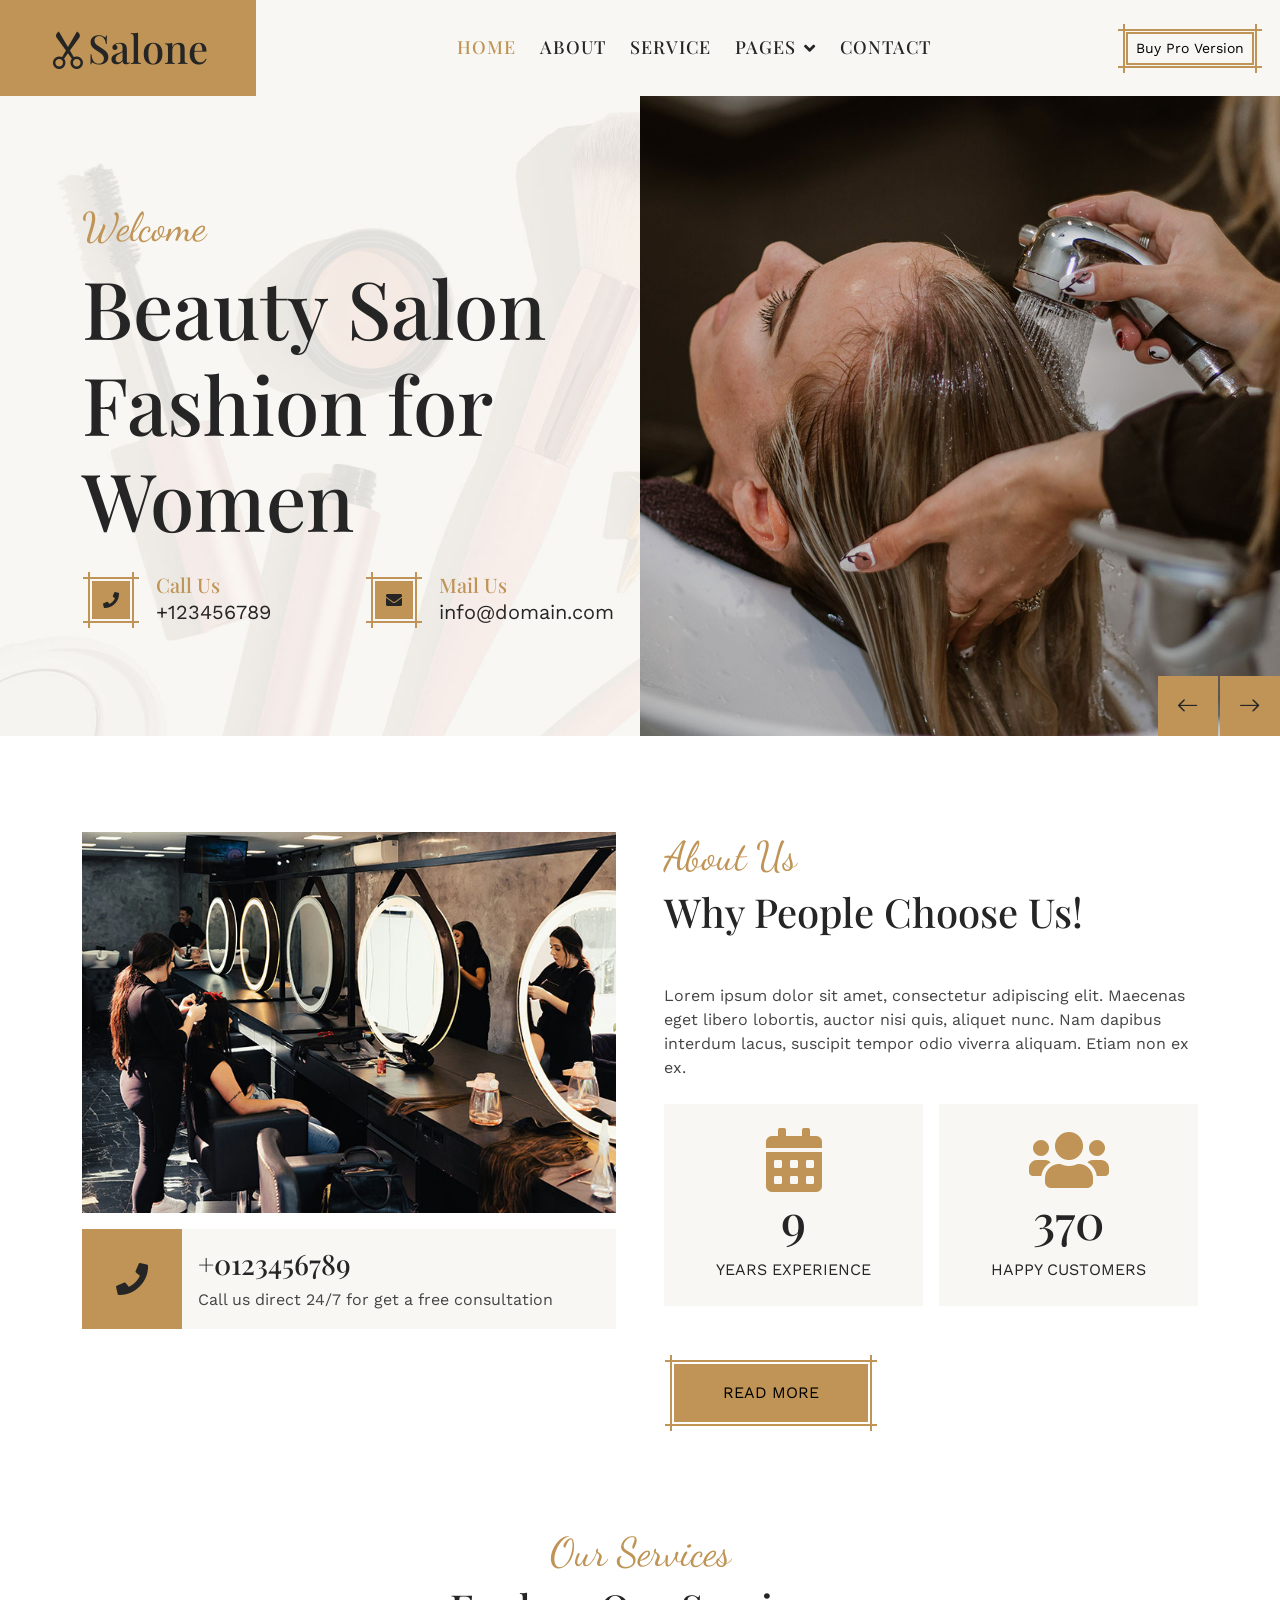
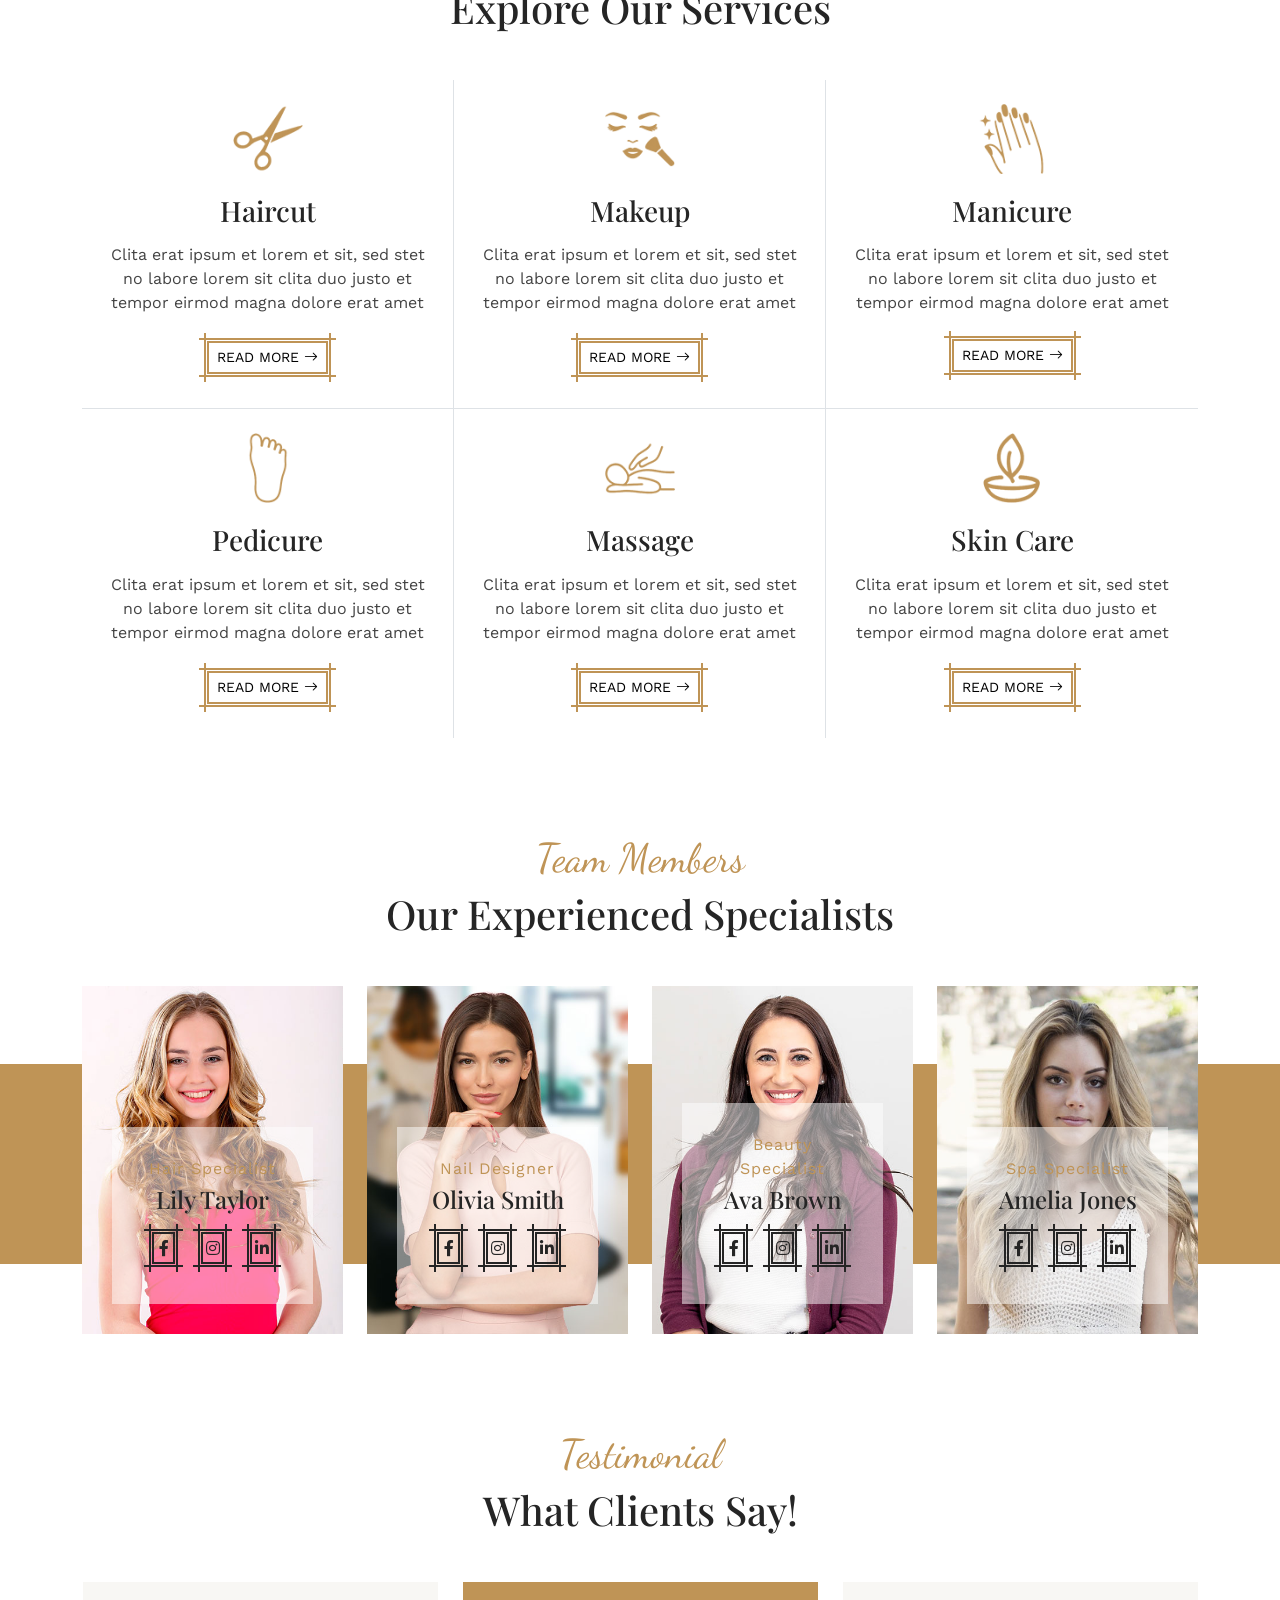
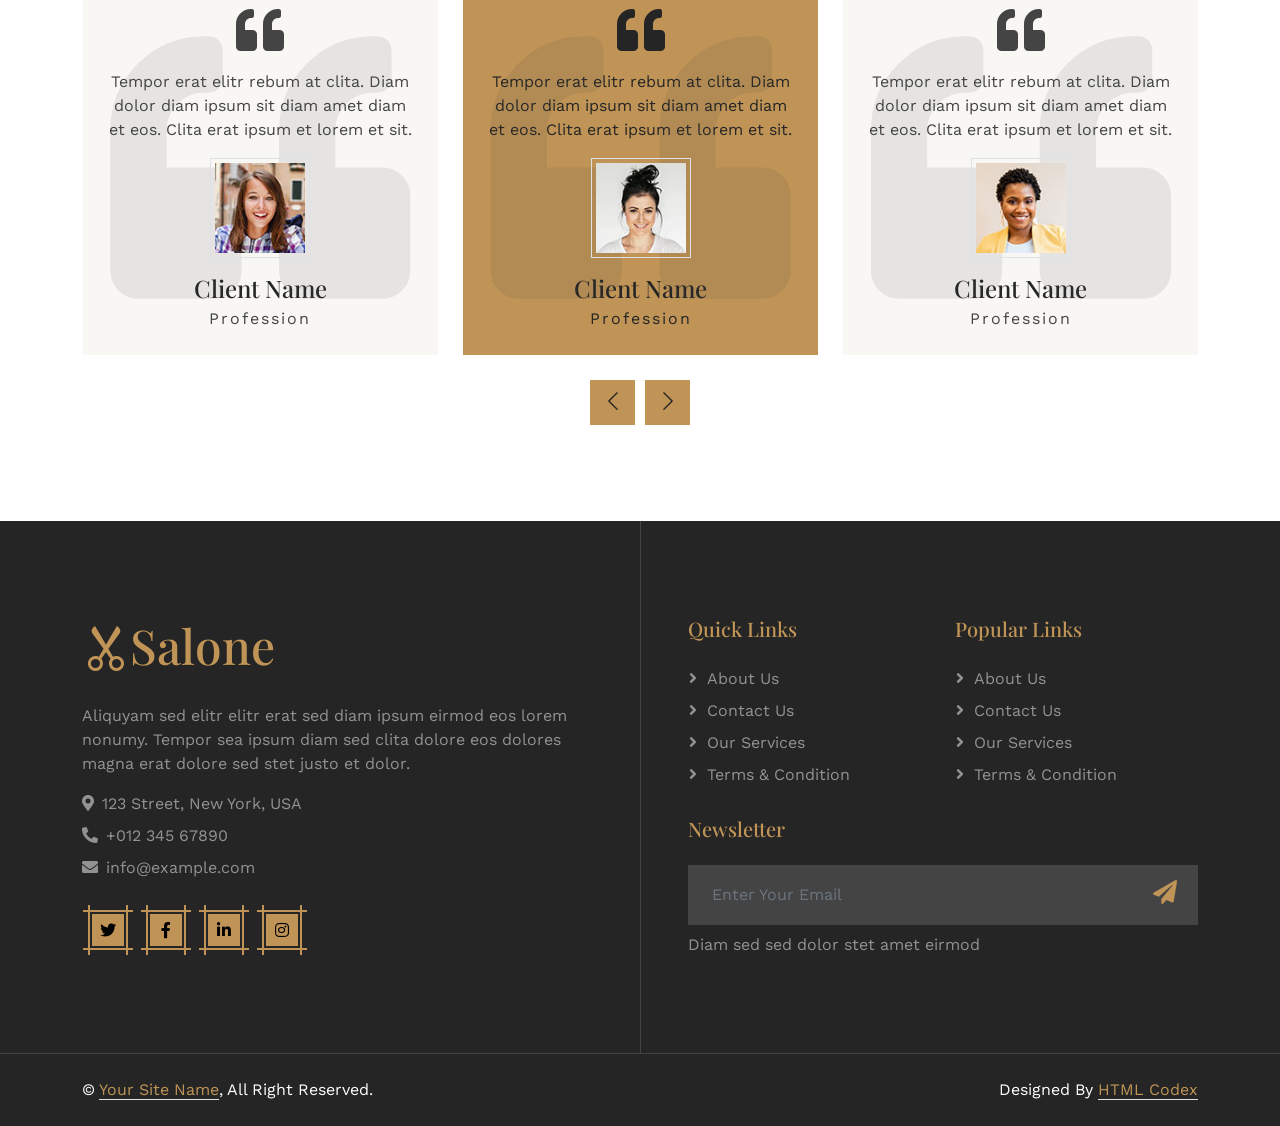
<file: sourceTemplate/Salone/index.html>
<!DOCTYPE html>
<html lang="en">

<head>
    <meta charset="utf-8">
    <title>Salone - Beauty Salon Website Template</title>
    <meta content="width=device-width, initial-scale=1.0" name="viewport">
    <meta content="" name="keywords">
    <meta content="" name="description">

    <!-- Favicon -->
    <link href="img/favicon.ico" rel="icon">

    <!-- Google Web Fonts -->
    <link rel="preconnect" href="https://fonts.googleapis.com">
    <link rel="preconnect" href="https://fonts.gstatic.com" crossorigin>
    <link
        href="https://fonts.googleapis.com/css2?family=Dancing+Script&family=Playfair+Display:wght@500&family=Work+Sans&display=swap"
        rel="stylesheet">

    <!-- Icon Font Stylesheet -->
    <link href="https://cdnjs.cloudflare.com/ajax/libs/font-awesome/5.10.0/css/all.min.css" rel="stylesheet">
    <link href="https://cdn.jsdelivr.net/npm/bootstrap-icons@1.4.1/font/bootstrap-icons.css" rel="stylesheet">

    <!-- Libraries Stylesheet -->
    <link href="lib/animate/animate.min.css" rel="stylesheet">
    <link href="lib/owlcarousel/assets/owl.carousel.min.css" rel="stylesheet">

    <!-- Customized Bootstrap Stylesheet -->
    <link href="css/bootstrap.min.css" rel="stylesheet">

    <!-- Template Stylesheet -->
    <link href="css/style.css" rel="stylesheet">
</head>

<body>
    <!-- Spinner Start -->
    <div id="spinner"
        class="show bg-white position-fixed translate-middle w-100 vh-100 top-50 start-50 d-flex align-items-center justify-content-center">
        <div class="spinner-grow text-primary" style="width: 3rem; height: 3rem;" role="status">
            <span class="sr-only">Loading...</span>
        </div>
    </div>
    <!-- Spinner End -->


    <!-- Navbar Start -->
    <div class="container-fluid bg-light sticky-top p-0">
        <nav class="navbar navbar-expand-lg navbar-light p-0">
            <a href="index.html" class="navbar-brand bg-primary py-4 px-5 me-0">
                <h1 class="mb-0"><i class="bi bi-scissors"></i>Salone</h1>
            </a>
            <button type="button" class="navbar-toggler me-4" data-bs-toggle="collapse"
                data-bs-target="#navbarCollapse">
                <span class="navbar-toggler-icon"></span>
            </button>
            <div class="collapse navbar-collapse p-3" id="navbarCollapse">
                <div class="navbar-nav mx-auto">
                    <a href="index.html" class="nav-item nav-link active">Home</a>
                    <a href="about.html" class="nav-item nav-link">About</a>
                    <a href="service.html" class="nav-item nav-link">Service</a>
                    <div class="nav-item dropdown">
                        <a href="#" class="nav-link dropdown-toggle" data-bs-toggle="dropdown">Pages</a>
                        <div class="dropdown-menu bg-light mt-2">
                            <a href="team.html" class="dropdown-item">Our Team</a>
                            <a href="testimonial.html" class="dropdown-item">Testimonial</a>
                            <a href="404.html" class="dropdown-item">404 Page</a>
                        </div>
                    </div>
                    <a href="contact.html" class="nav-item nav-link">Contact</a>
                </div>
                <a class="btn btn-sm btn-primary" href="https://htmlcodex.com/downloading/?item=3597">Buy Pro Version</a>
            </div>
        </nav>
    </div>
    <!-- Navbar End -->


    <!-- Hero Start -->
    <div class="container-fluid p-0 hero-header bg-light mb-5">
        <div class="container p-0">
            <div class="row g-0 align-items-center">
                <div class="col-lg-6 hero-header-text py-5">
                    <div class="py-5 px-3 ps-lg-0">
                        <h1 class="font-dancing-script text-primary animated slideInLeft">Welcome</h1>
                        <h1 class="display-1 mb-4 animated slideInLeft">Beauty Salon Fashion for Women</h1>
                        <div class="row g-4 animated slideInLeft">
                            <div class="col-md-6">
                                <div class="d-flex align-items-center">
                                    <div class="btn-square btn btn-primary flex-shrink-0">
                                        <i class="fa fa-phone text-dark"></i>
                                    </div>
                                    <div class="px-3">
                                        <h5 class="text-primary mb-0">Call Us</h5>
                                        <p class="fs-5 text-dark mb-0">+123456789</p>
                                    </div>
                                </div>
                            </div>
                            <div class="col-md-6">
                                <div class="d-flex align-items-center">
                                    <div class="btn-square btn btn-primary flex-shrink-0">
                                        <i class="fa fa-envelope text-dark"></i>
                                    </div>
                                    <div class="px-3">
                                        <h5 class="text-primary mb-0">Mail Us</h5>
                                        <p class="fs-5 text-dark mb-0">info@domain.com</p>
                                    </div>
                                </div>
                            </div>
                        </div>
                    </div>
                </div>
                <div class="col-lg-6">
                    <div class="owl-carousel header-carousel animated fadeIn">
                        <img class="img-fluid" src="img/hero-slider-1.jpg" alt="">
                        <img class="img-fluid" src="img/hero-slider-2.jpg" alt="">
                        <img class="img-fluid" src="img/hero-slider-3.jpg" alt="">
                    </div>
                </div>
            </div>
        </div>
    </div>
    <!-- Hero End -->


    <!-- About Start -->
    <div class="container-fluid py-5">
        <div class="container">
            <div class="row g-5">
                <div class="col-lg-6 wow fadeIn" data-wow-delay="0.2s">
                    <img class="img-fluid mb-3" src="img/about.jpg" alt="">
                    <div class="d-flex align-items-center bg-light">
                        <div class="btn-square flex-shrink-0 bg-primary" style="width: 100px; height: 100px;">
                            <i class="fa fa-phone fa-2x text-dark"></i>
                        </div>
                        <div class="px-3">
                            <h3>+0123456789</h3>
                            <span>Call us direct 24/7 for get a free consultation</span>
                        </div>
                    </div>
                </div>
                <div class="col-lg-6 wow fadeIn" data-wow-delay="0.5s">
                    <h1 class="font-dancing-script text-primary">About Us</h1>
                    <h1 class="mb-5">Why People Choose Us!</h1>
                    <p class="mb-4">Lorem ipsum dolor sit amet, consectetur adipiscing elit. Maecenas eget libero
                        lobortis, auctor nisi quis, aliquet nunc. Nam dapibus interdum lacus, suscipit tempor odio
                        viverra aliquam. Etiam non ex ex.</p>
                    <div class="row g-3 mb-5">
                        <div class="col-sm-6">
                            <div class="bg-light text-center p-4">
                                <i class="fas fa-calendar-alt fa-4x text-primary"></i>
                                <h1 class="display-5" data-toggle="counter-up">25</h1>
                                <p class="text-dark text-uppercase mb-0">Years experience</p>
                            </div>
                        </div>
                        <div class="col-sm-6">
                            <div class="bg-light text-center p-4">
                                <i class="fas fa-users fa-4x text-primary"></i>
                                <h1 class="display-5" data-toggle="counter-up">999</h1>
                                <p class="text-dark text-uppercase mb-0">Happy Customers</p>
                            </div>
                        </div>
                    </div>
                    <a class="btn btn-primary text-uppercase px-5 py-3" href="">Read More</a>
                </div>
            </div>
        </div>
    </div>
    <!-- About End -->


    <!-- Service Start -->
    <div class="container-fluid service py-5">
        <div class="container">
            <div class="text-center wow fadeIn" data-wow-delay="0.1s">
                <h1 class="font-dancing-script text-primary">Our Services</h1>
                <h1 class="mb-5">Explore Our Services</h1>
            </div>
            <div class="row g-4 g-md-0 text-center">
                <div class="col-md-6 col-lg-4">
                    <div class="service-item h-100 p-4 border-bottom border-end wow fadeIn" data-wow-delay="0.1s">
                        <img class="img-fluid" src="img/haircut.png" alt="">
                        <h3 class="mb-3">Haircut</h3>
                        <p class="mb-3">Clita erat ipsum et lorem et sit, sed stet no labore lorem sit clita duo justo
                            et tempor eirmod magna dolore erat amet</p>
                        <a class="btn btn-sm btn-primary text-uppercase" href="">Read More <i
                                class="bi bi-arrow-right"></i></a>
                    </div>
                </div>
                <div class="col-md-6 col-lg-4">
                    <div class="service-item h-100 p-4 border-bottom border-lg-end wow fadeIn" data-wow-delay="0.3s">
                        <img class="img-fluid" src="img/makeup.png" alt="">
                        <h3 class="mb-3">Makeup</h3>
                        <p class="mb-3">Clita erat ipsum et lorem et sit, sed stet no labore lorem sit clita duo justo
                            et tempor eirmod magna dolore erat amet</p>
                        <a class="btn btn-sm btn-primary text-uppercase" href="">Read More <i
                                class="bi bi-arrow-right"></i></a>
                    </div>
                </div>
                <div class="col-md-6 col-lg-4">
                    <div class="service-item h-100 p-4 border-bottom border-end border-lg-end-0 wow fadeIn"
                        data-wow-delay="0.5s">
                        <img class="img-fluid" src="img/manicure.png" alt="">
                        <h3 class="mb-3">Manicure</h3>
                        <p class="mb-3">Clita erat ipsum et lorem et sit, sed stet no labore lorem sit clita duo justo
                            et tempor eirmod magna dolore erat amet</p>
                        <a class="btn btn-sm btn-primary text-uppercase my-2" href="">Read More <i
                                class="bi bi-arrow-right"></i></a>
                    </div>
                </div>
                <div class="col-md-6 col-lg-4">
                    <div class="service-item h-100 p-4 border-bottom border-lg-bottom-0 border-lg-end wow fadeIn"
                        data-wow-delay="0.1s">
                        <img class="img-fluid" src="img/pedicure.png" alt="">
                        <h3 class="mb-3">Pedicure</h3>
                        <p class="mb-3">Clita erat ipsum et lorem et sit, sed stet no labore lorem sit clita duo justo
                            et tempor eirmod magna dolore erat amet</p>
                        <a class="btn btn-sm btn-primary text-uppercase" href="">Read More <i
                                class="bi bi-arrow-right"></i></a>
                    </div>
                </div>
                <div class="col-md-6 col-lg-4">
                    <div class="service-item h-100 p-4 border-end wow fadeIn" data-wow-delay="0.3s">
                        <img class="img-fluid" src="img/massage.png" alt="">
                        <h3 class="mb-3">Massage</h3>
                        <p class="mb-3">Clita erat ipsum et lorem et sit, sed stet no labore lorem sit clita duo justo
                            et tempor eirmod magna dolore erat amet</p>
                        <a class="btn btn-sm btn-primary text-uppercase" href="">Read More <i
                                class="bi bi-arrow-right"></i></a>
                    </div>
                </div>
                <div class="col-md-6 col-lg-4">
                    <div class="service-item h-100 p-4 wow fadeIn" data-wow-delay="0.5s">
                        <img class="img-fluid" src="img/skin-care.png" alt="">
                        <h3 class="mb-3">Skin Care</h3>
                        <p class="mb-3">Clita erat ipsum et lorem et sit, sed stet no labore lorem sit clita duo justo
                            et tempor eirmod magna dolore erat amet</p>
                        <a class="btn btn-sm btn-primary text-uppercase" href="">Read More <i
                                class="bi bi-arrow-right"></i></a>
                    </div>
                </div>
            </div>
        </div>
    </div>
    <!-- Service End -->


    <!-- Team Start -->
    <div class="container-fluid overflow-hidden py-5">
        <div class="container">
            <div class="text-center wow fadeIn" data-wow-delay="0.2s">
                <h1 class="font-dancing-script text-primary">Team Members</h1>
                <h1 class="mb-5">Our Experienced Specialists</h1>
            </div>
            <div class="row g-4 team">
                <div class="col-md-6 col-lg-3 wow fadeIn" data-wow-delay="0.1s">
                    <div class="team-item position-relative overflow-hidden">
                        <img class="img-fluid w-100" src="img/team-1.jpg" alt="">
                        <div class="team-overlay">
                            <p class="text-primary mb-1">Hair Specialist</p>
                            <h4>Lily Taylor</h4>
                            <div class="d-flex justify-content-center">
                                <a class="btn btn-dark btn-sm-square border-2 me-3" href="">
                                    <i class="fab fa-facebook-f"></i>
                                </a>
                                <a class="btn btn-dark btn-sm-square border-2 me-3" href="">
                                    <i class="fab fa-instagram"></i>
                                </a>
                                <a class="btn btn-dark btn-sm-square border-2" href="">
                                    <i class="fab fa-linkedin-in"></i>
                                </a>
                            </div>
                        </div>
                    </div>
                </div>
                <div class="col-md-6 col-lg-3 wow fadeIn" data-wow-delay="0.3s">
                    <div class="team-item position-relative overflow-hidden">
                        <img class="img-fluid w-100" src="img/team-2.jpg" alt="">
                        <div class="team-overlay">
                            <p class="text-primary mb-1">Nail Designer</p>
                            <h4>Olivia Smith</h4>
                            <div class="d-flex justify-content-center">
                                <a class="btn btn-dark btn-sm-square border-2 me-3" href="">
                                    <i class="fab fa-facebook-f"></i>
                                </a>
                                <a class="btn btn-dark btn-sm-square border-2 me-3" href="">
                                    <i class="fab fa-instagram"></i>
                                </a>
                                <a class="btn btn-dark btn-sm-square border-2" href="">
                                    <i class="fab fa-linkedin-in"></i>
                                </a>
                            </div>
                        </div>
                    </div>
                </div>
                <div class="col-md-6 col-lg-3 wow fadeIn" data-wow-delay="0.5s">
                    <div class="team-item position-relative overflow-hidden">
                        <img class="img-fluid w-100" src="img/team-3.jpg" alt="">
                        <div class="team-overlay">
                            <p class="text-primary mb-1">Beauty Specialist</p>
                            <h4>Ava Brown</h4>
                            <div class="d-flex justify-content-center">
                                <a class="btn btn-dark btn-sm-square border-2 me-3" href="">
                                    <i class="fab fa-facebook-f"></i>
                                </a>
                                <a class="btn btn-dark btn-sm-square border-2 me-3" href="">
                                    <i class="fab fa-instagram"></i>
                                </a>
                                <a class="btn btn-dark btn-sm-square border-2" href="">
                                    <i class="fab fa-linkedin-in"></i>
                                </a>
                            </div>
                        </div>
                    </div>
                </div>
                <div class="col-md-6 col-lg-3 wow fadeIn" data-wow-delay="0.7s">
                    <div class="team-item position-relative overflow-hidden">
                        <img class="img-fluid w-100" src="img/team-4.jpg" alt="">
                        <div class="team-overlay">
                            <p class="text-primary mb-1">Spa Specialist</p>
                            <h4>Amelia Jones</h4>
                            <div class="d-flex justify-content-center">
                                <a class="btn btn-dark btn-sm-square border-2 me-3" href="">
                                    <i class="fab fa-facebook-f"></i>
                                </a>
                                <a class="btn btn-dark btn-sm-square border-2 me-3" href="">
                                    <i class="fab fa-instagram"></i>
                                </a>
                                <a class="btn btn-dark btn-sm-square border-2" href="">
                                    <i class="fab fa-linkedin-in"></i>
                                </a>
                            </div>
                        </div>
                    </div>
                </div>
            </div>
        </div>
    </div>
    <!-- Team End -->


    <!-- Testimonial Start -->
    <div class="container-fluid py-5">
        <div class="container">
            <div class="text-center wow fadeIn" data-wow-delay="0.2s">
                <h1 class="font-dancing-script text-primary">Testimonial</h1>
                <h1 class="mb-5">What Clients Say!</h1>
            </div>
            <div class="owl-carousel testimonial-carousel wow fadeIn" data-wow-delay="0.3s">
                <div class="text-center bg-light p-4">
                    <i class="fa fa-quote-left fa-3x mb-3"></i>
                    <p>Tempor erat elitr rebum at clita. Diam dolor diam ipsum sit diam amet diam et eos. Clita erat ipsum et lorem et sit.</p>
                    <img class="img-fluid mx-auto border p-1 mb-3" src="img/testimonial-1.jpg" alt="">
                    <h4 class="mb-1">Client Name</h4>
                    <span>Profession</span>
                </div>
                <div class="text-center bg-light p-4">
                    <i class="fa fa-quote-left fa-3x mb-3"></i>
                    <p>Tempor erat elitr rebum at clita. Diam dolor diam ipsum sit diam amet diam et eos. Clita erat ipsum et lorem et sit.</p>
                    <img class="img-fluid mx-auto border p-1 mb-3" src="img/testimonial-2.jpg" alt="">
                    <h4 class="mb-1">Client Name</h4>
                    <span>Profession</span>
                </div>
                <div class="text-center bg-light p-4">
                    <i class="fa fa-quote-left fa-3x mb-3"></i>
                    <p>Tempor erat elitr rebum at clita. Diam dolor diam ipsum sit diam amet diam et eos. Clita erat ipsum et lorem et sit.</p>
                    <img class="img-fluid mx-auto border p-1 mb-3" src="img/testimonial-3.jpg" alt="">
                    <h4 class="mb-1">Client Name</h4>
                    <span>Profession</span>
                </div>
                <div class="text-center bg-light p-4">
                    <i class="fa fa-quote-left fa-3x mb-3"></i>
                    <p>Tempor erat elitr rebum at clita. Diam dolor diam ipsum sit diam amet diam et eos. Clita erat ipsum et lorem et sit.</p>
                    <img class="img-fluid mx-auto border p-1 mb-3" src="img/testimonial-4.jpg" alt="">
                    <h4 class="mb-1">Client Name</h4>
                    <span>Profession</span>
                </div>
            </div>
        </div>
    </div>
    <!-- Testimonial End -->


    <!-- Footer Start -->
    <div class="container-fluid footer position-relative bg-dark text-white-50 py-5 mt-5 wow fadeIn" data-wow-delay="0.2s">
        <div class="container py-5">
            <div class="row g-5">
                <div class="col-lg-6 pe-lg-5">
                    <a href="index.html" class="navbar-brand">
                        <h1 class="display-5 text-primary mb-0"><i class="bi bi-scissors"></i>Salone</h1>
                    </a>
                    <p>Aliquyam sed elitr elitr erat sed diam ipsum eirmod eos lorem nonumy. Tempor sea ipsum diam  sed clita dolore eos dolores magna erat dolore sed stet justo et dolor.</p>
                    <p class="mb-2"><i class="fa fa-map-marker-alt me-2"></i>123 Street, New York, USA</p>
                    <p class="mb-2"><i class="fa fa-phone-alt me-2"></i>+012 345 67890</p>
                    <p><i class="fa fa-envelope me-2"></i>info@example.com</p>
                    <div class="d-flex justify-content-start mt-4">
                        <a class="btn btn-sm-square btn-primary me-3" href="#"><i class="fab fa-twitter"></i></a>
                        <a class="btn btn-sm-square btn-primary me-3" href="#"><i class="fab fa-facebook-f"></i></a>
                        <a class="btn btn-sm-square btn-primary me-3" href="#"><i class="fab fa-linkedin-in"></i></a>
                        <a class="btn btn-sm-square btn-primary me-3" href="#"><i class="fab fa-instagram"></i></a>
                    </div>
                </div>
                <div class="col-lg-6 ps-lg-5">
                    <div class="row g-4">
                        <div class="col-sm-6">
                            <h5 class="text-primary mb-4">Quick Links</h5>
                            <a class="btn btn-link" href="">About Us</a>
                            <a class="btn btn-link" href="">Contact Us</a>
                            <a class="btn btn-link" href="">Our Services</a>
                            <a class="btn btn-link" href="">Terms & Condition</a>
                        </div>
                        <div class="col-sm-6">
                            <h5 class="text-primary mb-4">Popular Links</h5>
                            <a class="btn btn-link" href="">About Us</a>
                            <a class="btn btn-link" href="">Contact Us</a>
                            <a class="btn btn-link" href="">Our Services</a>
                            <a class="btn btn-link" href="">Terms & Condition</a>
                        </div>
                        <div class="col-sm-12">
                            <h5 class="text-primary mb-4">Newsletter</h5>
                            <div class="position-relative w-100 mb-2">
                                <input class="form-control bg-secondary border-0 w-100 ps-4 pe-5" type="text"
                                    placeholder="Enter Your Email" style="height: 60px;">
                                <button type="button" class="btn shadow-none position-absolute top-0 end-0 mt-2 me-2"><i
                                        class="fa fa-paper-plane text-primary fs-4"></i></button>
                            </div>
                            <p class="mb-0">Diam sed sed dolor stet amet eirmod</p>
                        </div>
                    </div>
                </div>
            </div>
        </div>
    </div>
    <!-- Footer End -->


    <!-- Copyright Start -->
    <div class="container-fluid bg-dark text-white border-top border-secondary py-4 wow fadeIn" data-wow-delay="0.1s">
        <div class="container">
            <div class="row">
                <div class="col-md-6 text-center text-md-start mb-3 mb-md-0">
                    &copy; <a class="border-bottom" href="#">Your Site Name</a>, All Right Reserved.
                </div>
                <div class="col-md-6 text-center text-md-end">

                    <!--/*** The author’s attribution link must remain intact in the template. ***/-->
                    <!--/*** If you wish to remove this credit link, please purchase the Pro Version . ***/-->
                    Designed By <a class="border-bottom" href="https://htmlcodex.com">HTML Codex</a>
                </div>
            </div>
        </div>
    </div>
    <!-- Copyright End -->


    <!-- Back to Top -->
    <a href="#" class="btn btn-lg btn-primary btn-lg-square back-to-top"><i class="bi bi-arrow-up"></i></a>


    <!-- JavaScript Libraries -->
    <script src="https://ajax.googleapis.com/ajax/libs/jquery/3.6.1/jquery.min.js"></script>
    <script src="https://cdn.jsdelivr.net/npm/bootstrap@5.0.0/dist/js/bootstrap.bundle.min.js"></script>
    <script src="lib/wow/wow.min.js"></script>
    <script src="lib/easing/easing.min.js"></script>
    <script src="lib/waypoints/waypoints.min.js"></script>
    <script src="lib/counterup/counterup.min.js"></script>
    <script src="lib/owlcarousel/owl.carousel.min.js"></script>

    <!-- Template Javascript -->
    <script src="js/main.js"></script>
</body>

</html>
</file>
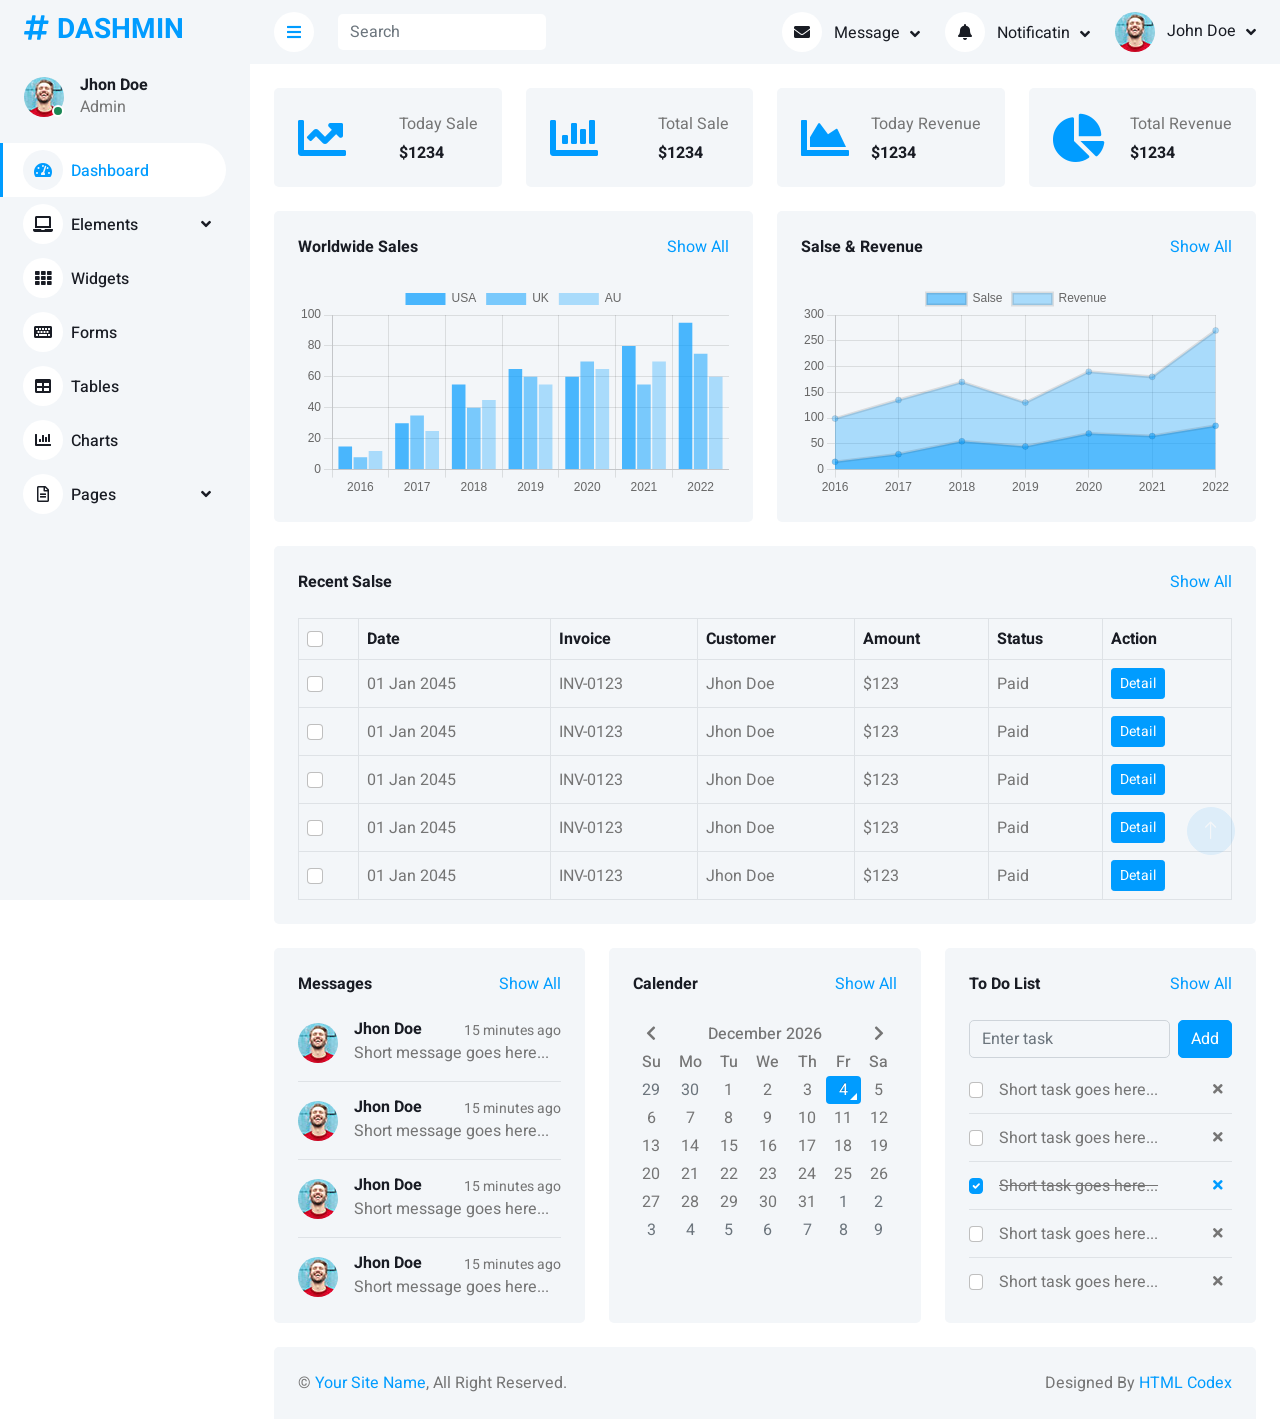
<file: sourceTemplate/bootstrap-admin-template-free/bootstrap-admin-template-free/index.html>
<!DOCTYPE html>
<html lang="en">

<head>
    <meta charset="utf-8">
    <title>DASHMIN - Bootstrap Admin Template</title>
    <meta content="width=device-width, initial-scale=1.0" name="viewport">
    <meta content="" name="keywords">
    <meta content="" name="description">

    <!-- Favicon -->
    <link href="img/favicon.ico" rel="icon">

    <!-- Google Web Fonts -->
    <link rel="preconnect" href="https://fonts.googleapis.com">
    <link rel="preconnect" href="https://fonts.gstatic.com" crossorigin>
    <link href="https://fonts.googleapis.com/css2?family=Heebo:wght@400;500;600;700&display=swap" rel="stylesheet">
    
    <!-- Icon Font Stylesheet -->
    <link href="https://cdnjs.cloudflare.com/ajax/libs/font-awesome/5.10.0/css/all.min.css" rel="stylesheet">
    <link href="https://cdn.jsdelivr.net/npm/bootstrap-icons@1.4.1/font/bootstrap-icons.css" rel="stylesheet">

    <!-- Libraries Stylesheet -->
    <link href="lib/owlcarousel/assets/owl.carousel.min.css" rel="stylesheet">
    <link href="lib/tempusdominus/css/tempusdominus-bootstrap-4.min.css" rel="stylesheet" />

    <!-- Customized Bootstrap Stylesheet -->
    <link href="css/bootstrap.min.css" rel="stylesheet">

    <!-- Template Stylesheet -->
    <link href="css/style.css" rel="stylesheet">
</head>

<body>
    <div class="container-fluid position-relative bg-white d-flex p-0">
        <!-- Spinner Start -->
        <div id="spinner" class="show bg-white position-fixed translate-middle w-100 vh-100 top-50 start-50 d-flex align-items-center justify-content-center">
            <div class="spinner-border text-primary" style="width: 3rem; height: 3rem;" role="status">
                <span class="sr-only">Loading...</span>
            </div>
        </div>
        <!-- Spinner End -->


        <!-- Sidebar Start -->
        <div class="sidebar pe-4 pb-3">
            <nav class="navbar bg-light navbar-light">
                <a href="index.html" class="navbar-brand mx-4 mb-3">
                    <h3 class="text-primary"><i class="fa fa-hashtag me-2"></i>DASHMIN</h3>
                </a>
                <div class="d-flex align-items-center ms-4 mb-4">
                    <div class="position-relative">
                        <img class="rounded-circle" src="img/user.jpg" alt="" style="width: 40px; height: 40px;">
                        <div class="bg-success rounded-circle border border-2 border-white position-absolute end-0 bottom-0 p-1"></div>
                    </div>
                    <div class="ms-3">
                        <h6 class="mb-0">Jhon Doe</h6>
                        <span>Admin</span>
                    </div>
                </div>
                <div class="navbar-nav w-100">
                    <a href="index.html" class="nav-item nav-link active"><i class="fa fa-tachometer-alt me-2"></i>Dashboard</a>
                    <div class="nav-item dropdown">
                        <a href="#" class="nav-link dropdown-toggle" data-bs-toggle="dropdown"><i class="fa fa-laptop me-2"></i>Elements</a>
                        <div class="dropdown-menu bg-transparent border-0">
                            <a href="button.html" class="dropdown-item">Buttons</a>
                            <a href="typography.html" class="dropdown-item">Typography</a>
                            <a href="element.html" class="dropdown-item">Other Elements</a>
                        </div>
                    </div>
                    <a href="widget.html" class="nav-item nav-link"><i class="fa fa-th me-2"></i>Widgets</a>
                    <a href="form.html" class="nav-item nav-link"><i class="fa fa-keyboard me-2"></i>Forms</a>
                    <a href="table.html" class="nav-item nav-link"><i class="fa fa-table me-2"></i>Tables</a>
                    <a href="chart.html" class="nav-item nav-link"><i class="fa fa-chart-bar me-2"></i>Charts</a>
                    <div class="nav-item dropdown">
                        <a href="#" class="nav-link dropdown-toggle" data-bs-toggle="dropdown"><i class="far fa-file-alt me-2"></i>Pages</a>
                        <div class="dropdown-menu bg-transparent border-0">
                            <a href="signin.html" class="dropdown-item">Sign In</a>
                            <a href="signup.html" class="dropdown-item">Sign Up</a>
                            <a href="404.html" class="dropdown-item">404 Error</a>
                            <a href="blank.html" class="dropdown-item">Blank Page</a>
                        </div>
                    </div>
                </div>
            </nav>
        </div>
        <!-- Sidebar End -->


        <!-- Content Start -->
        <div class="content">
            <!-- Navbar Start -->
            <nav class="navbar navbar-expand bg-light navbar-light sticky-top px-4 py-0">
                <a href="index.html" class="navbar-brand d-flex d-lg-none me-4">
                    <h2 class="text-primary mb-0"><i class="fa fa-hashtag"></i></h2>
                </a>
                <a href="#" class="sidebar-toggler flex-shrink-0">
                    <i class="fa fa-bars"></i>
                </a>
                <form class="d-none d-md-flex ms-4">
                    <input class="form-control border-0" type="search" placeholder="Search">
                </form>
                <div class="navbar-nav align-items-center ms-auto">
                    <div class="nav-item dropdown">
                        <a href="#" class="nav-link dropdown-toggle" data-bs-toggle="dropdown">
                            <i class="fa fa-envelope me-lg-2"></i>
                            <span class="d-none d-lg-inline-flex">Message</span>
                        </a>
                        <div class="dropdown-menu dropdown-menu-end bg-light border-0 rounded-0 rounded-bottom m-0">
                            <a href="#" class="dropdown-item">
                                <div class="d-flex align-items-center">
                                    <img class="rounded-circle" src="img/user.jpg" alt="" style="width: 40px; height: 40px;">
                                    <div class="ms-2">
                                        <h6 class="fw-normal mb-0">Jhon send you a message</h6>
                                        <small>15 minutes ago</small>
                                    </div>
                                </div>
                            </a>
                            <hr class="dropdown-divider">
                            <a href="#" class="dropdown-item">
                                <div class="d-flex align-items-center">
                                    <img class="rounded-circle" src="img/user.jpg" alt="" style="width: 40px; height: 40px;">
                                    <div class="ms-2">
                                        <h6 class="fw-normal mb-0">Jhon send you a message</h6>
                                        <small>15 minutes ago</small>
                                    </div>
                                </div>
                            </a>
                            <hr class="dropdown-divider">
                            <a href="#" class="dropdown-item">
                                <div class="d-flex align-items-center">
                                    <img class="rounded-circle" src="img/user.jpg" alt="" style="width: 40px; height: 40px;">
                                    <div class="ms-2">
                                        <h6 class="fw-normal mb-0">Jhon send you a message</h6>
                                        <small>15 minutes ago</small>
                                    </div>
                                </div>
                            </a>
                            <hr class="dropdown-divider">
                            <a href="#" class="dropdown-item text-center">See all message</a>
                        </div>
                    </div>
                    <div class="nav-item dropdown">
                        <a href="#" class="nav-link dropdown-toggle" data-bs-toggle="dropdown">
                            <i class="fa fa-bell me-lg-2"></i>
                            <span class="d-none d-lg-inline-flex">Notificatin</span>
                        </a>
                        <div class="dropdown-menu dropdown-menu-end bg-light border-0 rounded-0 rounded-bottom m-0">
                            <a href="#" class="dropdown-item">
                                <h6 class="fw-normal mb-0">Profile updated</h6>
                                <small>15 minutes ago</small>
                            </a>
                            <hr class="dropdown-divider">
                            <a href="#" class="dropdown-item">
                                <h6 class="fw-normal mb-0">New user added</h6>
                                <small>15 minutes ago</small>
                            </a>
                            <hr class="dropdown-divider">
                            <a href="#" class="dropdown-item">
                                <h6 class="fw-normal mb-0">Password changed</h6>
                                <small>15 minutes ago</small>
                            </a>
                            <hr class="dropdown-divider">
                            <a href="#" class="dropdown-item text-center">See all notifications</a>
                        </div>
                    </div>
                    <div class="nav-item dropdown">
                        <a href="#" class="nav-link dropdown-toggle" data-bs-toggle="dropdown">
                            <img class="rounded-circle me-lg-2" src="img/user.jpg" alt="" style="width: 40px; height: 40px;">
                            <span class="d-none d-lg-inline-flex">John Doe</span>
                        </a>
                        <div class="dropdown-menu dropdown-menu-end bg-light border-0 rounded-0 rounded-bottom m-0">
                            <a href="#" class="dropdown-item">My Profile</a>
                            <a href="#" class="dropdown-item">Settings</a>
                            <a href="#" class="dropdown-item">Log Out</a>
                        </div>
                    </div>
                </div>
            </nav>
            <!-- Navbar End -->


            <!-- Sale & Revenue Start -->
            <div class="container-fluid pt-4 px-4">
                <div class="row g-4">
                    <div class="col-sm-6 col-xl-3">
                        <div class="bg-light rounded d-flex align-items-center justify-content-between p-4">
                            <i class="fa fa-chart-line fa-3x text-primary"></i>
                            <div class="ms-3">
                                <p class="mb-2">Today Sale</p>
                                <h6 class="mb-0">$1234</h6>
                            </div>
                        </div>
                    </div>
                    <div class="col-sm-6 col-xl-3">
                        <div class="bg-light rounded d-flex align-items-center justify-content-between p-4">
                            <i class="fa fa-chart-bar fa-3x text-primary"></i>
                            <div class="ms-3">
                                <p class="mb-2">Total Sale</p>
                                <h6 class="mb-0">$1234</h6>
                            </div>
                        </div>
                    </div>
                    <div class="col-sm-6 col-xl-3">
                        <div class="bg-light rounded d-flex align-items-center justify-content-between p-4">
                            <i class="fa fa-chart-area fa-3x text-primary"></i>
                            <div class="ms-3">
                                <p class="mb-2">Today Revenue</p>
                                <h6 class="mb-0">$1234</h6>
                            </div>
                        </div>
                    </div>
                    <div class="col-sm-6 col-xl-3">
                        <div class="bg-light rounded d-flex align-items-center justify-content-between p-4">
                            <i class="fa fa-chart-pie fa-3x text-primary"></i>
                            <div class="ms-3">
                                <p class="mb-2">Total Revenue</p>
                                <h6 class="mb-0">$1234</h6>
                            </div>
                        </div>
                    </div>
                </div>
            </div>
            <!-- Sale & Revenue End -->


            <!-- Sales Chart Start -->
            <div class="container-fluid pt-4 px-4">
                <div class="row g-4">
                    <div class="col-sm-12 col-xl-6">
                        <div class="bg-light text-center rounded p-4">
                            <div class="d-flex align-items-center justify-content-between mb-4">
                                <h6 class="mb-0">Worldwide Sales</h6>
                                <a href="">Show All</a>
                            </div>
                            <canvas id="worldwide-sales"></canvas>
                        </div>
                    </div>
                    <div class="col-sm-12 col-xl-6">
                        <div class="bg-light text-center rounded p-4">
                            <div class="d-flex align-items-center justify-content-between mb-4">
                                <h6 class="mb-0">Salse & Revenue</h6>
                                <a href="">Show All</a>
                            </div>
                            <canvas id="salse-revenue"></canvas>
                        </div>
                    </div>
                </div>
            </div>
            <!-- Sales Chart End -->


            <!-- Recent Sales Start -->
            <div class="container-fluid pt-4 px-4">
                <div class="bg-light text-center rounded p-4">
                    <div class="d-flex align-items-center justify-content-between mb-4">
                        <h6 class="mb-0">Recent Salse</h6>
                        <a href="">Show All</a>
                    </div>
                    <div class="table-responsive">
                        <table class="table text-start align-middle table-bordered table-hover mb-0">
                            <thead>
                                <tr class="text-dark">
                                    <th scope="col"><input class="form-check-input" type="checkbox"></th>
                                    <th scope="col">Date</th>
                                    <th scope="col">Invoice</th>
                                    <th scope="col">Customer</th>
                                    <th scope="col">Amount</th>
                                    <th scope="col">Status</th>
                                    <th scope="col">Action</th>
                                </tr>
                            </thead>
                            <tbody>
                                <tr>
                                    <td><input class="form-check-input" type="checkbox"></td>
                                    <td>01 Jan 2045</td>
                                    <td>INV-0123</td>
                                    <td>Jhon Doe</td>
                                    <td>$123</td>
                                    <td>Paid</td>
                                    <td><a class="btn btn-sm btn-primary" href="">Detail</a></td>
                                </tr>
                                <tr>
                                    <td><input class="form-check-input" type="checkbox"></td>
                                    <td>01 Jan 2045</td>
                                    <td>INV-0123</td>
                                    <td>Jhon Doe</td>
                                    <td>$123</td>
                                    <td>Paid</td>
                                    <td><a class="btn btn-sm btn-primary" href="">Detail</a></td>
                                </tr>
                                <tr>
                                    <td><input class="form-check-input" type="checkbox"></td>
                                    <td>01 Jan 2045</td>
                                    <td>INV-0123</td>
                                    <td>Jhon Doe</td>
                                    <td>$123</td>
                                    <td>Paid</td>
                                    <td><a class="btn btn-sm btn-primary" href="">Detail</a></td>
                                </tr>
                                <tr>
                                    <td><input class="form-check-input" type="checkbox"></td>
                                    <td>01 Jan 2045</td>
                                    <td>INV-0123</td>
                                    <td>Jhon Doe</td>
                                    <td>$123</td>
                                    <td>Paid</td>
                                    <td><a class="btn btn-sm btn-primary" href="">Detail</a></td>
                                </tr>
                                <tr>
                                    <td><input class="form-check-input" type="checkbox"></td>
                                    <td>01 Jan 2045</td>
                                    <td>INV-0123</td>
                                    <td>Jhon Doe</td>
                                    <td>$123</td>
                                    <td>Paid</td>
                                    <td><a class="btn btn-sm btn-primary" href="">Detail</a></td>
                                </tr>
                            </tbody>
                        </table>
                    </div>
                </div>
            </div>
            <!-- Recent Sales End -->


            <!-- Widgets Start -->
            <div class="container-fluid pt-4 px-4">
                <div class="row g-4">
                    <div class="col-sm-12 col-md-6 col-xl-4">
                        <div class="h-100 bg-light rounded p-4">
                            <div class="d-flex align-items-center justify-content-between mb-2">
                                <h6 class="mb-0">Messages</h6>
                                <a href="">Show All</a>
                            </div>
                            <div class="d-flex align-items-center border-bottom py-3">
                                <img class="rounded-circle flex-shrink-0" src="img/user.jpg" alt="" style="width: 40px; height: 40px;">
                                <div class="w-100 ms-3">
                                    <div class="d-flex w-100 justify-content-between">
                                        <h6 class="mb-0">Jhon Doe</h6>
                                        <small>15 minutes ago</small>
                                    </div>
                                    <span>Short message goes here...</span>
                                </div>
                            </div>
                            <div class="d-flex align-items-center border-bottom py-3">
                                <img class="rounded-circle flex-shrink-0" src="img/user.jpg" alt="" style="width: 40px; height: 40px;">
                                <div class="w-100 ms-3">
                                    <div class="d-flex w-100 justify-content-between">
                                        <h6 class="mb-0">Jhon Doe</h6>
                                        <small>15 minutes ago</small>
                                    </div>
                                    <span>Short message goes here...</span>
                                </div>
                            </div>
                            <div class="d-flex align-items-center border-bottom py-3">
                                <img class="rounded-circle flex-shrink-0" src="img/user.jpg" alt="" style="width: 40px; height: 40px;">
                                <div class="w-100 ms-3">
                                    <div class="d-flex w-100 justify-content-between">
                                        <h6 class="mb-0">Jhon Doe</h6>
                                        <small>15 minutes ago</small>
                                    </div>
                                    <span>Short message goes here...</span>
                                </div>
                            </div>
                            <div class="d-flex align-items-center pt-3">
                                <img class="rounded-circle flex-shrink-0" src="img/user.jpg" alt="" style="width: 40px; height: 40px;">
                                <div class="w-100 ms-3">
                                    <div class="d-flex w-100 justify-content-between">
                                        <h6 class="mb-0">Jhon Doe</h6>
                                        <small>15 minutes ago</small>
                                    </div>
                                    <span>Short message goes here...</span>
                                </div>
                            </div>
                        </div>
                    </div>
                    <div class="col-sm-12 col-md-6 col-xl-4">
                        <div class="h-100 bg-light rounded p-4">
                            <div class="d-flex align-items-center justify-content-between mb-4">
                                <h6 class="mb-0">Calender</h6>
                                <a href="">Show All</a>
                            </div>
                            <div id="calender"></div>
                        </div>
                    </div>
                    <div class="col-sm-12 col-md-6 col-xl-4">
                        <div class="h-100 bg-light rounded p-4">
                            <div class="d-flex align-items-center justify-content-between mb-4">
                                <h6 class="mb-0">To Do List</h6>
                                <a href="">Show All</a>
                            </div>
                            <div class="d-flex mb-2">
                                <input class="form-control bg-transparent" type="text" placeholder="Enter task">
                                <button type="button" class="btn btn-primary ms-2">Add</button>
                            </div>
                            <div class="d-flex align-items-center border-bottom py-2">
                                <input class="form-check-input m-0" type="checkbox">
                                <div class="w-100 ms-3">
                                    <div class="d-flex w-100 align-items-center justify-content-between">
                                        <span>Short task goes here...</span>
                                        <button class="btn btn-sm"><i class="fa fa-times"></i></button>
                                    </div>
                                </div>
                            </div>
                            <div class="d-flex align-items-center border-bottom py-2">
                                <input class="form-check-input m-0" type="checkbox">
                                <div class="w-100 ms-3">
                                    <div class="d-flex w-100 align-items-center justify-content-between">
                                        <span>Short task goes here...</span>
                                        <button class="btn btn-sm"><i class="fa fa-times"></i></button>
                                    </div>
                                </div>
                            </div>
                            <div class="d-flex align-items-center border-bottom py-2">
                                <input class="form-check-input m-0" type="checkbox" checked>
                                <div class="w-100 ms-3">
                                    <div class="d-flex w-100 align-items-center justify-content-between">
                                        <span><del>Short task goes here...</del></span>
                                        <button class="btn btn-sm text-primary"><i class="fa fa-times"></i></button>
                                    </div>
                                </div>
                            </div>
                            <div class="d-flex align-items-center border-bottom py-2">
                                <input class="form-check-input m-0" type="checkbox">
                                <div class="w-100 ms-3">
                                    <div class="d-flex w-100 align-items-center justify-content-between">
                                        <span>Short task goes here...</span>
                                        <button class="btn btn-sm"><i class="fa fa-times"></i></button>
                                    </div>
                                </div>
                            </div>
                            <div class="d-flex align-items-center pt-2">
                                <input class="form-check-input m-0" type="checkbox">
                                <div class="w-100 ms-3">
                                    <div class="d-flex w-100 align-items-center justify-content-between">
                                        <span>Short task goes here...</span>
                                        <button class="btn btn-sm"><i class="fa fa-times"></i></button>
                                    </div>
                                </div>
                            </div>
                        </div>
                    </div>
                </div>
            </div>
            <!-- Widgets End -->


            <!-- Footer Start -->
            <div class="container-fluid pt-4 px-4">
                <div class="bg-light rounded-top p-4">
                    <div class="row">
                        <div class="col-12 col-sm-6 text-center text-sm-start">
                            &copy; <a href="#">Your Site Name</a>, All Right Reserved. 
                        </div>
                        <div class="col-12 col-sm-6 text-center text-sm-end">
                            <!--/*** This template is free as long as you keep the footer author’s credit link/attribution link/backlink. If you'd like to use the template without the footer author’s credit link/attribution link/backlink, you can purchase the Credit Removal License from "https://htmlcodex.com/credit-removal". Thank you for your support. ***/-->
                            Designed By <a href="https://htmlcodex.com">HTML Codex</a>
                        </div>
                    </div>
                </div>
            </div>
            <!-- Footer End -->
        </div>
        <!-- Content End -->


        <!-- Back to Top -->
        <a href="#" class="btn btn-lg btn-primary btn-lg-square back-to-top"><i class="bi bi-arrow-up"></i></a>
    </div>

    <!-- JavaScript Libraries -->
    <script src="https://code.jquery.com/jquery-3.4.1.min.js"></script>
    <script src="https://cdn.jsdelivr.net/npm/bootstrap@5.0.0/dist/js/bootstrap.bundle.min.js"></script>
    <script src="lib/chart/chart.min.js"></script>
    <script src="lib/easing/easing.min.js"></script>
    <script src="lib/waypoints/waypoints.min.js"></script>
    <script src="lib/owlcarousel/owl.carousel.min.js"></script>
    <script src="lib/tempusdominus/js/moment.min.js"></script>
    <script src="lib/tempusdominus/js/moment-timezone.min.js"></script>
    <script src="lib/tempusdominus/js/tempusdominus-bootstrap-4.min.js"></script>

    <!-- Template Javascript -->
    <script src="js/main.js"></script>
</body>

</html>
</file>
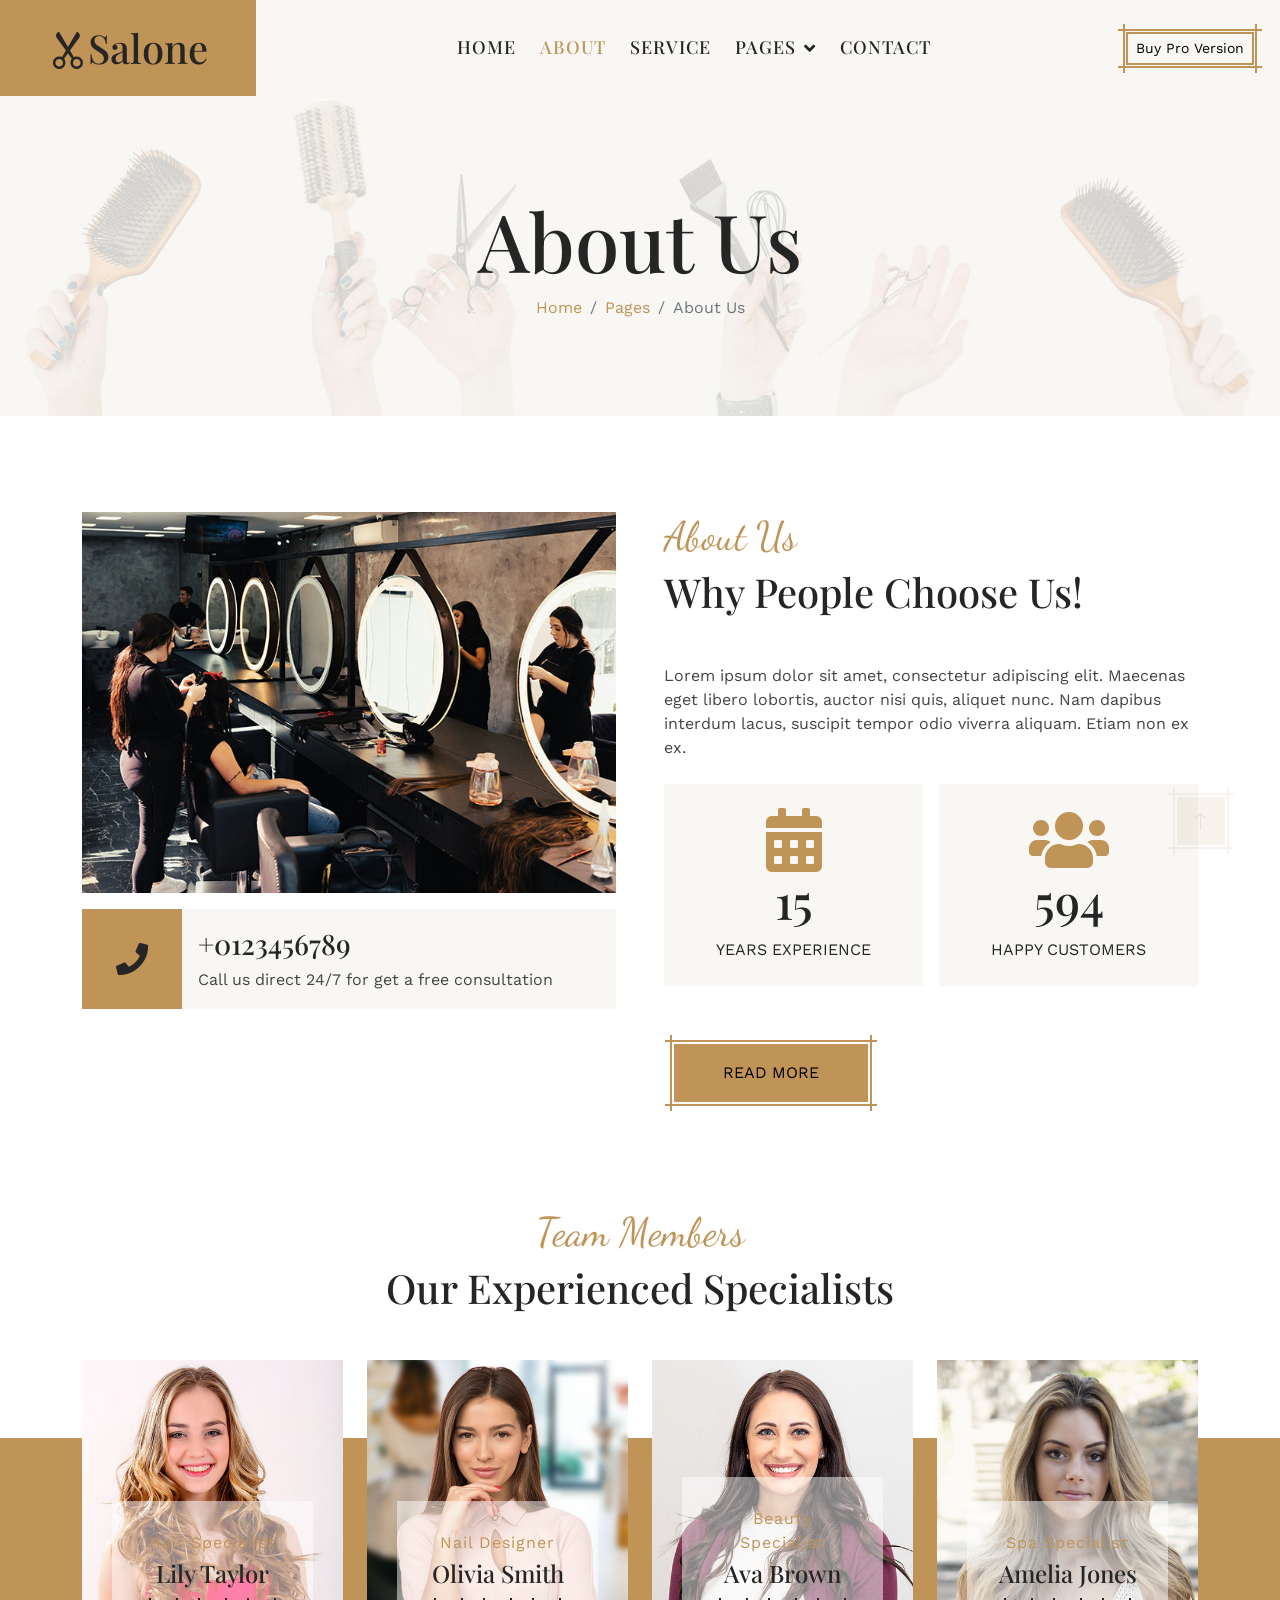
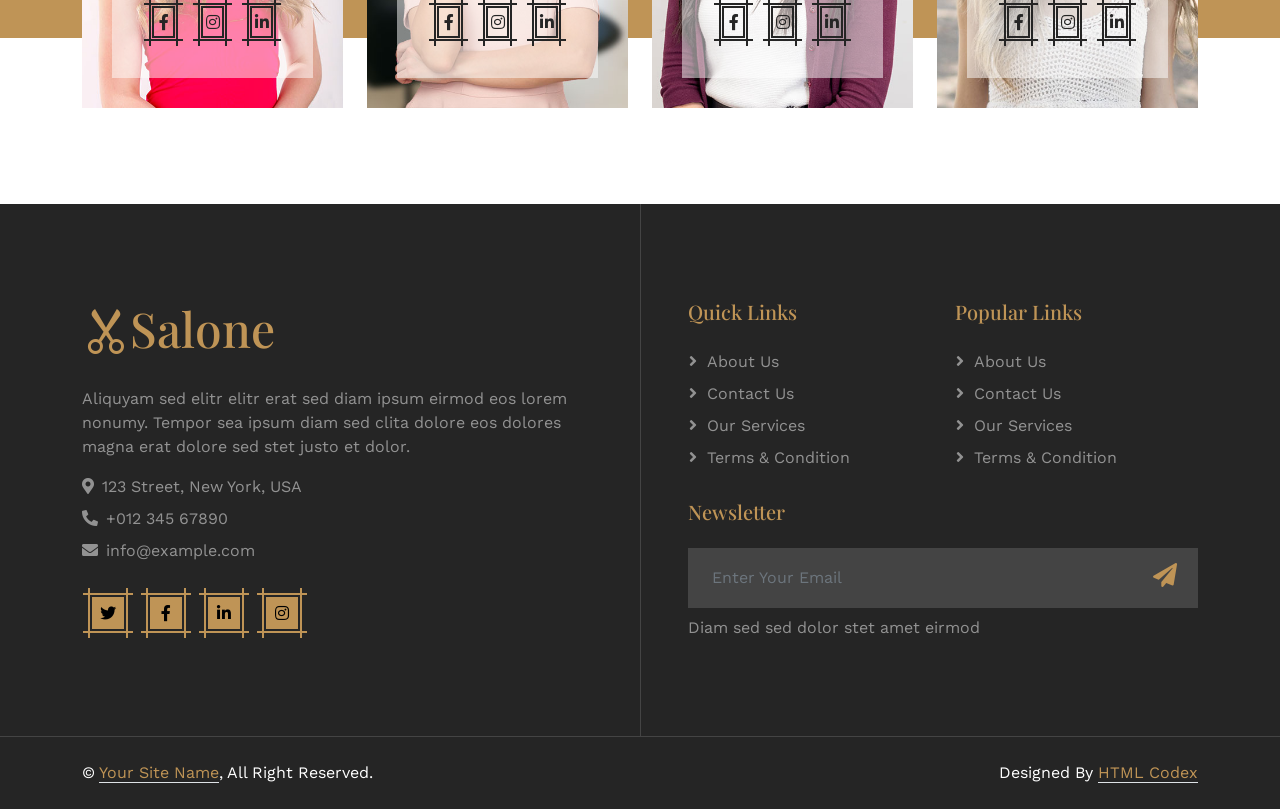
<file: sourceTemplate/Salone/about.html>
<!DOCTYPE html>
<html lang="en">

<head>
    <meta charset="utf-8">
    <title>Salone - Beauty Salon Website Template</title>
    <meta content="width=device-width, initial-scale=1.0" name="viewport">
    <meta content="" name="keywords">
    <meta content="" name="description">

    <!-- Favicon -->
    <link href="img/favicon.ico" rel="icon">

    <!-- Google Web Fonts -->
    <link rel="preconnect" href="https://fonts.googleapis.com">
    <link rel="preconnect" href="https://fonts.gstatic.com" crossorigin>
    <link
        href="https://fonts.googleapis.com/css2?family=Dancing+Script&family=Playfair+Display:wght@500&family=Work+Sans&display=swap"
        rel="stylesheet">

    <!-- Icon Font Stylesheet -->
    <link href="https://cdnjs.cloudflare.com/ajax/libs/font-awesome/5.10.0/css/all.min.css" rel="stylesheet">
    <link href="https://cdn.jsdelivr.net/npm/bootstrap-icons@1.4.1/font/bootstrap-icons.css" rel="stylesheet">

    <!-- Libraries Stylesheet -->
    <link href="lib/animate/animate.min.css" rel="stylesheet">
    <link href="lib/owlcarousel/assets/owl.carousel.min.css" rel="stylesheet">

    <!-- Customized Bootstrap Stylesheet -->
    <link href="css/bootstrap.min.css" rel="stylesheet">

    <!-- Template Stylesheet -->
    <link href="css/style.css" rel="stylesheet">
</head>

<body>
    <!-- Spinner Start -->
    <div id="spinner"
        class="show bg-white position-fixed translate-middle w-100 vh-100 top-50 start-50 d-flex align-items-center justify-content-center">
        <div class="spinner-grow text-primary" style="width: 3rem; height: 3rem;" role="status">
            <span class="sr-only">Loading...</span>
        </div>
    </div>
    <!-- Spinner End -->


    <!-- Navbar Start -->
    <div class="container-fluid bg-light sticky-top p-0">
        <nav class="navbar navbar-expand-lg navbar-light p-0">
            <a href="index.html" class="navbar-brand bg-primary py-4 px-5 me-0">
                <h1 class="mb-0"><i class="bi bi-scissors"></i>Salone</h1>
            </a>
            <button type="button" class="navbar-toggler me-4" data-bs-toggle="collapse"
                data-bs-target="#navbarCollapse">
                <span class="navbar-toggler-icon"></span>
            </button>
            <div class="collapse navbar-collapse p-3" id="navbarCollapse">
                <div class="navbar-nav mx-auto">
                    <a href="index.html" class="nav-item nav-link">Home</a>
                    <a href="about.html" class="nav-item nav-link active">About</a>
                    <a href="service.html" class="nav-item nav-link">Service</a>
                    <div class="nav-item dropdown">
                        <a href="#" class="nav-link dropdown-toggle" data-bs-toggle="dropdown">Pages</a>
                        <div class="dropdown-menu bg-light mt-2">
                            <a href="team.html" class="dropdown-item">Our Team</a>
                            <a href="testimonial.html" class="dropdown-item">Testimonial</a>
                            <a href="404.html" class="dropdown-item">404 Page</a>
                        </div>
                    </div>
                    <a href="contact.html" class="nav-item nav-link">Contact</a>
                </div>
                <a class="btn btn-sm btn-primary" href="https://htmlcodex.com/downloading/?item=3597">Buy Pro Version</a>
            </div>
        </nav>
    </div>
    <!-- Navbar End -->


    <!-- Hero Start -->
    <div class="container-fluid bg-light page-header py-5 mb-5">
        <div class="container text-center py-5">
            <h1 class="display-1 animated slideInLeft">About Us</h1>
            <nav aria-label="breadcrumb">
                <ol class="breadcrumb justify-content-center animated slideInLeft mb-0">
                    <li class="breadcrumb-item"><a class="text-primary" href="#">Home</a></li>
                    <li class="breadcrumb-item"><a class="text-primary" href="#">Pages</a></li>
                    <li class="breadcrumb-item active" aria-current="page">About Us</li>
                </ol>
            </nav>
        </div>
    </div>
    <!-- Hero End -->


    <!-- About Start -->
    <div class="container-fluid py-5">
        <div class="container">
            <div class="row g-5">
                <div class="col-lg-6 wow fadeIn" data-wow-delay="0.2s">
                    <img class="img-fluid mb-3" src="img/about.jpg" alt="">
                    <div class="d-flex align-items-center bg-light">
                        <div class="btn-square flex-shrink-0 bg-primary" style="width: 100px; height: 100px;">
                            <i class="fa fa-phone fa-2x text-dark"></i>
                        </div>
                        <div class="px-3">
                            <h3>+0123456789</h3>
                            <span>Call us direct 24/7 for get a free consultation</span>
                        </div>
                    </div>
                </div>
                <div class="col-lg-6 wow fadeIn" data-wow-delay="0.5s">
                    <h1 class="font-dancing-script text-primary">About Us</h1>
                    <h1 class="mb-5">Why People Choose Us!</h1>
                    <p class="mb-4">Lorem ipsum dolor sit amet, consectetur adipiscing elit. Maecenas eget libero
                        lobortis, auctor nisi quis, aliquet nunc. Nam dapibus interdum lacus, suscipit tempor odio
                        viverra aliquam. Etiam non ex ex.</p>
                    <div class="row g-3 mb-5">
                        <div class="col-sm-6">
                            <div class="bg-light text-center p-4">
                                <i class="fas fa-calendar-alt fa-4x text-primary"></i>
                                <h1 class="display-5" data-toggle="counter-up">25</h1>
                                <p class="text-dark text-uppercase mb-0">Years experience</p>
                            </div>
                        </div>
                        <div class="col-sm-6">
                            <div class="bg-light text-center p-4">
                                <i class="fas fa-users fa-4x text-primary"></i>
                                <h1 class="display-5" data-toggle="counter-up">999</h1>
                                <p class="text-dark text-uppercase mb-0">Happy Customers</p>
                            </div>
                        </div>
                    </div>
                    <a class="btn btn-primary text-uppercase px-5 py-3" href="">Read More</a>
                </div>
            </div>
        </div>
    </div>
    <!-- About End -->


    <!-- Team Start -->
    <div class="container-fluid overflow-hidden py-5">
        <div class="container">
            <div class="text-center wow fadeIn" data-wow-delay="0.2s">
                <h1 class="font-dancing-script text-primary">Team Members</h1>
                <h1 class="mb-5">Our Experienced Specialists</h1>
            </div>
            <div class="row g-4 team">
                <div class="col-md-6 col-lg-3 wow fadeIn" data-wow-delay="0.1s">
                    <div class="team-item position-relative overflow-hidden">
                        <img class="img-fluid w-100" src="img/team-1.jpg" alt="">
                        <div class="team-overlay">
                            <p class="text-primary mb-1">Hair Specialist</p>
                            <h4>Lily Taylor</h4>
                            <div class="d-flex justify-content-center">
                                <a class="btn btn-dark btn-sm-square border-2 me-3" href="">
                                    <i class="fab fa-facebook-f"></i>
                                </a>
                                <a class="btn btn-dark btn-sm-square border-2 me-3" href="">
                                    <i class="fab fa-instagram"></i>
                                </a>
                                <a class="btn btn-dark btn-sm-square border-2" href="">
                                    <i class="fab fa-linkedin-in"></i>
                                </a>
                            </div>
                        </div>
                    </div>
                </div>
                <div class="col-md-6 col-lg-3 wow fadeIn" data-wow-delay="0.3s">
                    <div class="team-item position-relative overflow-hidden">
                        <img class="img-fluid w-100" src="img/team-2.jpg" alt="">
                        <div class="team-overlay">
                            <p class="text-primary mb-1">Nail Designer</p>
                            <h4>Olivia Smith</h4>
                            <div class="d-flex justify-content-center">
                                <a class="btn btn-dark btn-sm-square border-2 me-3" href="">
                                    <i class="fab fa-facebook-f"></i>
                                </a>
                                <a class="btn btn-dark btn-sm-square border-2 me-3" href="">
                                    <i class="fab fa-instagram"></i>
                                </a>
                                <a class="btn btn-dark btn-sm-square border-2" href="">
                                    <i class="fab fa-linkedin-in"></i>
                                </a>
                            </div>
                        </div>
                    </div>
                </div>
                <div class="col-md-6 col-lg-3 wow fadeIn" data-wow-delay="0.5s">
                    <div class="team-item position-relative overflow-hidden">
                        <img class="img-fluid w-100" src="img/team-3.jpg" alt="">
                        <div class="team-overlay">
                            <p class="text-primary mb-1">Beauty Specialist</p>
                            <h4>Ava Brown</h4>
                            <div class="d-flex justify-content-center">
                                <a class="btn btn-dark btn-sm-square border-2 me-3" href="">
                                    <i class="fab fa-facebook-f"></i>
                                </a>
                                <a class="btn btn-dark btn-sm-square border-2 me-3" href="">
                                    <i class="fab fa-instagram"></i>
                                </a>
                                <a class="btn btn-dark btn-sm-square border-2" href="">
                                    <i class="fab fa-linkedin-in"></i>
                                </a>
                            </div>
                        </div>
                    </div>
                </div>
                <div class="col-md-6 col-lg-3 wow fadeIn" data-wow-delay="0.7s">
                    <div class="team-item position-relative overflow-hidden">
                        <img class="img-fluid w-100" src="img/team-4.jpg" alt="">
                        <div class="team-overlay">
                            <p class="text-primary mb-1">Spa Specialist</p>
                            <h4>Amelia Jones</h4>
                            <div class="d-flex justify-content-center">
                                <a class="btn btn-dark btn-sm-square border-2 me-3" href="">
                                    <i class="fab fa-facebook-f"></i>
                                </a>
                                <a class="btn btn-dark btn-sm-square border-2 me-3" href="">
                                    <i class="fab fa-instagram"></i>
                                </a>
                                <a class="btn btn-dark btn-sm-square border-2" href="">
                                    <i class="fab fa-linkedin-in"></i>
                                </a>
                            </div>
                        </div>
                    </div>
                </div>
            </div>
        </div>
    </div>
    <!-- Team End -->
        

    <!-- Footer Start -->
    <div class="container-fluid footer position-relative bg-dark text-white-50 py-5 mt-5 wow fadeIn" data-wow-delay="0.2s">
        <div class="container py-5">
            <div class="row g-5">
                <div class="col-lg-6 pe-lg-5">
                    <a href="index.html" class="navbar-brand">
                        <h1 class="display-5 text-primary mb-0"><i class="bi bi-scissors"></i>Salone</h1>
                    </a>
                    <p>Aliquyam sed elitr elitr erat sed diam ipsum eirmod eos lorem nonumy. Tempor sea ipsum diam  sed clita dolore eos dolores magna erat dolore sed stet justo et dolor.</p>
                    <p class="mb-2"><i class="fa fa-map-marker-alt me-2"></i>123 Street, New York, USA</p>
                    <p class="mb-2"><i class="fa fa-phone-alt me-2"></i>+012 345 67890</p>
                    <p><i class="fa fa-envelope me-2"></i>info@example.com</p>
                    <div class="d-flex justify-content-start mt-4">
                        <a class="btn btn-sm-square btn-primary me-3" href="#"><i class="fab fa-twitter"></i></a>
                        <a class="btn btn-sm-square btn-primary me-3" href="#"><i class="fab fa-facebook-f"></i></a>
                        <a class="btn btn-sm-square btn-primary me-3" href="#"><i class="fab fa-linkedin-in"></i></a>
                        <a class="btn btn-sm-square btn-primary me-3" href="#"><i class="fab fa-instagram"></i></a>
                    </div>
                </div>
                <div class="col-lg-6 ps-lg-5">
                    <div class="row g-4">
                        <div class="col-sm-6">
                            <h5 class="text-primary mb-4">Quick Links</h5>
                            <a class="btn btn-link" href="">About Us</a>
                            <a class="btn btn-link" href="">Contact Us</a>
                            <a class="btn btn-link" href="">Our Services</a>
                            <a class="btn btn-link" href="">Terms & Condition</a>
                        </div>
                        <div class="col-sm-6">
                            <h5 class="text-primary mb-4">Popular Links</h5>
                            <a class="btn btn-link" href="">About Us</a>
                            <a class="btn btn-link" href="">Contact Us</a>
                            <a class="btn btn-link" href="">Our Services</a>
                            <a class="btn btn-link" href="">Terms & Condition</a>
                        </div>
                        <div class="col-sm-12">
                            <h5 class="text-primary mb-4">Newsletter</h5>
                            <div class="position-relative w-100 mb-2">
                                <input class="form-control bg-secondary border-0 w-100 ps-4 pe-5" type="text"
                                    placeholder="Enter Your Email" style="height: 60px;">
                                <button type="button" class="btn shadow-none position-absolute top-0 end-0 mt-2 me-2"><i
                                        class="fa fa-paper-plane text-primary fs-4"></i></button>
                            </div>
                            <p class="mb-0">Diam sed sed dolor stet amet eirmod</p>
                        </div>
                    </div>
                </div>
            </div>
        </div>
    </div>
    <!-- Footer End -->


    <!-- Copyright Start -->
    <div class="container-fluid bg-dark text-white border-top border-secondary py-4 wow fadeIn" data-wow-delay="0.1s">
        <div class="container">
            <div class="row">
                <div class="col-md-6 text-center text-md-start mb-3 mb-md-0">
                    &copy; <a class="border-bottom" href="#">Your Site Name</a>, All Right Reserved.
                </div>
                <div class="col-md-6 text-center text-md-end">

                    <!--/*** The author’s attribution link must remain intact in the template. ***/-->
                    <!--/*** If you wish to remove this credit link, please purchase the Pro Version . ***/-->
                    Designed By <a class="border-bottom" href="https://htmlcodex.com">HTML Codex</a>
                </div>
            </div>
        </div>
    </div>
    <!-- Copyright End -->


    <!-- Back to Top -->
    <a href="#" class="btn btn-lg btn-primary btn-lg-square back-to-top"><i class="bi bi-arrow-up"></i></a>


    <!-- JavaScript Libraries -->
    <script src="https://ajax.googleapis.com/ajax/libs/jquery/3.6.1/jquery.min.js"></script>
    <script src="https://cdn.jsdelivr.net/npm/bootstrap@5.0.0/dist/js/bootstrap.bundle.min.js"></script>
    <script src="lib/wow/wow.min.js"></script>
    <script src="lib/easing/easing.min.js"></script>
    <script src="lib/waypoints/waypoints.min.js"></script>
    <script src="lib/counterup/counterup.min.js"></script>
    <script src="lib/owlcarousel/owl.carousel.min.js"></script>

    <!-- Template Javascript -->
    <script src="js/main.js"></script>
</body>

</html>
</file>
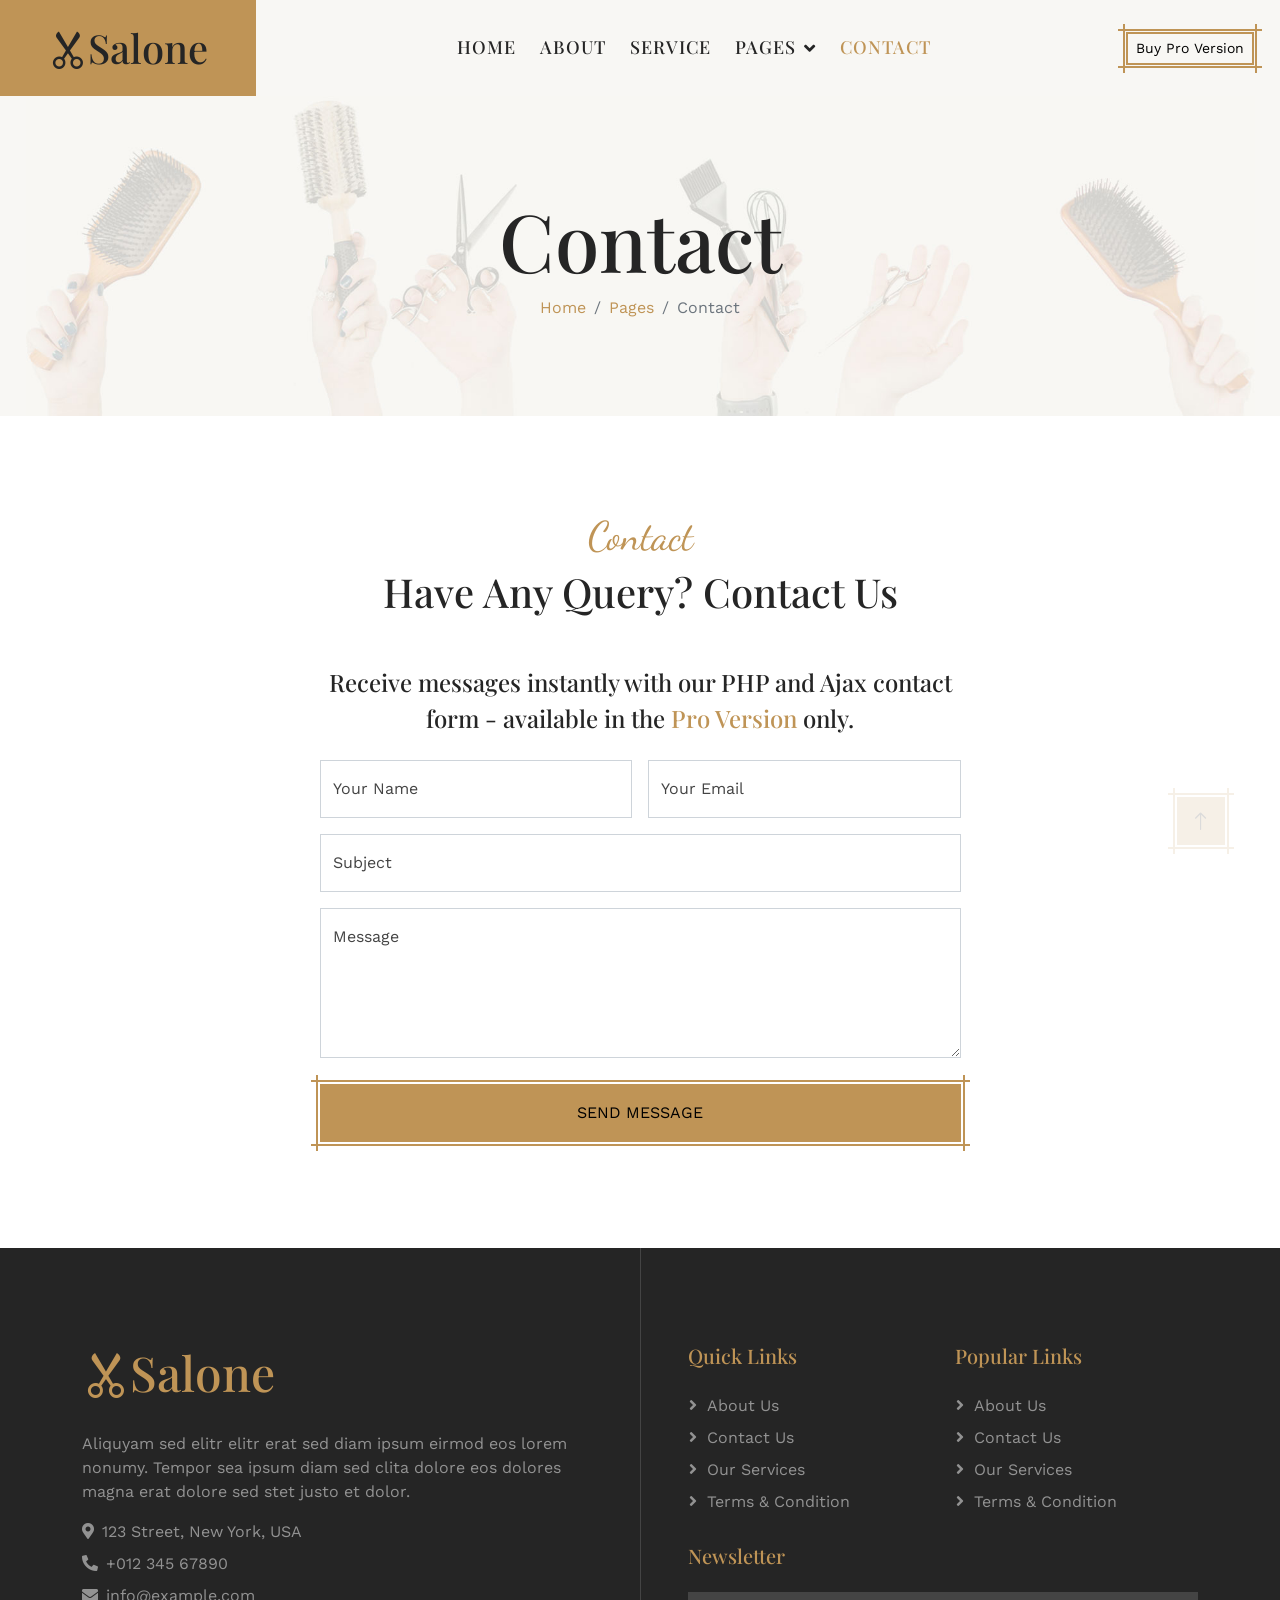
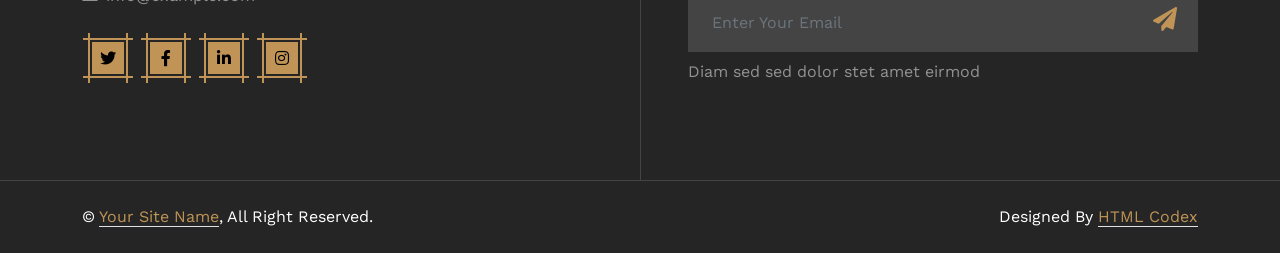
<file: sourceTemplate/Salone/contact.html>
<!DOCTYPE html>
<html lang="en">

<head>
    <meta charset="utf-8">
    <title>Salone - Beauty Salon Website Template</title>
    <meta content="width=device-width, initial-scale=1.0" name="viewport">
    <meta content="" name="keywords">
    <meta content="" name="description">

    <!-- Favicon -->
    <link href="img/favicon.ico" rel="icon">

    <!-- Google Web Fonts -->
    <link rel="preconnect" href="https://fonts.googleapis.com">
    <link rel="preconnect" href="https://fonts.gstatic.com" crossorigin>
    <link
        href="https://fonts.googleapis.com/css2?family=Dancing+Script&family=Playfair+Display:wght@500&family=Work+Sans&display=swap"
        rel="stylesheet">

    <!-- Icon Font Stylesheet -->
    <link href="https://cdnjs.cloudflare.com/ajax/libs/font-awesome/5.10.0/css/all.min.css" rel="stylesheet">
    <link href="https://cdn.jsdelivr.net/npm/bootstrap-icons@1.4.1/font/bootstrap-icons.css" rel="stylesheet">

    <!-- Libraries Stylesheet -->
    <link href="lib/animate/animate.min.css" rel="stylesheet">
    <link href="lib/owlcarousel/assets/owl.carousel.min.css" rel="stylesheet">

    <!-- Customized Bootstrap Stylesheet -->
    <link href="css/bootstrap.min.css" rel="stylesheet">

    <!-- Template Stylesheet -->
    <link href="css/style.css" rel="stylesheet">
</head>

<body>
    <!-- Spinner Start -->
    <div id="spinner"
        class="show bg-white position-fixed translate-middle w-100 vh-100 top-50 start-50 d-flex align-items-center justify-content-center">
        <div class="spinner-grow text-primary" style="width: 3rem; height: 3rem;" role="status">
            <span class="sr-only">Loading...</span>
        </div>
    </div>
    <!-- Spinner End -->


    <!-- Navbar Start -->
    <div class="container-fluid bg-light sticky-top p-0">
        <nav class="navbar navbar-expand-lg navbar-light p-0">
            <a href="index.html" class="navbar-brand bg-primary py-4 px-5 me-0">
                <h1 class="mb-0"><i class="bi bi-scissors"></i>Salone</h1>
            </a>
            <button type="button" class="navbar-toggler me-4" data-bs-toggle="collapse"
                data-bs-target="#navbarCollapse">
                <span class="navbar-toggler-icon"></span>
            </button>
            <div class="collapse navbar-collapse p-3" id="navbarCollapse">
                <div class="navbar-nav mx-auto">
                    <a href="index.html" class="nav-item nav-link">Home</a>
                    <a href="about.html" class="nav-item nav-link">About</a>
                    <a href="service.html" class="nav-item nav-link">Service</a>
                    <div class="nav-item dropdown">
                        <a href="#" class="nav-link dropdown-toggle" data-bs-toggle="dropdown">Pages</a>
                        <div class="dropdown-menu bg-light mt-2">
                            <a href="team.html" class="dropdown-item">Our Team</a>
                            <a href="testimonial.html" class="dropdown-item">Testimonial</a>
                            <a href="404.html" class="dropdown-item">404 Page</a>
                        </div>
                    </div>
                    <a href="contact.html" class="nav-item nav-link active">Contact</a>
                </div>
                <a class="btn btn-sm btn-primary" href="https://htmlcodex.com/downloading/?item=3597">Buy Pro Version</a>
            </div>
        </nav>
    </div>
    <!-- Navbar End -->


    <!-- Hero Start -->
    <div class="container-fluid bg-light page-header py-5 mb-5">
        <div class="container text-center py-5">
            <h1 class="display-1 animated slideInLeft">Contact</h1>
            <nav aria-label="breadcrumb">
                <ol class="breadcrumb justify-content-center animated slideInLeft mb-0">
                    <li class="breadcrumb-item"><a class="text-primary" href="#">Home</a></li>
                    <li class="breadcrumb-item"><a class="text-primary" href="#">Pages</a></li>
                    <li class="breadcrumb-item active" aria-current="page">Contact</li>
                </ol>
            </nav>
        </div>
    </div>
    <!-- Hero End -->


    <!-- Contact Start -->
    <div class="container-fluid py-5">
        <div class="container">
            <div class="text-center wow fadeIn" data-wow-delay="0.1s">
                <h1 class="font-dancing-script text-primary">Contact</h1>
                <h1 class="mb-5">Have Any Query? Contact Us</h1>
            </div>
            <div class="row justify-content-center">
                <div class="col-lg-7">
                    <h4 class="text-center lh-base mb-4">Receive messages instantly with our PHP and Ajax contact form - available in the <a href="https://htmlcodex.com/downloading/?item=3597">Pro Version</a> only.</h4>
                    <div class="wow fadeIn" data-wow-delay="0.3s">
                        <form>
                            <div class="row g-3">
                                <div class="col-md-6">
                                    <div class="form-floating">
                                        <input type="text" class="form-control" id="name" placeholder="Your Name">
                                        <label for="name">Your Name</label>
                                    </div>
                                </div>
                                <div class="col-md-6">
                                    <div class="form-floating">
                                        <input type="email" class="form-control" id="email" placeholder="Your Email">
                                        <label for="email">Your Email</label>
                                    </div>
                                </div>
                                <div class="col-12">
                                    <div class="form-floating">
                                        <input type="text" class="form-control" id="subject" placeholder="Subject">
                                        <label for="subject">Subject</label>
                                    </div>
                                </div>
                                <div class="col-12">
                                    <div class="form-floating">
                                        <textarea class="form-control" placeholder="Leave a message here" id="message" style="height: 150px"></textarea>
                                        <label for="message">Message</label>
                                    </div>
                                </div>
                                <div class="col-12">
                                    <button class="btn btn-primary w-100 py-3 ms-0" type="submit">SEND MESSAGE</button>
                                </div>
                            </div>
                        </form>
                    </div>
                </div>
            </div>
        </div>
    </div>
    <!-- Contact End -->
        

    <!-- Footer Start -->
    <div class="container-fluid footer position-relative bg-dark text-white-50 py-5 mt-5 wow fadeIn" data-wow-delay="0.2s">
        <div class="container py-5">
            <div class="row g-5">
                <div class="col-lg-6 pe-lg-5">
                    <a href="index.html" class="navbar-brand">
                        <h1 class="display-5 text-primary mb-0"><i class="bi bi-scissors"></i>Salone</h1>
                    </a>
                    <p>Aliquyam sed elitr elitr erat sed diam ipsum eirmod eos lorem nonumy. Tempor sea ipsum diam  sed clita dolore eos dolores magna erat dolore sed stet justo et dolor.</p>
                    <p class="mb-2"><i class="fa fa-map-marker-alt me-2"></i>123 Street, New York, USA</p>
                    <p class="mb-2"><i class="fa fa-phone-alt me-2"></i>+012 345 67890</p>
                    <p><i class="fa fa-envelope me-2"></i>info@example.com</p>
                    <div class="d-flex justify-content-start mt-4">
                        <a class="btn btn-sm-square btn-primary me-3" href="#"><i class="fab fa-twitter"></i></a>
                        <a class="btn btn-sm-square btn-primary me-3" href="#"><i class="fab fa-facebook-f"></i></a>
                        <a class="btn btn-sm-square btn-primary me-3" href="#"><i class="fab fa-linkedin-in"></i></a>
                        <a class="btn btn-sm-square btn-primary me-3" href="#"><i class="fab fa-instagram"></i></a>
                    </div>
                </div>
                <div class="col-lg-6 ps-lg-5">
                    <div class="row g-4">
                        <div class="col-sm-6">
                            <h5 class="text-primary mb-4">Quick Links</h5>
                            <a class="btn btn-link" href="">About Us</a>
                            <a class="btn btn-link" href="">Contact Us</a>
                            <a class="btn btn-link" href="">Our Services</a>
                            <a class="btn btn-link" href="">Terms & Condition</a>
                        </div>
                        <div class="col-sm-6">
                            <h5 class="text-primary mb-4">Popular Links</h5>
                            <a class="btn btn-link" href="">About Us</a>
                            <a class="btn btn-link" href="">Contact Us</a>
                            <a class="btn btn-link" href="">Our Services</a>
                            <a class="btn btn-link" href="">Terms & Condition</a>
                        </div>
                        <div class="col-sm-12">
                            <h5 class="text-primary mb-4">Newsletter</h5>
                            <div class="position-relative w-100 mb-2">
                                <input class="form-control bg-secondary border-0 w-100 ps-4 pe-5" type="text"
                                    placeholder="Enter Your Email" style="height: 60px;">
                                <button type="button" class="btn shadow-none position-absolute top-0 end-0 mt-2 me-2"><i
                                        class="fa fa-paper-plane text-primary fs-4"></i></button>
                            </div>
                            <p class="mb-0">Diam sed sed dolor stet amet eirmod</p>
                        </div>
                    </div>
                </div>
            </div>
        </div>
    </div>
    <!-- Footer End -->


    <!-- Copyright Start -->
    <div class="container-fluid bg-dark text-white border-top border-secondary py-4 wow fadeIn" data-wow-delay="0.1s">
        <div class="container">
            <div class="row">
                <div class="col-md-6 text-center text-md-start mb-3 mb-md-0">
                    &copy; <a class="border-bottom" href="#">Your Site Name</a>, All Right Reserved.
                </div>
                <div class="col-md-6 text-center text-md-end">

                    <!--/*** The author’s attribution link must remain intact in the template. ***/-->
                    <!--/*** If you wish to remove this credit link, please purchase the Pro Version . ***/-->
                    Designed By <a class="border-bottom" href="https://htmlcodex.com">HTML Codex</a>
                </div>
            </div>
        </div>
    </div>
    <!-- Copyright End -->


    <!-- Back to Top -->
    <a href="#" class="btn btn-lg btn-primary btn-lg-square back-to-top"><i class="bi bi-arrow-up"></i></a>


    <!-- JavaScript Libraries -->
    <script src="https://ajax.googleapis.com/ajax/libs/jquery/3.6.1/jquery.min.js"></script>
    <script src="https://cdn.jsdelivr.net/npm/bootstrap@5.0.0/dist/js/bootstrap.bundle.min.js"></script>
    <script src="lib/wow/wow.min.js"></script>
    <script src="lib/easing/easing.min.js"></script>
    <script src="lib/waypoints/waypoints.min.js"></script>
    <script src="lib/counterup/counterup.min.js"></script>
    <script src="lib/owlcarousel/owl.carousel.min.js"></script>

    <!-- Template Javascript -->
    <script src="js/main.js"></script>
</body>

</html>
</file>
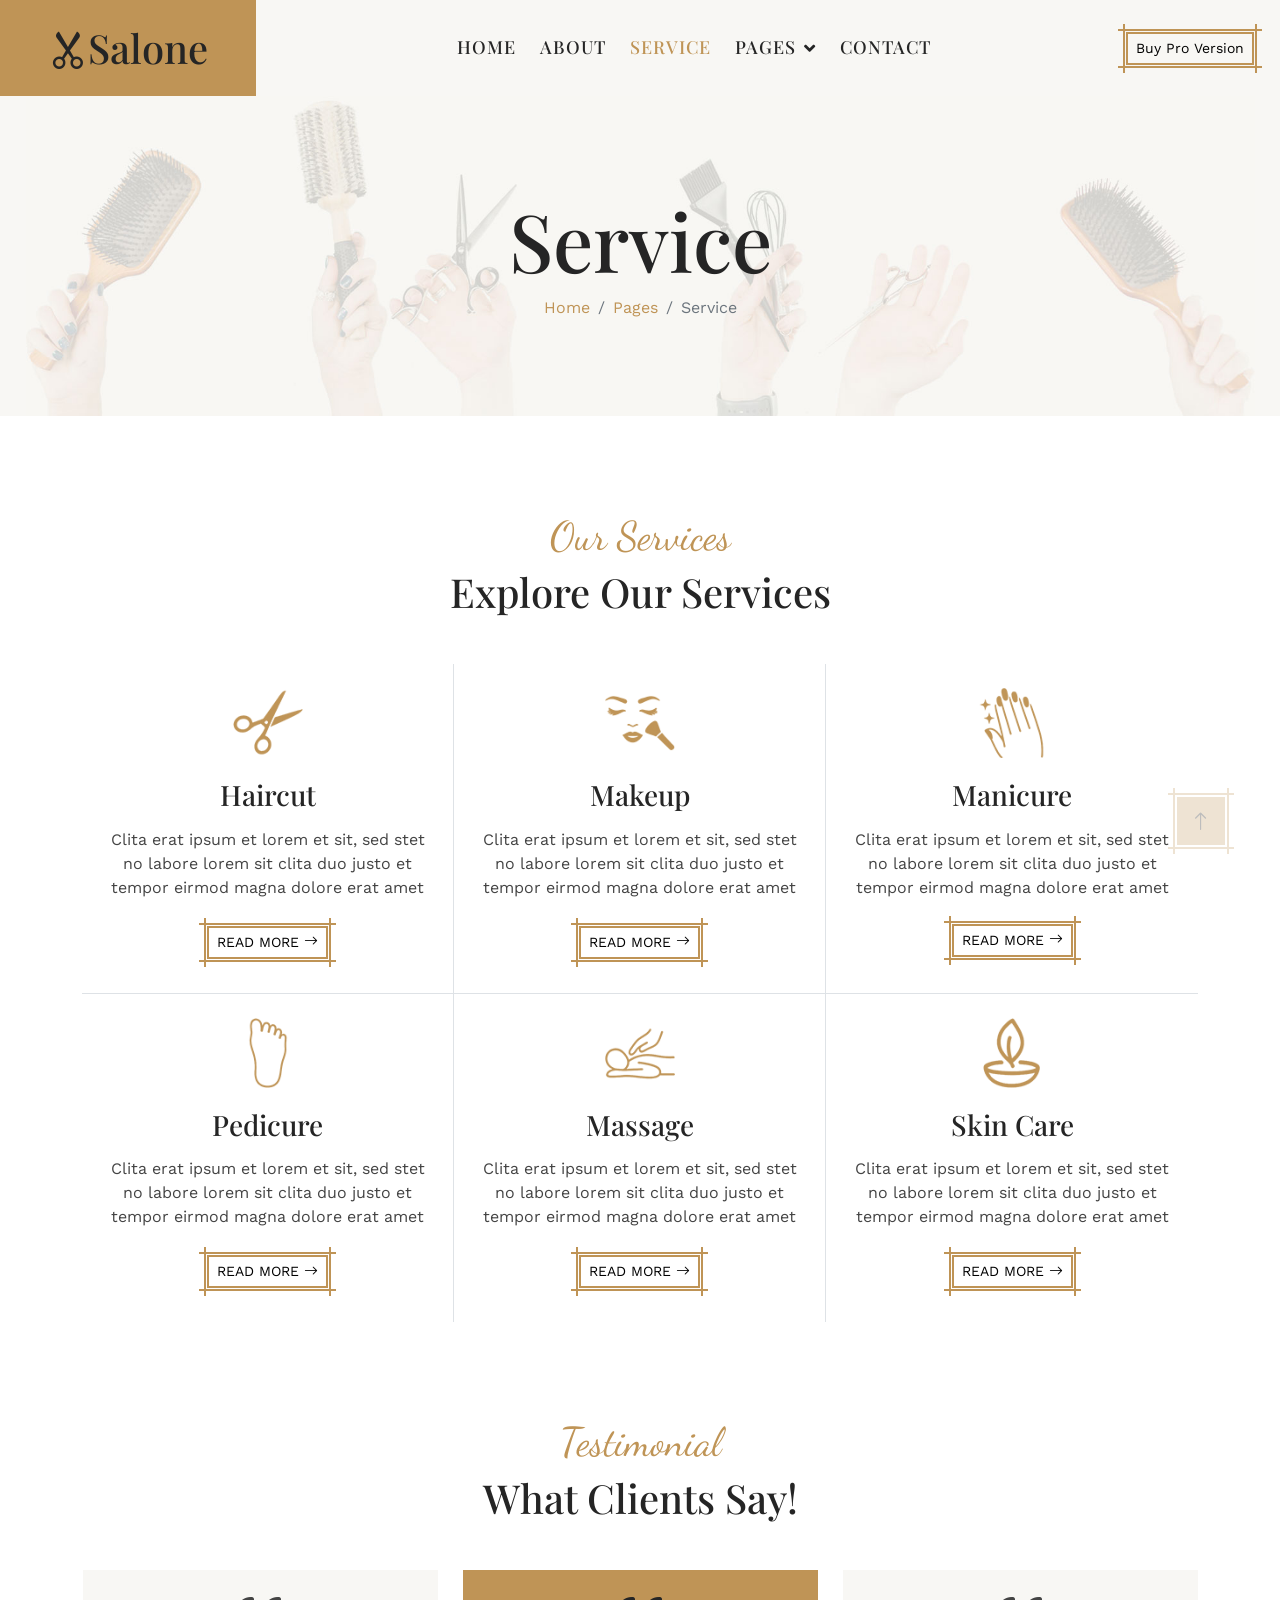
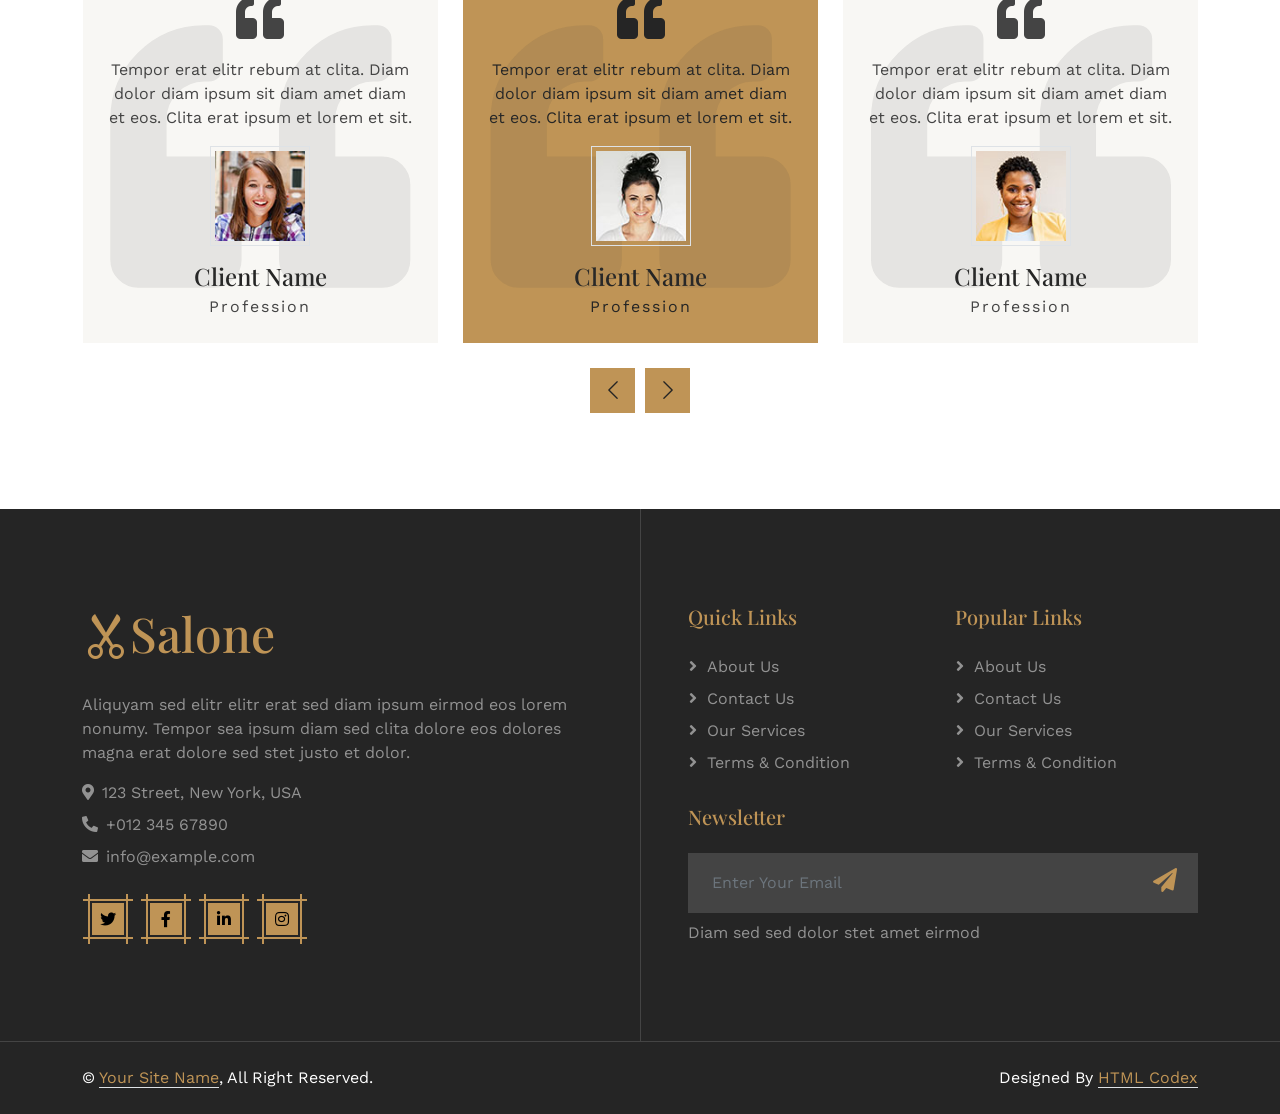
<file: sourceTemplate/Salone/service.html>
<!DOCTYPE html>
<html lang="en">

<head>
    <meta charset="utf-8">
    <title>Salone - Beauty Salon Website Template</title>
    <meta content="width=device-width, initial-scale=1.0" name="viewport">
    <meta content="" name="keywords">
    <meta content="" name="description">

    <!-- Favicon -->
    <link href="img/favicon.ico" rel="icon">

    <!-- Google Web Fonts -->
    <link rel="preconnect" href="https://fonts.googleapis.com">
    <link rel="preconnect" href="https://fonts.gstatic.com" crossorigin>
    <link
        href="https://fonts.googleapis.com/css2?family=Dancing+Script&family=Playfair+Display:wght@500&family=Work+Sans&display=swap"
        rel="stylesheet">

    <!-- Icon Font Stylesheet -->
    <link href="https://cdnjs.cloudflare.com/ajax/libs/font-awesome/5.10.0/css/all.min.css" rel="stylesheet">
    <link href="https://cdn.jsdelivr.net/npm/bootstrap-icons@1.4.1/font/bootstrap-icons.css" rel="stylesheet">

    <!-- Libraries Stylesheet -->
    <link href="lib/animate/animate.min.css" rel="stylesheet">
    <link href="lib/owlcarousel/assets/owl.carousel.min.css" rel="stylesheet">

    <!-- Customized Bootstrap Stylesheet -->
    <link href="css/bootstrap.min.css" rel="stylesheet">

    <!-- Template Stylesheet -->
    <link href="css/style.css" rel="stylesheet">
</head>

<body>
    <!-- Spinner Start -->
    <div id="spinner"
        class="show bg-white position-fixed translate-middle w-100 vh-100 top-50 start-50 d-flex align-items-center justify-content-center">
        <div class="spinner-grow text-primary" style="width: 3rem; height: 3rem;" role="status">
            <span class="sr-only">Loading...</span>
        </div>
    </div>
    <!-- Spinner End -->


    <!-- Navbar Start -->
    <div class="container-fluid bg-light sticky-top p-0">
        <nav class="navbar navbar-expand-lg navbar-light p-0">
            <a href="index.html" class="navbar-brand bg-primary py-4 px-5 me-0">
                <h1 class="mb-0"><i class="bi bi-scissors"></i>Salone</h1>
            </a>
            <button type="button" class="navbar-toggler me-4" data-bs-toggle="collapse"
                data-bs-target="#navbarCollapse">
                <span class="navbar-toggler-icon"></span>
            </button>
            <div class="collapse navbar-collapse p-3" id="navbarCollapse">
                <div class="navbar-nav mx-auto">
                    <a href="index.html" class="nav-item nav-link">Home</a>
                    <a href="about.html" class="nav-item nav-link">About</a>
                    <a href="service.html" class="nav-item nav-link active">Service</a>
                    <div class="nav-item dropdown">
                        <a href="#" class="nav-link dropdown-toggle" data-bs-toggle="dropdown">Pages</a>
                        <div class="dropdown-menu bg-light mt-2">
                            <a href="team.html" class="dropdown-item">Our Team</a>
                            <a href="testimonial.html" class="dropdown-item">Testimonial</a>
                            <a href="404.html" class="dropdown-item">404 Page</a>
                        </div>
                    </div>
                    <a href="contact.html" class="nav-item nav-link">Contact</a>
                </div>
                <a class="btn btn-sm btn-primary" href="https://htmlcodex.com/downloading/?item=3597">Buy Pro Version</a>
            </div>
        </nav>
    </div>
    <!-- Navbar End -->


    <!-- Hero Start -->
    <div class="container-fluid bg-light page-header py-5 mb-5">
        <div class="container text-center py-5">
            <h1 class="display-1 animated slideInLeft">Service</h1>
            <nav aria-label="breadcrumb">
                <ol class="breadcrumb justify-content-center animated slideInLeft mb-0">
                    <li class="breadcrumb-item"><a class="text-primary" href="#">Home</a></li>
                    <li class="breadcrumb-item"><a class="text-primary" href="#">Pages</a></li>
                    <li class="breadcrumb-item active" aria-current="page">Service</li>
                </ol>
            </nav>
        </div>
    </div>
    <!-- Hero End -->


    <!-- Service Start -->
    <div class="container-fluid service py-5">
        <div class="container">
            <div class="text-center wow fadeIn" data-wow-delay="0.1s">
                <h1 class="font-dancing-script text-primary">Our Services</h1>
                <h1 class="mb-5">Explore Our Services</h1>
            </div>
            <div class="row g-4 g-md-0 text-center">
                <div class="col-md-6 col-lg-4">
                    <div class="service-item h-100 p-4 border-bottom border-end wow fadeIn" data-wow-delay="0.1s">
                        <img class="img-fluid" src="img/haircut.png" alt="">
                        <h3 class="mb-3">Haircut</h3>
                        <p class="mb-3">Clita erat ipsum et lorem et sit, sed stet no labore lorem sit clita duo justo
                            et tempor eirmod magna dolore erat amet</p>
                        <a class="btn btn-sm btn-primary text-uppercase" href="">Read More <i
                                class="bi bi-arrow-right"></i></a>
                    </div>
                </div>
                <div class="col-md-6 col-lg-4">
                    <div class="service-item h-100 p-4 border-bottom border-lg-end wow fadeIn" data-wow-delay="0.3s">
                        <img class="img-fluid" src="img/makeup.png" alt="">
                        <h3 class="mb-3">Makeup</h3>
                        <p class="mb-3">Clita erat ipsum et lorem et sit, sed stet no labore lorem sit clita duo justo
                            et tempor eirmod magna dolore erat amet</p>
                        <a class="btn btn-sm btn-primary text-uppercase" href="">Read More <i
                                class="bi bi-arrow-right"></i></a>
                    </div>
                </div>
                <div class="col-md-6 col-lg-4">
                    <div class="service-item h-100 p-4 border-bottom border-end border-lg-end-0 wow fadeIn"
                        data-wow-delay="0.5s">
                        <img class="img-fluid" src="img/manicure.png" alt="">
                        <h3 class="mb-3">Manicure</h3>
                        <p class="mb-3">Clita erat ipsum et lorem et sit, sed stet no labore lorem sit clita duo justo
                            et tempor eirmod magna dolore erat amet</p>
                        <a class="btn btn-sm btn-primary text-uppercase my-2" href="">Read More <i
                                class="bi bi-arrow-right"></i></a>
                    </div>
                </div>
                <div class="col-md-6 col-lg-4">
                    <div class="service-item h-100 p-4 border-bottom border-lg-bottom-0 border-lg-end wow fadeIn"
                        data-wow-delay="0.1s">
                        <img class="img-fluid" src="img/pedicure.png" alt="">
                        <h3 class="mb-3">Pedicure</h3>
                        <p class="mb-3">Clita erat ipsum et lorem et sit, sed stet no labore lorem sit clita duo justo
                            et tempor eirmod magna dolore erat amet</p>
                        <a class="btn btn-sm btn-primary text-uppercase" href="">Read More <i
                                class="bi bi-arrow-right"></i></a>
                    </div>
                </div>
                <div class="col-md-6 col-lg-4">
                    <div class="service-item h-100 p-4 border-end wow fadeIn" data-wow-delay="0.3s">
                        <img class="img-fluid" src="img/massage.png" alt="">
                        <h3 class="mb-3">Massage</h3>
                        <p class="mb-3">Clita erat ipsum et lorem et sit, sed stet no labore lorem sit clita duo justo
                            et tempor eirmod magna dolore erat amet</p>
                        <a class="btn btn-sm btn-primary text-uppercase" href="">Read More <i
                                class="bi bi-arrow-right"></i></a>
                    </div>
                </div>
                <div class="col-md-6 col-lg-4">
                    <div class="service-item h-100 p-4 wow fadeIn" data-wow-delay="0.5s">
                        <img class="img-fluid" src="img/skin-care.png" alt="">
                        <h3 class="mb-3">Skin Care</h3>
                        <p class="mb-3">Clita erat ipsum et lorem et sit, sed stet no labore lorem sit clita duo justo
                            et tempor eirmod magna dolore erat amet</p>
                        <a class="btn btn-sm btn-primary text-uppercase" href="">Read More <i
                                class="bi bi-arrow-right"></i></a>
                    </div>
                </div>
            </div>
        </div>
    </div>
    <!-- Service End -->


    <!-- Testimonial Start -->
    <div class="container-fluid py-5">
        <div class="container">
            <div class="text-center wow fadeIn" data-wow-delay="0.2s">
                <h1 class="font-dancing-script text-primary">Testimonial</h1>
                <h1 class="mb-5">What Clients Say!</h1>
            </div>
            <div class="owl-carousel testimonial-carousel wow fadeIn" data-wow-delay="0.3s">
                <div class="text-center bg-light p-4">
                    <i class="fa fa-quote-left fa-3x mb-3"></i>
                    <p>Tempor erat elitr rebum at clita. Diam dolor diam ipsum sit diam amet diam et eos. Clita erat ipsum et lorem et sit.</p>
                    <img class="img-fluid mx-auto border p-1 mb-3" src="img/testimonial-1.jpg" alt="">
                    <h4 class="mb-1">Client Name</h4>
                    <span>Profession</span>
                </div>
                <div class="text-center bg-light p-4">
                    <i class="fa fa-quote-left fa-3x mb-3"></i>
                    <p>Tempor erat elitr rebum at clita. Diam dolor diam ipsum sit diam amet diam et eos. Clita erat ipsum et lorem et sit.</p>
                    <img class="img-fluid mx-auto border p-1 mb-3" src="img/testimonial-2.jpg" alt="">
                    <h4 class="mb-1">Client Name</h4>
                    <span>Profession</span>
                </div>
                <div class="text-center bg-light p-4">
                    <i class="fa fa-quote-left fa-3x mb-3"></i>
                    <p>Tempor erat elitr rebum at clita. Diam dolor diam ipsum sit diam amet diam et eos. Clita erat ipsum et lorem et sit.</p>
                    <img class="img-fluid mx-auto border p-1 mb-3" src="img/testimonial-3.jpg" alt="">
                    <h4 class="mb-1">Client Name</h4>
                    <span>Profession</span>
                </div>
                <div class="text-center bg-light p-4">
                    <i class="fa fa-quote-left fa-3x mb-3"></i>
                    <p>Tempor erat elitr rebum at clita. Diam dolor diam ipsum sit diam amet diam et eos. Clita erat ipsum et lorem et sit.</p>
                    <img class="img-fluid mx-auto border p-1 mb-3" src="img/testimonial-4.jpg" alt="">
                    <h4 class="mb-1">Client Name</h4>
                    <span>Profession</span>
                </div>
            </div>
        </div>
    </div>
    <!-- Testimonial End -->
        

    <!-- Footer Start -->
    <div class="container-fluid footer position-relative bg-dark text-white-50 py-5 mt-5 wow fadeIn" data-wow-delay="0.2s">
        <div class="container py-5">
            <div class="row g-5">
                <div class="col-lg-6 pe-lg-5">
                    <a href="index.html" class="navbar-brand">
                        <h1 class="display-5 text-primary mb-0"><i class="bi bi-scissors"></i>Salone</h1>
                    </a>
                    <p>Aliquyam sed elitr elitr erat sed diam ipsum eirmod eos lorem nonumy. Tempor sea ipsum diam  sed clita dolore eos dolores magna erat dolore sed stet justo et dolor.</p>
                    <p class="mb-2"><i class="fa fa-map-marker-alt me-2"></i>123 Street, New York, USA</p>
                    <p class="mb-2"><i class="fa fa-phone-alt me-2"></i>+012 345 67890</p>
                    <p><i class="fa fa-envelope me-2"></i>info@example.com</p>
                    <div class="d-flex justify-content-start mt-4">
                        <a class="btn btn-sm-square btn-primary me-3" href="#"><i class="fab fa-twitter"></i></a>
                        <a class="btn btn-sm-square btn-primary me-3" href="#"><i class="fab fa-facebook-f"></i></a>
                        <a class="btn btn-sm-square btn-primary me-3" href="#"><i class="fab fa-linkedin-in"></i></a>
                        <a class="btn btn-sm-square btn-primary me-3" href="#"><i class="fab fa-instagram"></i></a>
                    </div>
                </div>
                <div class="col-lg-6 ps-lg-5">
                    <div class="row g-4">
                        <div class="col-sm-6">
                            <h5 class="text-primary mb-4">Quick Links</h5>
                            <a class="btn btn-link" href="">About Us</a>
                            <a class="btn btn-link" href="">Contact Us</a>
                            <a class="btn btn-link" href="">Our Services</a>
                            <a class="btn btn-link" href="">Terms & Condition</a>
                        </div>
                        <div class="col-sm-6">
                            <h5 class="text-primary mb-4">Popular Links</h5>
                            <a class="btn btn-link" href="">About Us</a>
                            <a class="btn btn-link" href="">Contact Us</a>
                            <a class="btn btn-link" href="">Our Services</a>
                            <a class="btn btn-link" href="">Terms & Condition</a>
                        </div>
                        <div class="col-sm-12">
                            <h5 class="text-primary mb-4">Newsletter</h5>
                            <div class="position-relative w-100 mb-2">
                                <input class="form-control bg-secondary border-0 w-100 ps-4 pe-5" type="text"
                                    placeholder="Enter Your Email" style="height: 60px;">
                                <button type="button" class="btn shadow-none position-absolute top-0 end-0 mt-2 me-2"><i
                                        class="fa fa-paper-plane text-primary fs-4"></i></button>
                            </div>
                            <p class="mb-0">Diam sed sed dolor stet amet eirmod</p>
                        </div>
                    </div>
                </div>
            </div>
        </div>
    </div>
    <!-- Footer End -->


    <!-- Copyright Start -->
    <div class="container-fluid bg-dark text-white border-top border-secondary py-4 wow fadeIn" data-wow-delay="0.1s">
        <div class="container">
            <div class="row">
                <div class="col-md-6 text-center text-md-start mb-3 mb-md-0">
                    &copy; <a class="border-bottom" href="#">Your Site Name</a>, All Right Reserved.
                </div>
                <div class="col-md-6 text-center text-md-end">
                    
                    <!--/*** The author’s attribution link must remain intact in the template. ***/-->
                    <!--/*** If you wish to remove this credit link, please purchase the Pro Version . ***/-->
                    Designed By <a class="border-bottom" href="https://htmlcodex.com">HTML Codex</a>
                </div>
            </div>
        </div>
    </div>
    <!-- Copyright End -->


    <!-- Back to Top -->
    <a href="#" class="btn btn-lg btn-primary btn-lg-square back-to-top"><i class="bi bi-arrow-up"></i></a>


    <!-- JavaScript Libraries -->
    <script src="https://ajax.googleapis.com/ajax/libs/jquery/3.6.1/jquery.min.js"></script>
    <script src="https://cdn.jsdelivr.net/npm/bootstrap@5.0.0/dist/js/bootstrap.bundle.min.js"></script>
    <script src="lib/wow/wow.min.js"></script>
    <script src="lib/easing/easing.min.js"></script>
    <script src="lib/waypoints/waypoints.min.js"></script>
    <script src="lib/counterup/counterup.min.js"></script>
    <script src="lib/owlcarousel/owl.carousel.min.js"></script>

    <!-- Template Javascript -->
    <script src="js/main.js"></script>
</body>

</html>
</file>
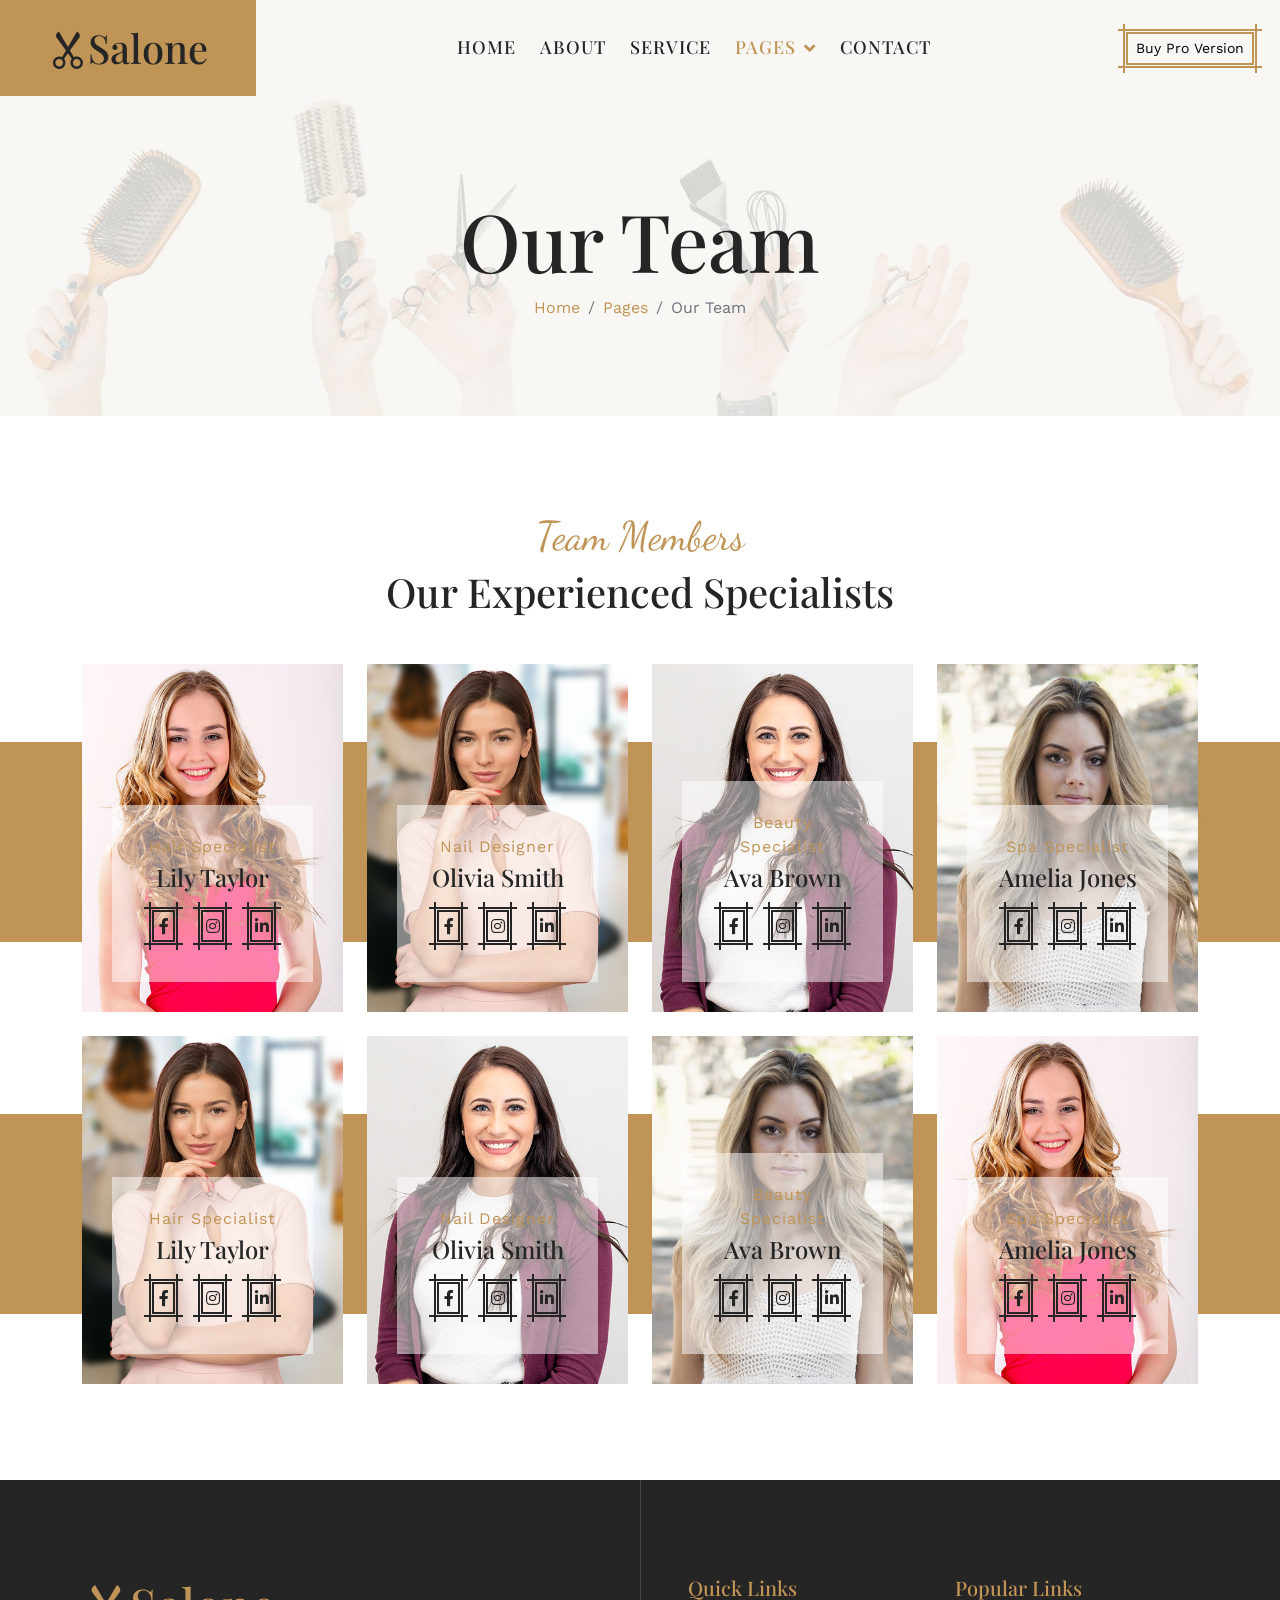
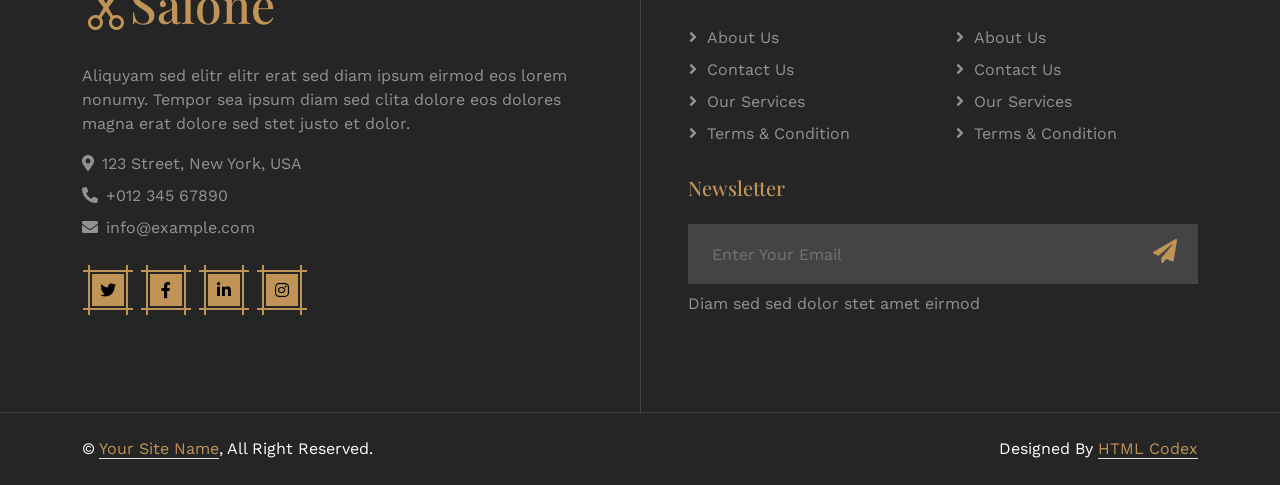
<file: sourceTemplate/Salone/team.html>
<!DOCTYPE html>
<html lang="en">

<head>
    <meta charset="utf-8">
    <title>Salone - Beauty Salon Website Template</title>
    <meta content="width=device-width, initial-scale=1.0" name="viewport">
    <meta content="" name="keywords">
    <meta content="" name="description">

    <!-- Favicon -->
    <link href="img/favicon.ico" rel="icon">

    <!-- Google Web Fonts -->
    <link rel="preconnect" href="https://fonts.googleapis.com">
    <link rel="preconnect" href="https://fonts.gstatic.com" crossorigin>
    <link
        href="https://fonts.googleapis.com/css2?family=Dancing+Script&family=Playfair+Display:wght@500&family=Work+Sans&display=swap"
        rel="stylesheet">

    <!-- Icon Font Stylesheet -->
    <link href="https://cdnjs.cloudflare.com/ajax/libs/font-awesome/5.10.0/css/all.min.css" rel="stylesheet">
    <link href="https://cdn.jsdelivr.net/npm/bootstrap-icons@1.4.1/font/bootstrap-icons.css" rel="stylesheet">

    <!-- Libraries Stylesheet -->
    <link href="lib/animate/animate.min.css" rel="stylesheet">
    <link href="lib/owlcarousel/assets/owl.carousel.min.css" rel="stylesheet">

    <!-- Customized Bootstrap Stylesheet -->
    <link href="css/bootstrap.min.css" rel="stylesheet">

    <!-- Template Stylesheet -->
    <link href="css/style.css" rel="stylesheet">
</head>

<body>
    <!-- Spinner Start -->
    <div id="spinner"
        class="show bg-white position-fixed translate-middle w-100 vh-100 top-50 start-50 d-flex align-items-center justify-content-center">
        <div class="spinner-grow text-primary" style="width: 3rem; height: 3rem;" role="status">
            <span class="sr-only">Loading...</span>
        </div>
    </div>
    <!-- Spinner End -->


    <!-- Navbar Start -->
    <div class="container-fluid bg-light sticky-top p-0">
        <nav class="navbar navbar-expand-lg navbar-light p-0">
            <a href="index.html" class="navbar-brand bg-primary py-4 px-5 me-0">
                <h1 class="mb-0"><i class="bi bi-scissors"></i>Salone</h1>
            </a>
            <button type="button" class="navbar-toggler me-4" data-bs-toggle="collapse"
                data-bs-target="#navbarCollapse">
                <span class="navbar-toggler-icon"></span>
            </button>
            <div class="collapse navbar-collapse p-3" id="navbarCollapse">
                <div class="navbar-nav mx-auto">
                    <a href="index.html" class="nav-item nav-link">Home</a>
                    <a href="about.html" class="nav-item nav-link">About</a>
                    <a href="service.html" class="nav-item nav-link">Service</a>
                    <div class="nav-item dropdown">
                        <a href="#" class="nav-link dropdown-toggle active" data-bs-toggle="dropdown">Pages</a>
                        <div class="dropdown-menu bg-light mt-2">
                            <a href="team.html" class="dropdown-item active">Our Team</a>
                            <a href="testimonial.html" class="dropdown-item">Testimonial</a>
                            <a href="404.html" class="dropdown-item">404 Page</a>
                        </div>
                    </div>
                    <a href="contact.html" class="nav-item nav-link">Contact</a>
                </div>
                <a class="btn btn-sm btn-primary" href="https://htmlcodex.com/downloading/?item=3597">Buy Pro Version</a>
            </div>
        </nav>
    </div>
    <!-- Navbar End -->


    <!-- Hero Start -->
    <div class="container-fluid bg-light page-header py-5 mb-5">
        <div class="container text-center py-5">
            <h1 class="display-1 animated slideInLeft">Our Team</h1>
            <nav aria-label="breadcrumb">
                <ol class="breadcrumb justify-content-center animated slideInLeft mb-0">
                    <li class="breadcrumb-item"><a class="text-primary" href="#">Home</a></li>
                    <li class="breadcrumb-item"><a class="text-primary" href="#">Pages</a></li>
                    <li class="breadcrumb-item active" aria-current="page">Our Team</li>
                </ol>
            </nav>
        </div>
    </div>
    <!-- Hero End -->


    <!-- Team Start -->
    <div class="container-fluid overflow-hidden py-5">
        <div class="container">
            <div class="text-center wow fadeIn" data-wow-delay="0.2s">
                <h1 class="font-dancing-script text-primary">Team Members</h1>
                <h1 class="mb-5">Our Experienced Specialists</h1>
            </div>
            <div class="row g-4 team mb-4">
                <div class="col-md-6 col-lg-3 wow fadeIn" data-wow-delay="0.1s">
                    <div class="team-item position-relative overflow-hidden">
                        <img class="img-fluid w-100" src="img/team-1.jpg" alt="">
                        <div class="team-overlay">
                            <p class="text-primary mb-1">Hair Specialist</p>
                            <h4>Lily Taylor</h4>
                            <div class="d-flex justify-content-center">
                                <a class="btn btn-dark btn-sm-square border-2 me-3" href="">
                                    <i class="fab fa-facebook-f"></i>
                                </a>
                                <a class="btn btn-dark btn-sm-square border-2 me-3" href="">
                                    <i class="fab fa-instagram"></i>
                                </a>
                                <a class="btn btn-dark btn-sm-square border-2" href="">
                                    <i class="fab fa-linkedin-in"></i>
                                </a>
                            </div>
                        </div>
                    </div>
                </div>
                <div class="col-md-6 col-lg-3 wow fadeIn" data-wow-delay="0.3s">
                    <div class="team-item position-relative overflow-hidden">
                        <img class="img-fluid w-100" src="img/team-2.jpg" alt="">
                        <div class="team-overlay">
                            <p class="text-primary mb-1">Nail Designer</p>
                            <h4>Olivia Smith</h4>
                            <div class="d-flex justify-content-center">
                                <a class="btn btn-dark btn-sm-square border-2 me-3" href="">
                                    <i class="fab fa-facebook-f"></i>
                                </a>
                                <a class="btn btn-dark btn-sm-square border-2 me-3" href="">
                                    <i class="fab fa-instagram"></i>
                                </a>
                                <a class="btn btn-dark btn-sm-square border-2" href="">
                                    <i class="fab fa-linkedin-in"></i>
                                </a>
                            </div>
                        </div>
                    </div>
                </div>
                <div class="col-md-6 col-lg-3 wow fadeIn" data-wow-delay="0.5s">
                    <div class="team-item position-relative overflow-hidden">
                        <img class="img-fluid w-100" src="img/team-3.jpg" alt="">
                        <div class="team-overlay">
                            <p class="text-primary mb-1">Beauty Specialist</p>
                            <h4>Ava Brown</h4>
                            <div class="d-flex justify-content-center">
                                <a class="btn btn-dark btn-sm-square border-2 me-3" href="">
                                    <i class="fab fa-facebook-f"></i>
                                </a>
                                <a class="btn btn-dark btn-sm-square border-2 me-3" href="">
                                    <i class="fab fa-instagram"></i>
                                </a>
                                <a class="btn btn-dark btn-sm-square border-2" href="">
                                    <i class="fab fa-linkedin-in"></i>
                                </a>
                            </div>
                        </div>
                    </div>
                </div>
                <div class="col-md-6 col-lg-3 wow fadeIn" data-wow-delay="0.7s">
                    <div class="team-item position-relative overflow-hidden">
                        <img class="img-fluid w-100" src="img/team-4.jpg" alt="">
                        <div class="team-overlay">
                            <p class="text-primary mb-1">Spa Specialist</p>
                            <h4>Amelia Jones</h4>
                            <div class="d-flex justify-content-center">
                                <a class="btn btn-dark btn-sm-square border-2 me-3" href="">
                                    <i class="fab fa-facebook-f"></i>
                                </a>
                                <a class="btn btn-dark btn-sm-square border-2 me-3" href="">
                                    <i class="fab fa-instagram"></i>
                                </a>
                                <a class="btn btn-dark btn-sm-square border-2" href="">
                                    <i class="fab fa-linkedin-in"></i>
                                </a>
                            </div>
                        </div>
                    </div>
                </div>
            </div>
            <div class="row g-4 team">
                <div class="col-md-6 col-lg-3 wow fadeIn" data-wow-delay="0.1s">
                    <div class="team-item position-relative overflow-hidden">
                        <img class="img-fluid w-100" src="img/team-2.jpg" alt="">
                        <div class="team-overlay">
                            <p class="text-primary mb-1">Hair Specialist</p>
                            <h4>Lily Taylor</h4>
                            <div class="d-flex justify-content-center">
                                <a class="btn btn-dark btn-sm-square border-2 me-3" href="">
                                    <i class="fab fa-facebook-f"></i>
                                </a>
                                <a class="btn btn-dark btn-sm-square border-2 me-3" href="">
                                    <i class="fab fa-instagram"></i>
                                </a>
                                <a class="btn btn-dark btn-sm-square border-2" href="">
                                    <i class="fab fa-linkedin-in"></i>
                                </a>
                            </div>
                        </div>
                    </div>
                </div>
                <div class="col-md-6 col-lg-3 wow fadeIn" data-wow-delay="0.3s">
                    <div class="team-item position-relative overflow-hidden">
                        <img class="img-fluid w-100" src="img/team-3.jpg" alt="">
                        <div class="team-overlay">
                            <p class="text-primary mb-1">Nail Designer</p>
                            <h4>Olivia Smith</h4>
                            <div class="d-flex justify-content-center">
                                <a class="btn btn-dark btn-sm-square border-2 me-3" href="">
                                    <i class="fab fa-facebook-f"></i>
                                </a>
                                <a class="btn btn-dark btn-sm-square border-2 me-3" href="">
                                    <i class="fab fa-instagram"></i>
                                </a>
                                <a class="btn btn-dark btn-sm-square border-2" href="">
                                    <i class="fab fa-linkedin-in"></i>
                                </a>
                            </div>
                        </div>
                    </div>
                </div>
                <div class="col-md-6 col-lg-3 wow fadeIn" data-wow-delay="0.5s">
                    <div class="team-item position-relative overflow-hidden">
                        <img class="img-fluid w-100" src="img/team-4.jpg" alt="">
                        <div class="team-overlay">
                            <p class="text-primary mb-1">Beauty Specialist</p>
                            <h4>Ava Brown</h4>
                            <div class="d-flex justify-content-center">
                                <a class="btn btn-dark btn-sm-square border-2 me-3" href="">
                                    <i class="fab fa-facebook-f"></i>
                                </a>
                                <a class="btn btn-dark btn-sm-square border-2 me-3" href="">
                                    <i class="fab fa-instagram"></i>
                                </a>
                                <a class="btn btn-dark btn-sm-square border-2" href="">
                                    <i class="fab fa-linkedin-in"></i>
                                </a>
                            </div>
                        </div>
                    </div>
                </div>
                <div class="col-md-6 col-lg-3 wow fadeIn" data-wow-delay="0.7s">
                    <div class="team-item position-relative overflow-hidden">
                        <img class="img-fluid w-100" src="img/team-1.jpg" alt="">
                        <div class="team-overlay">
                            <p class="text-primary mb-1">Spa Specialist</p>
                            <h4>Amelia Jones</h4>
                            <div class="d-flex justify-content-center">
                                <a class="btn btn-dark btn-sm-square border-2 me-3" href="">
                                    <i class="fab fa-facebook-f"></i>
                                </a>
                                <a class="btn btn-dark btn-sm-square border-2 me-3" href="">
                                    <i class="fab fa-instagram"></i>
                                </a>
                                <a class="btn btn-dark btn-sm-square border-2" href="">
                                    <i class="fab fa-linkedin-in"></i>
                                </a>
                            </div>
                        </div>
                    </div>
                </div>
            </div>
        </div>
    </div>
    <!-- Team End -->
        

    <!-- Footer Start -->
    <div class="container-fluid footer position-relative bg-dark text-white-50 py-5 mt-5 wow fadeIn" data-wow-delay="0.2s">
        <div class="container py-5">
            <div class="row g-5">
                <div class="col-lg-6 pe-lg-5">
                    <a href="index.html" class="navbar-brand">
                        <h1 class="display-5 text-primary mb-0"><i class="bi bi-scissors"></i>Salone</h1>
                    </a>
                    <p>Aliquyam sed elitr elitr erat sed diam ipsum eirmod eos lorem nonumy. Tempor sea ipsum diam  sed clita dolore eos dolores magna erat dolore sed stet justo et dolor.</p>
                    <p class="mb-2"><i class="fa fa-map-marker-alt me-2"></i>123 Street, New York, USA</p>
                    <p class="mb-2"><i class="fa fa-phone-alt me-2"></i>+012 345 67890</p>
                    <p><i class="fa fa-envelope me-2"></i>info@example.com</p>
                    <div class="d-flex justify-content-start mt-4">
                        <a class="btn btn-sm-square btn-primary me-3" href="#"><i class="fab fa-twitter"></i></a>
                        <a class="btn btn-sm-square btn-primary me-3" href="#"><i class="fab fa-facebook-f"></i></a>
                        <a class="btn btn-sm-square btn-primary me-3" href="#"><i class="fab fa-linkedin-in"></i></a>
                        <a class="btn btn-sm-square btn-primary me-3" href="#"><i class="fab fa-instagram"></i></a>
                    </div>
                </div>
                <div class="col-lg-6 ps-lg-5">
                    <div class="row g-4">
                        <div class="col-sm-6">
                            <h5 class="text-primary mb-4">Quick Links</h5>
                            <a class="btn btn-link" href="">About Us</a>
                            <a class="btn btn-link" href="">Contact Us</a>
                            <a class="btn btn-link" href="">Our Services</a>
                            <a class="btn btn-link" href="">Terms & Condition</a>
                        </div>
                        <div class="col-sm-6">
                            <h5 class="text-primary mb-4">Popular Links</h5>
                            <a class="btn btn-link" href="">About Us</a>
                            <a class="btn btn-link" href="">Contact Us</a>
                            <a class="btn btn-link" href="">Our Services</a>
                            <a class="btn btn-link" href="">Terms & Condition</a>
                        </div>
                        <div class="col-sm-12">
                            <h5 class="text-primary mb-4">Newsletter</h5>
                            <div class="position-relative w-100 mb-2">
                                <input class="form-control bg-secondary border-0 w-100 ps-4 pe-5" type="text"
                                    placeholder="Enter Your Email" style="height: 60px;">
                                <button type="button" class="btn shadow-none position-absolute top-0 end-0 mt-2 me-2"><i
                                        class="fa fa-paper-plane text-primary fs-4"></i></button>
                            </div>
                            <p class="mb-0">Diam sed sed dolor stet amet eirmod</p>
                        </div>
                    </div>
                </div>
            </div>
        </div>
    </div>
    <!-- Footer End -->


    <!-- Copyright Start -->
    <div class="container-fluid bg-dark text-white border-top border-secondary py-4 wow fadeIn" data-wow-delay="0.1s">
        <div class="container">
            <div class="row">
                <div class="col-md-6 text-center text-md-start mb-3 mb-md-0">
                    &copy; <a class="border-bottom" href="#">Your Site Name</a>, All Right Reserved.
                </div>
                <div class="col-md-6 text-center text-md-end">
                    
                    <!--/*** The author’s attribution link must remain intact in the template. ***/-->
                    <!--/*** If you wish to remove this credit link, please purchase the Pro Version . ***/-->
                    Designed By <a class="border-bottom" href="https://htmlcodex.com">HTML Codex</a>
                </div>
            </div>
        </div>
    </div>
    <!-- Copyright End -->


    <!-- Back to Top -->
    <a href="#" class="btn btn-lg btn-primary btn-lg-square back-to-top"><i class="bi bi-arrow-up"></i></a>


    <!-- JavaScript Libraries -->
    <script src="https://ajax.googleapis.com/ajax/libs/jquery/3.6.1/jquery.min.js"></script>
    <script src="https://cdn.jsdelivr.net/npm/bootstrap@5.0.0/dist/js/bootstrap.bundle.min.js"></script>
    <script src="lib/wow/wow.min.js"></script>
    <script src="lib/easing/easing.min.js"></script>
    <script src="lib/waypoints/waypoints.min.js"></script>
    <script src="lib/counterup/counterup.min.js"></script>
    <script src="lib/owlcarousel/owl.carousel.min.js"></script>

    <!-- Template Javascript -->
    <script src="js/main.js"></script>
</body>

</html>
</file>
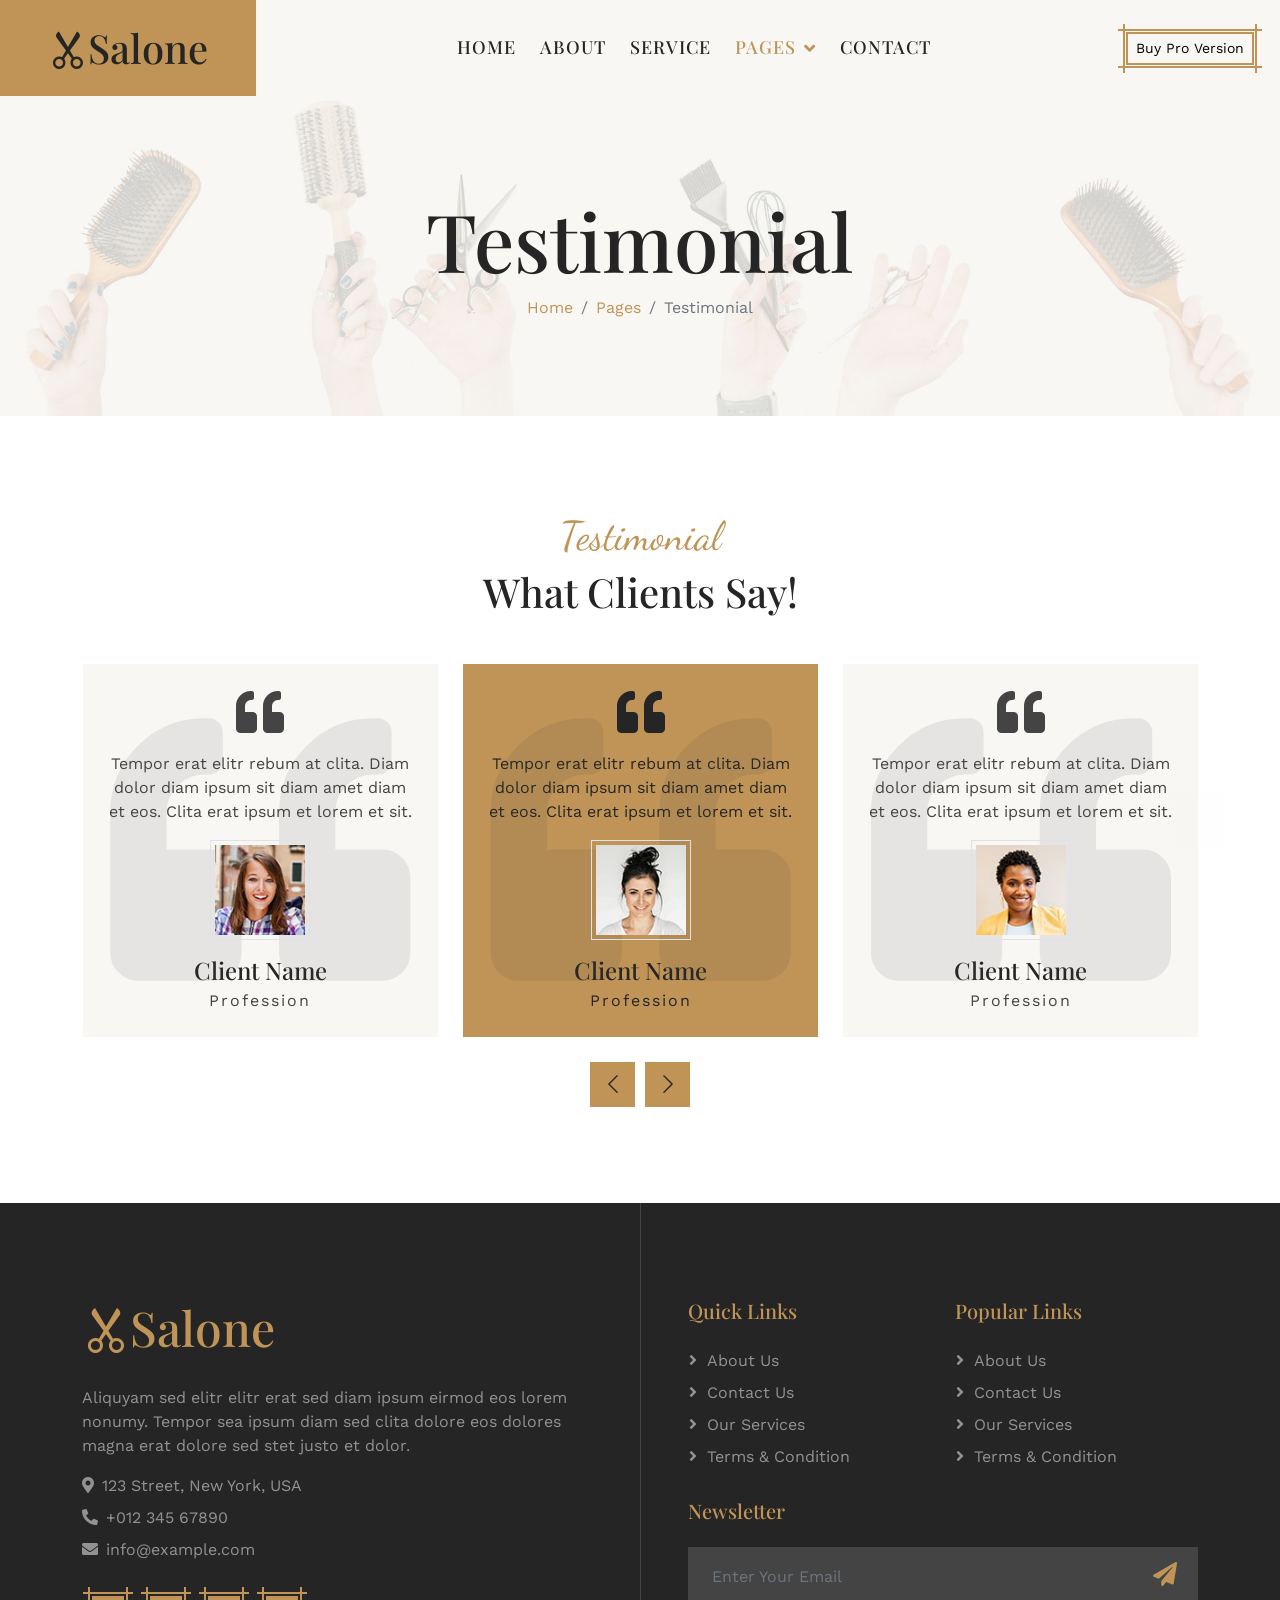
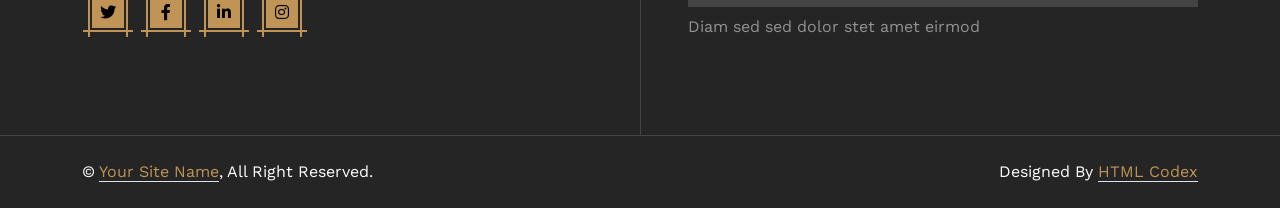
<file: sourceTemplate/Salone/testimonial.html>
<!DOCTYPE html>
<html lang="en">

<head>
    <meta charset="utf-8">
    <title>Salone - Beauty Salon Website Template</title>
    <meta content="width=device-width, initial-scale=1.0" name="viewport">
    <meta content="" name="keywords">
    <meta content="" name="description">

    <!-- Favicon -->
    <link href="img/favicon.ico" rel="icon">

    <!-- Google Web Fonts -->
    <link rel="preconnect" href="https://fonts.googleapis.com">
    <link rel="preconnect" href="https://fonts.gstatic.com" crossorigin>
    <link
        href="https://fonts.googleapis.com/css2?family=Dancing+Script&family=Playfair+Display:wght@500&family=Work+Sans&display=swap"
        rel="stylesheet">

    <!-- Icon Font Stylesheet -->
    <link href="https://cdnjs.cloudflare.com/ajax/libs/font-awesome/5.10.0/css/all.min.css" rel="stylesheet">
    <link href="https://cdn.jsdelivr.net/npm/bootstrap-icons@1.4.1/font/bootstrap-icons.css" rel="stylesheet">

    <!-- Libraries Stylesheet -->
    <link href="lib/animate/animate.min.css" rel="stylesheet">
    <link href="lib/owlcarousel/assets/owl.carousel.min.css" rel="stylesheet">

    <!-- Customized Bootstrap Stylesheet -->
    <link href="css/bootstrap.min.css" rel="stylesheet">

    <!-- Template Stylesheet -->
    <link href="css/style.css" rel="stylesheet">
</head>

<body>
    <!-- Spinner Start -->
    <div id="spinner"
        class="show bg-white position-fixed translate-middle w-100 vh-100 top-50 start-50 d-flex align-items-center justify-content-center">
        <div class="spinner-grow text-primary" style="width: 3rem; height: 3rem;" role="status">
            <span class="sr-only">Loading...</span>
        </div>
    </div>
    <!-- Spinner End -->


    <!-- Navbar Start -->
    <div class="container-fluid bg-light sticky-top p-0">
        <nav class="navbar navbar-expand-lg navbar-light p-0">
            <a href="index.html" class="navbar-brand bg-primary py-4 px-5 me-0">
                <h1 class="mb-0"><i class="bi bi-scissors"></i>Salone</h1>
            </a>
            <button type="button" class="navbar-toggler me-4" data-bs-toggle="collapse"
                data-bs-target="#navbarCollapse">
                <span class="navbar-toggler-icon"></span>
            </button>
            <div class="collapse navbar-collapse p-3" id="navbarCollapse">
                <div class="navbar-nav mx-auto">
                    <a href="index.html" class="nav-item nav-link">Home</a>
                    <a href="about.html" class="nav-item nav-link">About</a>
                    <a href="service.html" class="nav-item nav-link">Service</a>
                    <div class="nav-item dropdown">
                        <a href="#" class="nav-link dropdown-toggle active" data-bs-toggle="dropdown">Pages</a>
                        <div class="dropdown-menu bg-light mt-2">
                            <a href="team.html" class="dropdown-item">Our Team</a>
                            <a href="testimonial.html" class="dropdown-item active">Testimonial</a>
                            <a href="404.html" class="dropdown-item">404 Page</a>
                        </div>
                    </div>
                    <a href="contact.html" class="nav-item nav-link">Contact</a>
                </div>
                <a class="btn btn-sm btn-primary" href="https://htmlcodex.com/downloading/?item=3597">Buy Pro Version</a>
            </div>
        </nav>
    </div>
    <!-- Navbar End -->


    <!-- Hero Start -->
    <div class="container-fluid bg-light page-header py-5 mb-5">
        <div class="container text-center py-5">
            <h1 class="display-1 animated slideInLeft">Testimonial</h1>
            <nav aria-label="breadcrumb">
                <ol class="breadcrumb justify-content-center animated slideInLeft mb-0">
                    <li class="breadcrumb-item"><a class="text-primary" href="#">Home</a></li>
                    <li class="breadcrumb-item"><a class="text-primary" href="#">Pages</a></li>
                    <li class="breadcrumb-item active" aria-current="page">Testimonial</li>
                </ol>
            </nav>
        </div>
    </div>
    <!-- Hero End -->


    <!-- Testimonial Start -->
    <div class="container-fluid py-5">
        <div class="container">
            <div class="text-center wow fadeIn" data-wow-delay="0.2s">
                <h1 class="font-dancing-script text-primary">Testimonial</h1>
                <h1 class="mb-5">What Clients Say!</h1>
            </div>
            <div class="owl-carousel testimonial-carousel wow fadeIn" data-wow-delay="0.3s">
                <div class="text-center bg-light p-4">
                    <i class="fa fa-quote-left fa-3x mb-3"></i>
                    <p>Tempor erat elitr rebum at clita. Diam dolor diam ipsum sit diam amet diam et eos. Clita erat ipsum et lorem et sit.</p>
                    <img class="img-fluid mx-auto border p-1 mb-3" src="img/testimonial-1.jpg" alt="">
                    <h4 class="mb-1">Client Name</h4>
                    <span>Profession</span>
                </div>
                <div class="text-center bg-light p-4">
                    <i class="fa fa-quote-left fa-3x mb-3"></i>
                    <p>Tempor erat elitr rebum at clita. Diam dolor diam ipsum sit diam amet diam et eos. Clita erat ipsum et lorem et sit.</p>
                    <img class="img-fluid mx-auto border p-1 mb-3" src="img/testimonial-2.jpg" alt="">
                    <h4 class="mb-1">Client Name</h4>
                    <span>Profession</span>
                </div>
                <div class="text-center bg-light p-4">
                    <i class="fa fa-quote-left fa-3x mb-3"></i>
                    <p>Tempor erat elitr rebum at clita. Diam dolor diam ipsum sit diam amet diam et eos. Clita erat ipsum et lorem et sit.</p>
                    <img class="img-fluid mx-auto border p-1 mb-3" src="img/testimonial-3.jpg" alt="">
                    <h4 class="mb-1">Client Name</h4>
                    <span>Profession</span>
                </div>
                <div class="text-center bg-light p-4">
                    <i class="fa fa-quote-left fa-3x mb-3"></i>
                    <p>Tempor erat elitr rebum at clita. Diam dolor diam ipsum sit diam amet diam et eos. Clita erat ipsum et lorem et sit.</p>
                    <img class="img-fluid mx-auto border p-1 mb-3" src="img/testimonial-4.jpg" alt="">
                    <h4 class="mb-1">Client Name</h4>
                    <span>Profession</span>
                </div>
            </div>
        </div>
    </div>
    <!-- Testimonial End -->
        

    <!-- Footer Start -->
    <div class="container-fluid footer position-relative bg-dark text-white-50 py-5 mt-5 wow fadeIn" data-wow-delay="0.2s">
        <div class="container py-5">
            <div class="row g-5">
                <div class="col-lg-6 pe-lg-5">
                    <a href="index.html" class="navbar-brand">
                        <h1 class="display-5 text-primary mb-0"><i class="bi bi-scissors"></i>Salone</h1>
                    </a>
                    <p>Aliquyam sed elitr elitr erat sed diam ipsum eirmod eos lorem nonumy. Tempor sea ipsum diam  sed clita dolore eos dolores magna erat dolore sed stet justo et dolor.</p>
                    <p class="mb-2"><i class="fa fa-map-marker-alt me-2"></i>123 Street, New York, USA</p>
                    <p class="mb-2"><i class="fa fa-phone-alt me-2"></i>+012 345 67890</p>
                    <p><i class="fa fa-envelope me-2"></i>info@example.com</p>
                    <div class="d-flex justify-content-start mt-4">
                        <a class="btn btn-sm-square btn-primary me-3" href="#"><i class="fab fa-twitter"></i></a>
                        <a class="btn btn-sm-square btn-primary me-3" href="#"><i class="fab fa-facebook-f"></i></a>
                        <a class="btn btn-sm-square btn-primary me-3" href="#"><i class="fab fa-linkedin-in"></i></a>
                        <a class="btn btn-sm-square btn-primary me-3" href="#"><i class="fab fa-instagram"></i></a>
                    </div>
                </div>
                <div class="col-lg-6 ps-lg-5">
                    <div class="row g-4">
                        <div class="col-sm-6">
                            <h5 class="text-primary mb-4">Quick Links</h5>
                            <a class="btn btn-link" href="">About Us</a>
                            <a class="btn btn-link" href="">Contact Us</a>
                            <a class="btn btn-link" href="">Our Services</a>
                            <a class="btn btn-link" href="">Terms & Condition</a>
                        </div>
                        <div class="col-sm-6">
                            <h5 class="text-primary mb-4">Popular Links</h5>
                            <a class="btn btn-link" href="">About Us</a>
                            <a class="btn btn-link" href="">Contact Us</a>
                            <a class="btn btn-link" href="">Our Services</a>
                            <a class="btn btn-link" href="">Terms & Condition</a>
                        </div>
                        <div class="col-sm-12">
                            <h5 class="text-primary mb-4">Newsletter</h5>
                            <div class="position-relative w-100 mb-2">
                                <input class="form-control bg-secondary border-0 w-100 ps-4 pe-5" type="text"
                                    placeholder="Enter Your Email" style="height: 60px;">
                                <button type="button" class="btn shadow-none position-absolute top-0 end-0 mt-2 me-2"><i
                                        class="fa fa-paper-plane text-primary fs-4"></i></button>
                            </div>
                            <p class="mb-0">Diam sed sed dolor stet amet eirmod</p>
                        </div>
                    </div>
                </div>
            </div>
        </div>
    </div>
    <!-- Footer End -->


    <!-- Copyright Start -->
    <div class="container-fluid bg-dark text-white border-top border-secondary py-4 wow fadeIn" data-wow-delay="0.1s">
        <div class="container">
            <div class="row">
                <div class="col-md-6 text-center text-md-start mb-3 mb-md-0">
                    &copy; <a class="border-bottom" href="#">Your Site Name</a>, All Right Reserved.
                </div>
                <div class="col-md-6 text-center text-md-end">
                    
                    <!--/*** The author’s attribution link must remain intact in the template. ***/-->
                    <!--/*** If you wish to remove this credit link, please purchase the Pro Version . ***/-->
                    Designed By <a class="border-bottom" href="https://htmlcodex.com">HTML Codex</a>
                </div>
            </div>
        </div>
    </div>
    <!-- Copyright End -->


    <!-- Back to Top -->
    <a href="#" class="btn btn-lg btn-primary btn-lg-square back-to-top"><i class="bi bi-arrow-up"></i></a>


    <!-- JavaScript Libraries -->
    <script src="https://ajax.googleapis.com/ajax/libs/jquery/3.6.1/jquery.min.js"></script>
    <script src="https://cdn.jsdelivr.net/npm/bootstrap@5.0.0/dist/js/bootstrap.bundle.min.js"></script>
    <script src="lib/wow/wow.min.js"></script>
    <script src="lib/easing/easing.min.js"></script>
    <script src="lib/waypoints/waypoints.min.js"></script>
    <script src="lib/counterup/counterup.min.js"></script>
    <script src="lib/owlcarousel/owl.carousel.min.js"></script>

    <!-- Template Javascript -->
    <script src="js/main.js"></script>
</body>

</html>
</file>
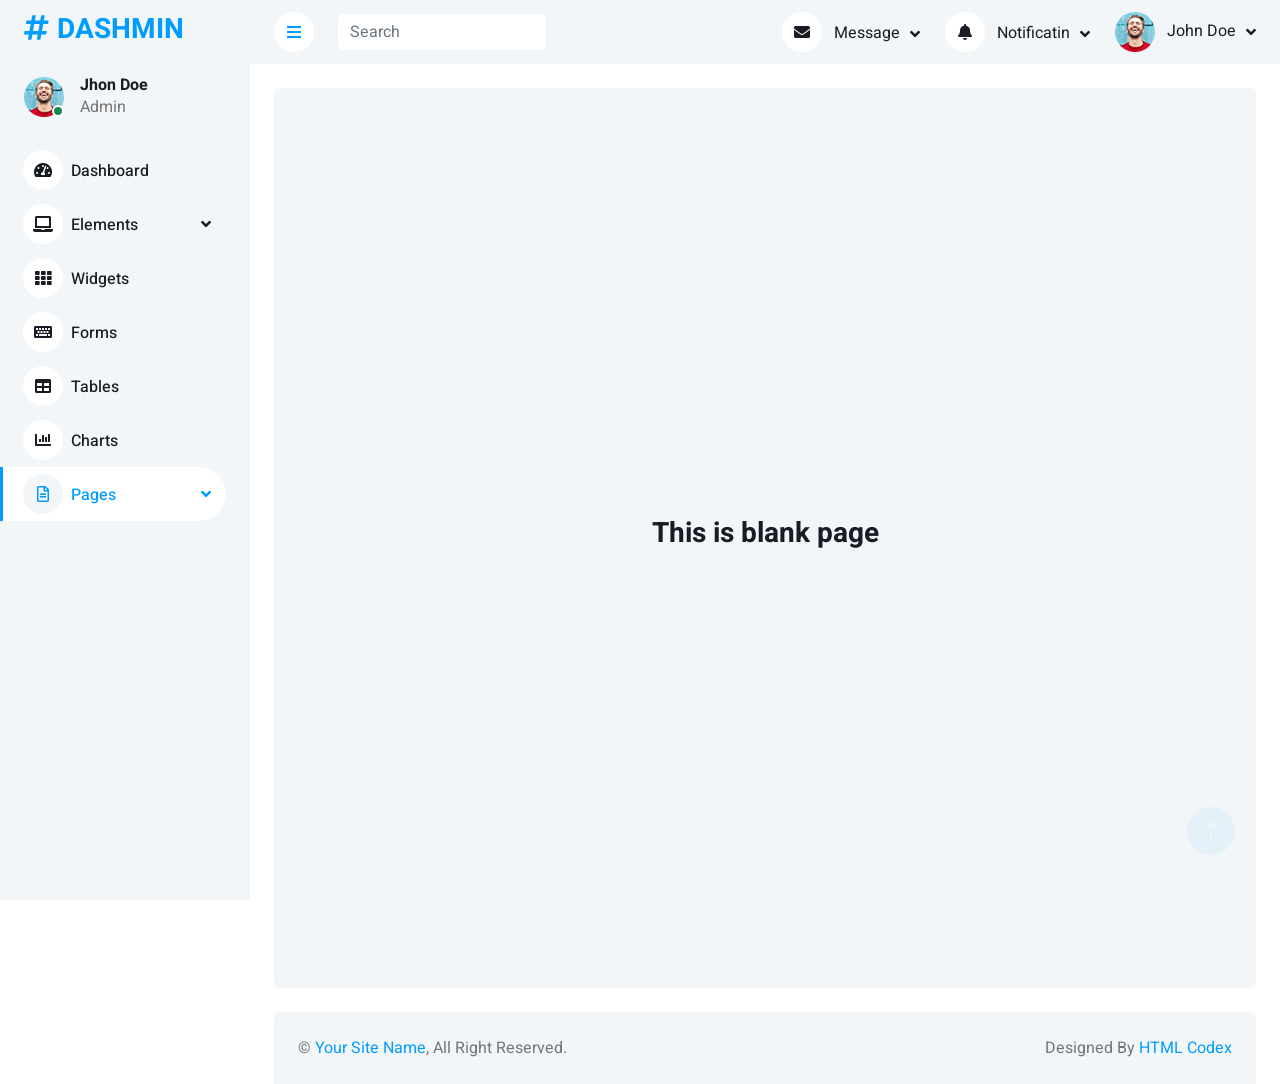
<file: sourceTemplate/bootstrap-admin-template-free/bootstrap-admin-template-free/blank.html>
<!DOCTYPE html>
<html lang="en">

<head>
    <meta charset="utf-8">
    <title>DASHMIN - Bootstrap Admin Template</title>
    <meta content="width=device-width, initial-scale=1.0" name="viewport">
    <meta content="" name="keywords">
    <meta content="" name="description">

    <!-- Favicon -->
    <link href="img/favicon.ico" rel="icon">

    <!-- Google Web Fonts -->
    <link rel="preconnect" href="https://fonts.googleapis.com">
    <link rel="preconnect" href="https://fonts.gstatic.com" crossorigin>
    <link href="https://fonts.googleapis.com/css2?family=Heebo:wght@400;500;600;700&display=swap" rel="stylesheet">
    
    <!-- Icon Font Stylesheet -->
    <link href="https://cdnjs.cloudflare.com/ajax/libs/font-awesome/5.10.0/css/all.min.css" rel="stylesheet">
    <link href="https://cdn.jsdelivr.net/npm/bootstrap-icons@1.4.1/font/bootstrap-icons.css" rel="stylesheet">

    <!-- Libraries Stylesheet -->
    <link href="lib/owlcarousel/assets/owl.carousel.min.css" rel="stylesheet">
    <link href="lib/tempusdominus/css/tempusdominus-bootstrap-4.min.css" rel="stylesheet" />

    <!-- Customized Bootstrap Stylesheet -->
    <link href="css/bootstrap.min.css" rel="stylesheet">

    <!-- Template Stylesheet -->
    <link href="css/style.css" rel="stylesheet">
</head>

<body>
    <div class="container-fluid position-relative bg-white d-flex p-0">
        <!-- Spinner Start -->
        <div id="spinner" class="show bg-white position-fixed translate-middle w-100 vh-100 top-50 start-50 d-flex align-items-center justify-content-center">
            <div class="spinner-border text-primary" style="width: 3rem; height: 3rem;" role="status">
                <span class="sr-only">Loading...</span>
            </div>
        </div>
        <!-- Spinner End -->


        <!-- Sidebar Start -->
        <div class="sidebar pe-4 pb-3">
            <nav class="navbar bg-light navbar-light">
                <a href="index.html" class="navbar-brand mx-4 mb-3">
                    <h3 class="text-primary"><i class="fa fa-hashtag me-2"></i>DASHMIN</h3>
                </a>
                <div class="d-flex align-items-center ms-4 mb-4">
                    <div class="position-relative">
                        <img class="rounded-circle" src="img/user.jpg" alt="" style="width: 40px; height: 40px;">
                        <div class="bg-success rounded-circle border border-2 border-white position-absolute end-0 bottom-0 p-1"></div>
                    </div>
                    <div class="ms-3">
                        <h6 class="mb-0">Jhon Doe</h6>
                        <span>Admin</span>
                    </div>
                </div>
                <div class="navbar-nav w-100">
                    <a href="index.html" class="nav-item nav-link"><i class="fa fa-tachometer-alt me-2"></i>Dashboard</a>
                    <div class="nav-item dropdown">
                        <a href="#" class="nav-link dropdown-toggle" data-bs-toggle="dropdown"><i class="fa fa-laptop me-2"></i>Elements</a>
                        <div class="dropdown-menu bg-transparent border-0">
                            <a href="button.html" class="dropdown-item">Buttons</a>
                            <a href="typography.html" class="dropdown-item">Typography</a>
                            <a href="element.html" class="dropdown-item">Other Elements</a>
                        </div>
                    </div>
                    <a href="widget.html" class="nav-item nav-link"><i class="fa fa-th me-2"></i>Widgets</a>
                    <a href="form.html" class="nav-item nav-link"><i class="fa fa-keyboard me-2"></i>Forms</a>
                    <a href="table.html" class="nav-item nav-link"><i class="fa fa-table me-2"></i>Tables</a>
                    <a href="chart.html" class="nav-item nav-link"><i class="fa fa-chart-bar me-2"></i>Charts</a>
                    <div class="nav-item dropdown">
                        <a href="#" class="nav-link dropdown-toggle active" data-bs-toggle="dropdown"><i class="far fa-file-alt me-2"></i>Pages</a>
                        <div class="dropdown-menu bg-transparent border-0">
                            <a href="signin.html" class="dropdown-item">Sign In</a>
                            <a href="signup.html" class="dropdown-item">Sign Up</a>
                            <a href="404.html" class="dropdown-item">404 Error</a>
                            <a href="blank.html" class="dropdown-item active">Blank Page</a>
                        </div>
                    </div>
                </div>
            </nav>
        </div>
        <!-- Sidebar End -->


        <!-- Content Start -->
        <div class="content">
            <!-- Navbar Start -->
            <nav class="navbar navbar-expand bg-light navbar-light sticky-top px-4 py-0">
                <a href="index.html" class="navbar-brand d-flex d-lg-none me-4">
                    <h2 class="text-primary mb-0"><i class="fa fa-hashtag"></i></h2>
                </a>
                <a href="#" class="sidebar-toggler flex-shrink-0">
                    <i class="fa fa-bars"></i>
                </a>
                <form class="d-none d-md-flex ms-4">
                    <input class="form-control border-0" type="search" placeholder="Search">
                </form>
                <div class="navbar-nav align-items-center ms-auto">
                    <div class="nav-item dropdown">
                        <a href="#" class="nav-link dropdown-toggle" data-bs-toggle="dropdown">
                            <i class="fa fa-envelope me-lg-2"></i>
                            <span class="d-none d-lg-inline-flex">Message</span>
                        </a>
                        <div class="dropdown-menu dropdown-menu-end bg-light border-0 rounded-0 rounded-bottom m-0">
                            <a href="#" class="dropdown-item">
                                <div class="d-flex align-items-center">
                                    <img class="rounded-circle" src="img/user.jpg" alt="" style="width: 40px; height: 40px;">
                                    <div class="ms-2">
                                        <h6 class="fw-normal mb-0">Jhon send you a message</h6>
                                        <small>15 minutes ago</small>
                                    </div>
                                </div>
                            </a>
                            <hr class="dropdown-divider">
                            <a href="#" class="dropdown-item">
                                <div class="d-flex align-items-center">
                                    <img class="rounded-circle" src="img/user.jpg" alt="" style="width: 40px; height: 40px;">
                                    <div class="ms-2">
                                        <h6 class="fw-normal mb-0">Jhon send you a message</h6>
                                        <small>15 minutes ago</small>
                                    </div>
                                </div>
                            </a>
                            <hr class="dropdown-divider">
                            <a href="#" class="dropdown-item">
                                <div class="d-flex align-items-center">
                                    <img class="rounded-circle" src="img/user.jpg" alt="" style="width: 40px; height: 40px;">
                                    <div class="ms-2">
                                        <h6 class="fw-normal mb-0">Jhon send you a message</h6>
                                        <small>15 minutes ago</small>
                                    </div>
                                </div>
                            </a>
                            <hr class="dropdown-divider">
                            <a href="#" class="dropdown-item text-center">See all message</a>
                        </div>
                    </div>
                    <div class="nav-item dropdown">
                        <a href="#" class="nav-link dropdown-toggle" data-bs-toggle="dropdown">
                            <i class="fa fa-bell me-lg-2"></i>
                            <span class="d-none d-lg-inline-flex">Notificatin</span>
                        </a>
                        <div class="dropdown-menu dropdown-menu-end bg-light border-0 rounded-0 rounded-bottom m-0">
                            <a href="#" class="dropdown-item">
                                <h6 class="fw-normal mb-0">Profile updated</h6>
                                <small>15 minutes ago</small>
                            </a>
                            <hr class="dropdown-divider">
                            <a href="#" class="dropdown-item">
                                <h6 class="fw-normal mb-0">New user added</h6>
                                <small>15 minutes ago</small>
                            </a>
                            <hr class="dropdown-divider">
                            <a href="#" class="dropdown-item">
                                <h6 class="fw-normal mb-0">Password changed</h6>
                                <small>15 minutes ago</small>
                            </a>
                            <hr class="dropdown-divider">
                            <a href="#" class="dropdown-item text-center">See all notifications</a>
                        </div>
                    </div>
                    <div class="nav-item dropdown">
                        <a href="#" class="nav-link dropdown-toggle" data-bs-toggle="dropdown">
                            <img class="rounded-circle me-lg-2" src="img/user.jpg" alt="" style="width: 40px; height: 40px;">
                            <span class="d-none d-lg-inline-flex">John Doe</span>
                        </a>
                        <div class="dropdown-menu dropdown-menu-end bg-light border-0 rounded-0 rounded-bottom m-0">
                            <a href="#" class="dropdown-item">My Profile</a>
                            <a href="#" class="dropdown-item">Settings</a>
                            <a href="#" class="dropdown-item">Log Out</a>
                        </div>
                    </div>
                </div>
            </nav>
            <!-- Navbar End -->


            <!-- Blank Start -->
            <div class="container-fluid pt-4 px-4">
                <div class="row vh-100 bg-light rounded align-items-center justify-content-center mx-0">
                    <div class="col-md-6 text-center">
                        <h3>This is blank page</h3>
                    </div>
                </div>
            </div>
            <!-- Blank End -->


            <!-- Footer Start -->
            <div class="container-fluid pt-4 px-4">
                <div class="bg-light rounded-top p-4">
                    <div class="row">
                        <div class="col-12 col-sm-6 text-center text-sm-start">
                            &copy; <a href="#">Your Site Name</a>, All Right Reserved. 
                        </div>
                        <div class="col-12 col-sm-6 text-center text-sm-end">
                            <!--/*** This template is free as long as you keep the footer author’s credit link/attribution link/backlink. If you'd like to use the template without the footer author’s credit link/attribution link/backlink, you can purchase the Credit Removal License from "https://htmlcodex.com/credit-removal". Thank you for your support. ***/-->
                            Designed By <a href="https://htmlcodex.com">HTML Codex</a>
                        </div>
                    </div>
                </div>
            </div>
            <!-- Footer End -->
        </div>
        <!-- Content End -->


        <!-- Back to Top -->
        <a href="#" class="btn btn-lg btn-primary btn-lg-square back-to-top"><i class="bi bi-arrow-up"></i></a>
    </div>

    <!-- JavaScript Libraries -->
    <script src="https://code.jquery.com/jquery-3.4.1.min.js"></script>
    <script src="https://cdn.jsdelivr.net/npm/bootstrap@5.0.0/dist/js/bootstrap.bundle.min.js"></script>
    <script src="lib/chart/chart.min.js"></script>
    <script src="lib/easing/easing.min.js"></script>
    <script src="lib/waypoints/waypoints.min.js"></script>
    <script src="lib/owlcarousel/owl.carousel.min.js"></script>
    <script src="lib/tempusdominus/js/moment.min.js"></script>
    <script src="lib/tempusdominus/js/moment-timezone.min.js"></script>
    <script src="lib/tempusdominus/js/tempusdominus-bootstrap-4.min.js"></script>

    <!-- Template Javascript -->
    <script src="js/main.js"></script>
</body>

</html>
</file>
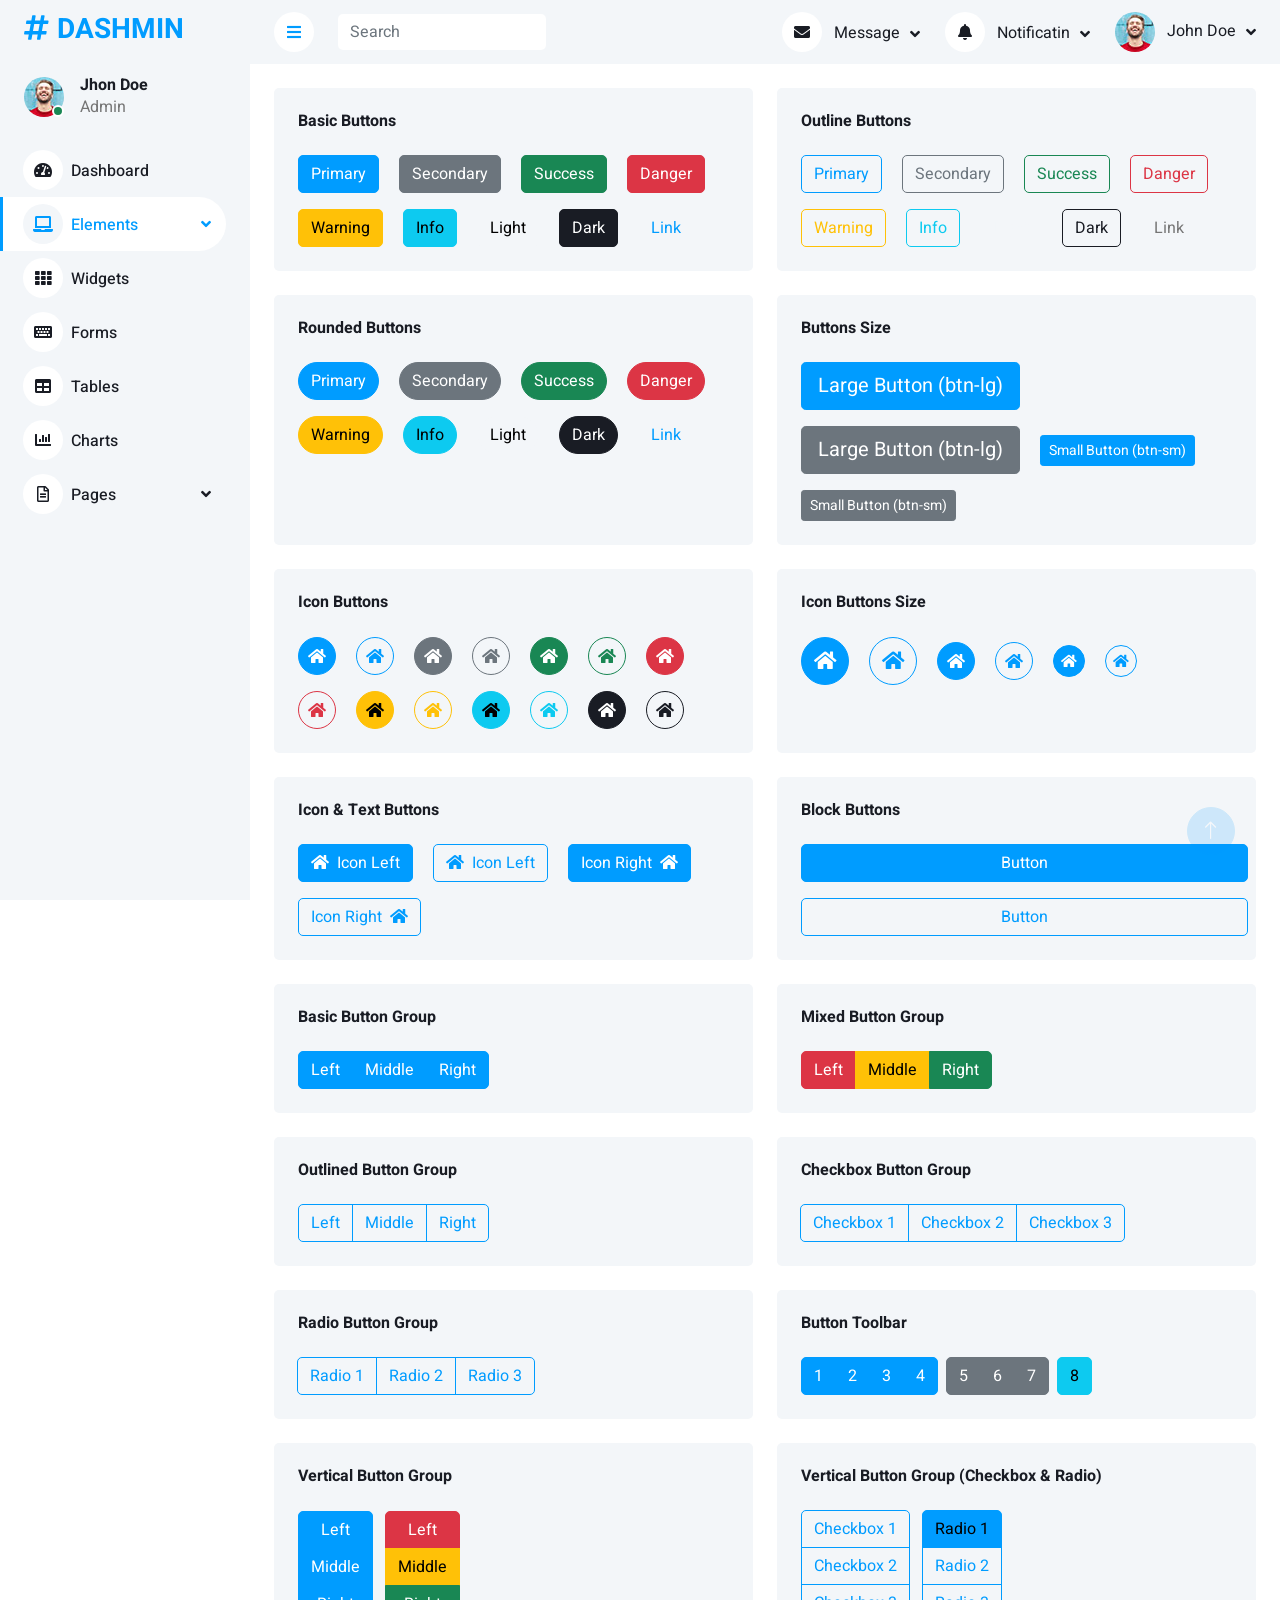
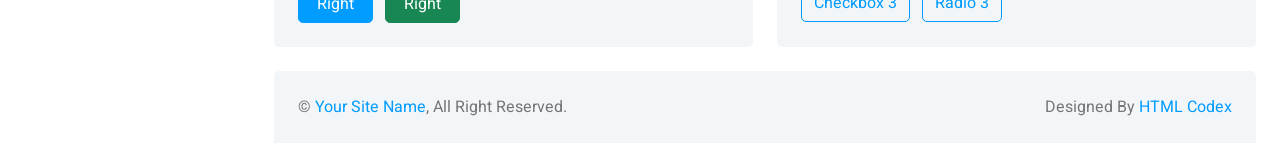
<file: sourceTemplate/bootstrap-admin-template-free/bootstrap-admin-template-free/button.html>
<!DOCTYPE html>
<html lang="en">

<head>
    <meta charset="utf-8">
    <title>DASHMIN - Bootstrap Admin Template</title>
    <meta content="width=device-width, initial-scale=1.0" name="viewport">
    <meta content="" name="keywords">
    <meta content="" name="description">

    <!-- Favicon -->
    <link href="img/favicon.ico" rel="icon">

    <!-- Google Web Fonts -->
    <link rel="preconnect" href="https://fonts.googleapis.com">
    <link rel="preconnect" href="https://fonts.gstatic.com" crossorigin>
    <link href="https://fonts.googleapis.com/css2?family=Heebo:wght@400;500;600;700&display=swap" rel="stylesheet">
    
    <!-- Icon Font Stylesheet -->
    <link href="https://cdnjs.cloudflare.com/ajax/libs/font-awesome/5.10.0/css/all.min.css" rel="stylesheet">
    <link href="https://cdn.jsdelivr.net/npm/bootstrap-icons@1.4.1/font/bootstrap-icons.css" rel="stylesheet">

    <!-- Libraries Stylesheet -->
    <link href="lib/owlcarousel/assets/owl.carousel.min.css" rel="stylesheet">
    <link href="lib/tempusdominus/css/tempusdominus-bootstrap-4.min.css" rel="stylesheet" />

    <!-- Customized Bootstrap Stylesheet -->
    <link href="css/bootstrap.min.css" rel="stylesheet">

    <!-- Template Stylesheet -->
    <link href="css/style.css" rel="stylesheet">
</head>

<body>
    <div class="container-fluid position-relative bg-white d-flex p-0">
        <!-- Spinner Start -->
        <div id="spinner" class="show bg-white position-fixed translate-middle w-100 vh-100 top-50 start-50 d-flex align-items-center justify-content-center">
            <div class="spinner-border text-primary" style="width: 3rem; height: 3rem;" role="status">
                <span class="sr-only">Loading...</span>
            </div>
        </div>
        <!-- Spinner End -->


        <!-- Sidebar Start -->
        <div class="sidebar pe-4 pb-3">
            <nav class="navbar bg-light navbar-light">
                <a href="index.html" class="navbar-brand mx-4 mb-3">
                    <h3 class="text-primary"><i class="fa fa-hashtag me-2"></i>DASHMIN</h3>
                </a>
                <div class="d-flex align-items-center ms-4 mb-4">
                    <div class="position-relative">
                        <img class="rounded-circle" src="img/user.jpg" alt="" style="width: 40px; height: 40px;">
                        <div class="bg-success rounded-circle border border-2 border-white position-absolute end-0 bottom-0 p-1"></div>
                    </div>
                    <div class="ms-3">
                        <h6 class="mb-0">Jhon Doe</h6>
                        <span>Admin</span>
                    </div>
                </div>
                <div class="navbar-nav w-100">
                    <a href="index.html" class="nav-item nav-link"><i class="fa fa-tachometer-alt me-2"></i>Dashboard</a>
                    <div class="nav-item dropdown">
                        <a href="#" class="nav-link dropdown-toggle active" data-bs-toggle="dropdown"><i class="fa fa-laptop me-2"></i>Elements</a>
                        <div class="dropdown-menu bg-transparent border-0">
                            <a href="button.html" class="dropdown-item active">Buttons</a>
                            <a href="typography.html" class="dropdown-item">Typography</a>
                            <a href="element.html" class="dropdown-item">Other Elements</a>
                        </div>
                    </div>
                    <a href="widget.html" class="nav-item nav-link"><i class="fa fa-th me-2"></i>Widgets</a>
                    <a href="form.html" class="nav-item nav-link"><i class="fa fa-keyboard me-2"></i>Forms</a>
                    <a href="table.html" class="nav-item nav-link"><i class="fa fa-table me-2"></i>Tables</a>
                    <a href="chart.html" class="nav-item nav-link"><i class="fa fa-chart-bar me-2"></i>Charts</a>
                    <div class="nav-item dropdown">
                        <a href="#" class="nav-link dropdown-toggle" data-bs-toggle="dropdown"><i class="far fa-file-alt me-2"></i>Pages</a>
                        <div class="dropdown-menu bg-transparent border-0">
                            <a href="signin.html" class="dropdown-item">Sign In</a>
                            <a href="signup.html" class="dropdown-item">Sign Up</a>
                            <a href="404.html" class="dropdown-item">404 Error</a>
                            <a href="blank.html" class="dropdown-item">Blank Page</a>
                        </div>
                    </div>
                </div>
            </nav>
        </div>
        <!-- Sidebar End -->


        <!-- Content Start -->
        <div class="content">
            <!-- Navbar Start -->
            <nav class="navbar navbar-expand bg-light navbar-light sticky-top px-4 py-0">
                <a href="index.html" class="navbar-brand d-flex d-lg-none me-4">
                    <h2 class="text-primary mb-0"><i class="fa fa-hashtag"></i></h2>
                </a>
                <a href="#" class="sidebar-toggler flex-shrink-0">
                    <i class="fa fa-bars"></i>
                </a>
                <form class="d-none d-md-flex ms-4">
                    <input class="form-control border-0" type="search" placeholder="Search">
                </form>
                <div class="navbar-nav align-items-center ms-auto">
                    <div class="nav-item dropdown">
                        <a href="#" class="nav-link dropdown-toggle" data-bs-toggle="dropdown">
                            <i class="fa fa-envelope me-lg-2"></i>
                            <span class="d-none d-lg-inline-flex">Message</span>
                        </a>
                        <div class="dropdown-menu dropdown-menu-end bg-light border-0 rounded-0 rounded-bottom m-0">
                            <a href="#" class="dropdown-item">
                                <div class="d-flex align-items-center">
                                    <img class="rounded-circle" src="img/user.jpg" alt="" style="width: 40px; height: 40px;">
                                    <div class="ms-2">
                                        <h6 class="fw-normal mb-0">Jhon send you a message</h6>
                                        <small>15 minutes ago</small>
                                    </div>
                                </div>
                            </a>
                            <hr class="dropdown-divider">
                            <a href="#" class="dropdown-item">
                                <div class="d-flex align-items-center">
                                    <img class="rounded-circle" src="img/user.jpg" alt="" style="width: 40px; height: 40px;">
                                    <div class="ms-2">
                                        <h6 class="fw-normal mb-0">Jhon send you a message</h6>
                                        <small>15 minutes ago</small>
                                    </div>
                                </div>
                            </a>
                            <hr class="dropdown-divider">
                            <a href="#" class="dropdown-item">
                                <div class="d-flex align-items-center">
                                    <img class="rounded-circle" src="img/user.jpg" alt="" style="width: 40px; height: 40px;">
                                    <div class="ms-2">
                                        <h6 class="fw-normal mb-0">Jhon send you a message</h6>
                                        <small>15 minutes ago</small>
                                    </div>
                                </div>
                            </a>
                            <hr class="dropdown-divider">
                            <a href="#" class="dropdown-item text-center">See all message</a>
                        </div>
                    </div>
                    <div class="nav-item dropdown">
                        <a href="#" class="nav-link dropdown-toggle" data-bs-toggle="dropdown">
                            <i class="fa fa-bell me-lg-2"></i>
                            <span class="d-none d-lg-inline-flex">Notificatin</span>
                        </a>
                        <div class="dropdown-menu dropdown-menu-end bg-light border-0 rounded-0 rounded-bottom m-0">
                            <a href="#" class="dropdown-item">
                                <h6 class="fw-normal mb-0">Profile updated</h6>
                                <small>15 minutes ago</small>
                            </a>
                            <hr class="dropdown-divider">
                            <a href="#" class="dropdown-item">
                                <h6 class="fw-normal mb-0">New user added</h6>
                                <small>15 minutes ago</small>
                            </a>
                            <hr class="dropdown-divider">
                            <a href="#" class="dropdown-item">
                                <h6 class="fw-normal mb-0">Password changed</h6>
                                <small>15 minutes ago</small>
                            </a>
                            <hr class="dropdown-divider">
                            <a href="#" class="dropdown-item text-center">See all notifications</a>
                        </div>
                    </div>
                    <div class="nav-item dropdown">
                        <a href="#" class="nav-link dropdown-toggle" data-bs-toggle="dropdown">
                            <img class="rounded-circle me-lg-2" src="img/user.jpg" alt="" style="width: 40px; height: 40px;">
                            <span class="d-none d-lg-inline-flex">John Doe</span>
                        </a>
                        <div class="dropdown-menu dropdown-menu-end bg-light border-0 rounded-0 rounded-bottom m-0">
                            <a href="#" class="dropdown-item">My Profile</a>
                            <a href="#" class="dropdown-item">Settings</a>
                            <a href="#" class="dropdown-item">Log Out</a>
                        </div>
                    </div>
                </div>
            </nav>
            <!-- Navbar End -->


            <!-- Button Start -->
            <div class="container-fluid pt-4 px-4">
                <div class="row g-4">
                    <div class="col-sm-12 col-xl-6">
                        <div class="bg-light rounded h-100 p-4">
                            <h6 class="mb-4">Basic Buttons</h6>
                            <div class="m-n2">
                                <button type="button" class="btn btn-primary m-2">Primary</button>
                                <button type="button" class="btn btn-secondary m-2">Secondary</button>
                                <button type="button" class="btn btn-success m-2">Success</button>
                                <button type="button" class="btn btn-danger m-2">Danger</button>
                                <button type="button" class="btn btn-warning m-2">Warning</button>
                                <button type="button" class="btn btn-info m-2">Info</button>
                                <button type="button" class="btn btn-light m-2">Light</button>
                                <button type="button" class="btn btn-dark m-2">Dark</button>
                                <button type="button" class="btn btn-link m-2">Link</button>
                            </div>
                        </div>
                    </div>
                    <div class="col-sm-12 col-xl-6">
                        <div class="bg-light rounded h-100 p-4">
                            <h6 class="mb-4">Outline Buttons</h6>
                            <div class="m-n2">
                                <button type="button" class="btn btn-outline-primary m-2">Primary</button>
                                <button type="button" class="btn btn-outline-secondary m-2">Secondary</button>
                                <button type="button" class="btn btn-outline-success m-2">Success</button>
                                <button type="button" class="btn btn-outline-danger m-2">Danger</button>
                                <button type="button" class="btn btn-outline-warning m-2">Warning</button>
                                <button type="button" class="btn btn-outline-info m-2">Info</button>
                                <button type="button" class="btn btn-outline-light m-2">Light</button>
                                <button type="button" class="btn btn-outline-dark m-2">Dark</button>
                                <button type="button" class="btn btn-outline-link m-2">Link</button>
                            </div>
                        </div>
                    </div>
                    <div class="col-sm-12 col-xl-6">
                        <div class="bg-light rounded h-100 p-4">
                            <h6 class="mb-4">Rounded Buttons</h6>
                            <div class="m-n2">
                                <button type="button" class="btn btn-primary rounded-pill m-2">Primary</button>
                                <button type="button" class="btn btn-secondary rounded-pill m-2">Secondary</button>
                                <button type="button" class="btn btn-success rounded-pill m-2">Success</button>
                                <button type="button" class="btn btn-danger rounded-pill m-2">Danger</button>
                                <button type="button" class="btn btn-warning rounded-pill m-2">Warning</button>
                                <button type="button" class="btn btn-info rounded-pill m-2">Info</button>
                                <button type="button" class="btn btn-light rounded-pill m-2">Light</button>
                                <button type="button" class="btn btn-dark rounded-pill m-2">Dark</button>
                                <button type="button" class="btn btn-link rounded-pill m-2">Link</button>
                            </div>
                        </div>
                    </div>
                    <div class="col-sm-12 col-xl-6">
                        <div class="bg-light rounded h-100 p-4">
                            <h6 class="mb-4">Buttons Size</h6>
                            <div class="m-n2">
                                <button type="button" class="btn btn-lg btn-primary m-2">Large Button (btn-lg)</button>
                                <button type="button" class="btn btn-lg btn-secondary m-2">Large Button (btn-lg)</button>
                                <button type="button" class="btn btn-sm btn-primary m-2">Small Button (btn-sm)</button>
                                <button type="button" class="btn btn-sm btn-secondary m-2">Small Button (btn-sm)</button>
                            </div>
                        </div>
                    </div>
                    <div class="col-sm-12 col-xl-6">
                        <div class="bg-light rounded h-100 p-4">
                            <h6 class="mb-4">Icon Buttons</h6>
                            <div class="m-n2">
                                <button type="button" class="btn btn-square btn-primary m-2"><i class="fa fa-home"></i></button>
                                <button type="button" class="btn btn-square btn-outline-primary m-2"><i class="fa fa-home"></i></button>
                                <button type="button" class="btn btn-square btn-secondary m-2"><i class="fa fa-home"></i></button>
                                <button type="button" class="btn btn-square btn-outline-secondary m-2"><i class="fa fa-home"></i></button>
                                <button type="button" class="btn btn-square btn-success m-2"><i class="fa fa-home"></i></button>
                                <button type="button" class="btn btn-square btn-outline-success m-2"><i class="fa fa-home"></i></button>
                                <button type="button" class="btn btn-square btn-danger m-2"><i class="fa fa-home"></i></button>
                                <button type="button" class="btn btn-square btn-outline-danger m-2"><i class="fa fa-home"></i></button>
                                <button type="button" class="btn btn-square btn-warning m-2"><i class="fa fa-home"></i></button>
                                <button type="button" class="btn btn-square btn-outline-warning m-2"><i class="fa fa-home"></i></button>
                                <button type="button" class="btn btn-square btn-info m-2"><i class="fa fa-home"></i></button>
                                <button type="button" class="btn btn-square btn-outline-info m-2"><i class="fa fa-home"></i></button>
                                <button type="button" class="btn btn-square btn-dark m-2"><i class="fa fa-home"></i></button>
                                <button type="button" class="btn btn-square btn-outline-dark m-2"><i class="fa fa-home"></i></button>
                            </div>
                        </div>
                    </div>
                    <div class="col-sm-12 col-xl-6">
                        <div class="bg-light rounded h-100 p-4">
                            <h6 class="mb-4">Icon Buttons Size</h6>
                            <div class="m-n2">
                                <button type="button" class="btn btn-lg btn-lg-square btn-primary m-2"><i class="fa fa-home"></i></button>
                                <button type="button" class="btn btn-lg btn-lg-square btn-outline-primary m-2"><i class="fa fa-home"></i></button>
                                <button type="button" class="btn btn-square btn-primary m-2"><i class="fa fa-home"></i></button>
                                <button type="button" class="btn btn-square btn-outline-primary m-2"><i class="fa fa-home"></i></button>
                                <button type="button" class="btn btn-sm btn-sm-square btn-primary m-2"><i class="fa fa-home"></i></button>
                                <button type="button" class="btn btn-sm btn-sm-square btn-outline-primary m-2"><i class="fa fa-home"></i></button>
                            </div>
                        </div>
                    </div>
                    <div class="col-sm-12 col-xl-6">
                        <div class="bg-light rounded h-100 p-4">
                            <h6 class="mb-4">Icon & Text Buttons</h6>
                            <div class="m-n2">
                                <button type="button" class="btn btn-primary m-2"><i class="fa fa-home me-2"></i>Icon Left</button>
                                <button type="button" class="btn btn-outline-primary m-2"><i class="fa fa-home me-2"></i>Icon Left</button>
                                <button type="button" class="btn btn-primary m-2">Icon Right<i class="fa fa-home ms-2"></i></button>
                                <button type="button" class="btn btn-outline-primary m-2">Icon Right<i class="fa fa-home ms-2"></i></button>
                            </div>
                        </div>
                    </div>
                    <div class="col-sm-12 col-xl-6">
                        <div class="bg-light rounded h-100 p-4">
                            <h6 class="mb-4">Block Buttons</h6>
                            <div class="m-n2">
                                <button class="btn btn-primary w-100 m-2" type="button">Button</button>
                                <button class="btn btn-outline-primary w-100 m-2" type="button">Button</button>
                            </div>
                        </div>
                    </div>
                    <div class="col-sm-12 col-xl-6">
                        <div class="bg-light rounded h-100 p-4">
                            <h6 class="mb-4">Basic Button Group</h6>
                            <div class="btn-group" role="group">
                                <button type="button" class="btn btn-primary">Left</button>
                                <button type="button" class="btn btn-primary">Middle</button>
                                <button type="button" class="btn btn-primary">Right</button>
                            </div>
                        </div>
                    </div>
                    <div class="col-sm-12 col-xl-6">
                        <div class="bg-light rounded h-100 p-4">
                            <h6 class="mb-4">Mixed Button Group</h6>
                            <div class="btn-group" role="group">
                                <button type="button" class="btn btn-danger">Left</button>
                                <button type="button" class="btn btn-warning">Middle</button>
                                <button type="button" class="btn btn-success">Right</button>
                            </div>
                        </div>
                    </div>
                    <div class="col-sm-12 col-xl-6">
                        <div class="bg-light rounded h-100 p-4">
                            <h6 class="mb-4">Outlined Button Group</h6>
                            <div class="btn-group" role="group">
                                <button type="button" class="btn btn-outline-primary">Left</button>
                                <button type="button" class="btn btn-outline-primary">Middle</button>
                                <button type="button" class="btn btn-outline-primary">Right</button>
                            </div>
                        </div>
                    </div>
                    <div class="col-sm-12 col-xl-6">
                        <div class="bg-light rounded h-100 p-4">
                            <h6 class="mb-4">Checkbox Button Group</h6>
                            <div class="btn-group" role="group">
                                <input type="checkbox" class="btn-check" id="btncheck1" autocomplete="off">
                                <label class="btn btn-outline-primary" for="btncheck1">Checkbox 1</label>

                                <input type="checkbox" class="btn-check" id="btncheck2" autocomplete="off">
                                <label class="btn btn-outline-primary" for="btncheck2">Checkbox 2</label>

                                <input type="checkbox" class="btn-check" id="btncheck3" autocomplete="off">
                                <label class="btn btn-outline-primary" for="btncheck3">Checkbox 3</label>
                            </div>
                        </div>
                    </div>
                    <div class="col-sm-12 col-xl-6">
                        <div class="bg-light rounded h-100 p-4">
                            <h6 class="mb-4">Radio Button Group</h6>
                            <div class="btn-group" role="group">
                                <input type="radio" class="btn-check" name="btnradio" id="btnradio1" autocomplete="off"
                                    checked>
                                <label class="btn btn-outline-primary" for="btnradio1">Radio 1</label>

                                <input type="radio" class="btn-check" name="btnradio" id="btnradio2" autocomplete="off">
                                <label class="btn btn-outline-primary" for="btnradio2">Radio 2</label>

                                <input type="radio" class="btn-check" name="btnradio" id="btnradio3" autocomplete="off">
                                <label class="btn btn-outline-primary" for="btnradio3">Radio 3</label>
                            </div>
                        </div>
                    </div>
                    <div class="col-sm-12 col-xl-6">
                        <div class="bg-light rounded h-100 p-4">
                            <h6 class="mb-4">Button Toolbar</h6>
                            <div class="btn-toolbar" role="toolbar">
                                <div class="btn-group me-2" role="group" aria-label="First group">
                                    <button type="button" class="btn btn-primary">1</button>
                                    <button type="button" class="btn btn-primary">2</button>
                                    <button type="button" class="btn btn-primary">3</button>
                                    <button type="button" class="btn btn-primary">4</button>
                                </div>
                                <div class="btn-group me-2" role="group" aria-label="Second group">
                                    <button type="button" class="btn btn-secondary">5</button>
                                    <button type="button" class="btn btn-secondary">6</button>
                                    <button type="button" class="btn btn-secondary">7</button>
                                </div>
                                <div class="btn-group" role="group" aria-label="Third group">
                                    <button type="button" class="btn btn-info">8</button>
                                </div>
                            </div>
                        </div>
                    </div>
                    <div class="col-sm-12 col-xl-6">
                        <div class="bg-light rounded h-100 p-4">
                            <h6 class="mb-4">Vertical Button Group</h6>
                            <div class="btn-group-vertical me-2" role="group">
                                <button type="button" class="btn btn-primary">Left</button>
                                <button type="button" class="btn btn-primary">Middle</button>
                                <button type="button" class="btn btn-primary">Right</button>
                            </div>
                            <div class="btn-group-vertical" role="group">
                                <button type="button" class="btn btn-danger">Left</button>
                                <button type="button" class="btn btn-warning">Middle</button>
                                <button type="button" class="btn btn-success">Right</button>
                            </div>
                        </div>
                    </div>
                    <div class="col-sm-12 col-xl-6">
                        <div class="bg-light rounded h-100 p-4">
                            <h6 class="mb-4">Vertical Button Group (Checkbox & Radio)</h6>
                            <div class="btn-group-vertical me-2" role="group">
                                <input type="checkbox" class="btn-check" id="btncheck1" autocomplete="off">
                                <label class="btn btn-outline-primary" for="btncheck1">Checkbox 1</label>

                                <input type="checkbox" class="btn-check" id="btncheck2" autocomplete="off">
                                <label class="btn btn-outline-primary" for="btncheck2">Checkbox 2</label>

                                <input type="checkbox" class="btn-check" id="btncheck3" autocomplete="off">
                                <label class="btn btn-outline-primary" for="btncheck3">Checkbox 3</label>
                            </div>
                            <div class="btn-group-vertical" role="group">
                                <input type="radio" class="btn-check" name="btnradio" id="btnradio1" autocomplete="off"
                                    checked>
                                <label class="btn btn-outline-primary" for="btnradio1">Radio 1</label>

                                <input type="radio" class="btn-check" name="btnradio" id="btnradio2" autocomplete="off">
                                <label class="btn btn-outline-primary" for="btnradio2">Radio 2</label>

                                <input type="radio" class="btn-check" name="btnradio" id="btnradio3" autocomplete="off">
                                <label class="btn btn-outline-primary" for="btnradio3">Radio 3</label>
                            </div>
                        </div>
                    </div>
                </div>
            </div>
            <!-- Button End -->


            <!-- Footer Start -->
            <div class="container-fluid pt-4 px-4">
                <div class="bg-light rounded-top p-4">
                    <div class="row">
                        <div class="col-12 col-sm-6 text-center text-sm-start">
                            &copy; <a href="#">Your Site Name</a>, All Right Reserved. 
                        </div>
                        <div class="col-12 col-sm-6 text-center text-sm-end">
                            <!--/*** This template is free as long as you keep the footer author’s credit link/attribution link/backlink. If you'd like to use the template without the footer author’s credit link/attribution link/backlink, you can purchase the Credit Removal License from "https://htmlcodex.com/credit-removal". Thank you for your support. ***/-->
                            Designed By <a href="https://htmlcodex.com">HTML Codex</a>
                        </div>
                    </div>
                </div>
            </div>
            <!-- Footer End -->
        </div>
        <!-- Content End -->


        <!-- Back to Top -->
        <a href="#" class="btn btn-lg btn-primary btn-lg-square back-to-top"><i class="bi bi-arrow-up"></i></a>
    </div>

    <!-- JavaScript Libraries -->
    <script src="https://code.jquery.com/jquery-3.4.1.min.js"></script>
    <script src="https://cdn.jsdelivr.net/npm/bootstrap@5.0.0/dist/js/bootstrap.bundle.min.js"></script>
    <script src="lib/chart/chart.min.js"></script>
    <script src="lib/easing/easing.min.js"></script>
    <script src="lib/waypoints/waypoints.min.js"></script>
    <script src="lib/owlcarousel/owl.carousel.min.js"></script>
    <script src="lib/tempusdominus/js/moment.min.js"></script>
    <script src="lib/tempusdominus/js/moment-timezone.min.js"></script>
    <script src="lib/tempusdominus/js/tempusdominus-bootstrap-4.min.js"></script>

    <!-- Template Javascript -->
    <script src="js/main.js"></script>
</body>

</html>
</file>
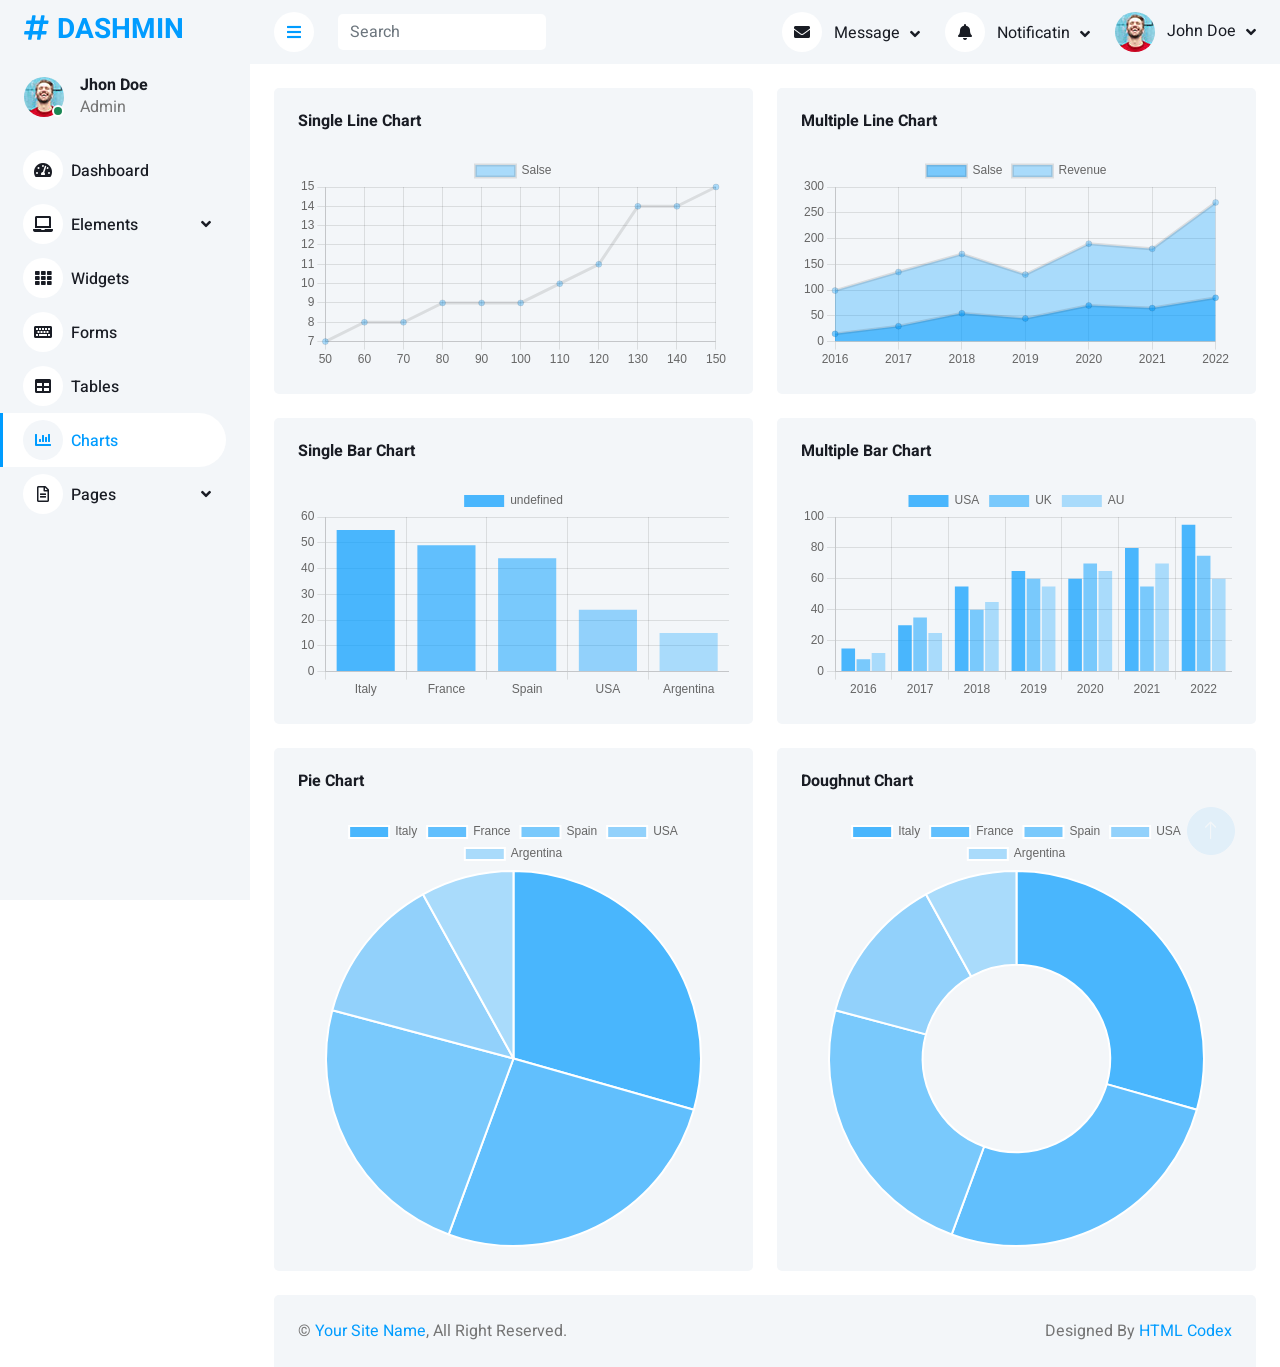
<file: sourceTemplate/bootstrap-admin-template-free/bootstrap-admin-template-free/chart.html>
<!DOCTYPE html>
<html lang="en">

<head>
    <meta charset="utf-8">
    <title>DASHMIN - Bootstrap Admin Template</title>
    <meta content="width=device-width, initial-scale=1.0" name="viewport">
    <meta content="" name="keywords">
    <meta content="" name="description">

    <!-- Favicon -->
    <link href="img/favicon.ico" rel="icon">

    <!-- Google Web Fonts -->
    <link rel="preconnect" href="https://fonts.googleapis.com">
    <link rel="preconnect" href="https://fonts.gstatic.com" crossorigin>
    <link href="https://fonts.googleapis.com/css2?family=Heebo:wght@400;500;600;700&display=swap" rel="stylesheet">
    
    <!-- Icon Font Stylesheet -->
    <link href="https://cdnjs.cloudflare.com/ajax/libs/font-awesome/5.10.0/css/all.min.css" rel="stylesheet">
    <link href="https://cdn.jsdelivr.net/npm/bootstrap-icons@1.4.1/font/bootstrap-icons.css" rel="stylesheet">

    <!-- Libraries Stylesheet -->
    <link href="lib/owlcarousel/assets/owl.carousel.min.css" rel="stylesheet">
    <link href="lib/tempusdominus/css/tempusdominus-bootstrap-4.min.css" rel="stylesheet" />

    <!-- Customized Bootstrap Stylesheet -->
    <link href="css/bootstrap.min.css" rel="stylesheet">

    <!-- Template Stylesheet -->
    <link href="css/style.css" rel="stylesheet">
</head>

<body>
    <div class="container-fluid position-relative bg-white d-flex p-0">
        <!-- Spinner Start -->
        <div id="spinner" class="show bg-white position-fixed translate-middle w-100 vh-100 top-50 start-50 d-flex align-items-center justify-content-center">
            <div class="spinner-border text-primary" style="width: 3rem; height: 3rem;" role="status">
                <span class="sr-only">Loading...</span>
            </div>
        </div>
        <!-- Spinner End -->


        <!-- Sidebar Start -->
        <div class="sidebar pe-4 pb-3">
            <nav class="navbar bg-light navbar-light">
                <a href="index.html" class="navbar-brand mx-4 mb-3">
                    <h3 class="text-primary"><i class="fa fa-hashtag me-2"></i>DASHMIN</h3>
                </a>
                <div class="d-flex align-items-center ms-4 mb-4">
                    <div class="position-relative">
                        <img class="rounded-circle" src="img/user.jpg" alt="" style="width: 40px; height: 40px;">
                        <div class="bg-success rounded-circle border border-2 border-white position-absolute end-0 bottom-0 p-1"></div>
                    </div>
                    <div class="ms-3">
                        <h6 class="mb-0">Jhon Doe</h6>
                        <span>Admin</span>
                    </div>
                </div>
                <div class="navbar-nav w-100">
                    <a href="index.html" class="nav-item nav-link"><i class="fa fa-tachometer-alt me-2"></i>Dashboard</a>
                    <div class="nav-item dropdown">
                        <a href="#" class="nav-link dropdown-toggle" data-bs-toggle="dropdown"><i class="fa fa-laptop me-2"></i>Elements</a>
                        <div class="dropdown-menu bg-transparent border-0">
                            <a href="button.html" class="dropdown-item">Buttons</a>
                            <a href="typography.html" class="dropdown-item">Typography</a>
                            <a href="element.html" class="dropdown-item">Other Elements</a>
                        </div>
                    </div>
                    <a href="widget.html" class="nav-item nav-link"><i class="fa fa-th me-2"></i>Widgets</a>
                    <a href="form.html" class="nav-item nav-link"><i class="fa fa-keyboard me-2"></i>Forms</a>
                    <a href="table.html" class="nav-item nav-link"><i class="fa fa-table me-2"></i>Tables</a>
                    <a href="chart.html" class="nav-item nav-link active"><i class="fa fa-chart-bar me-2"></i>Charts</a>
                    <div class="nav-item dropdown">
                        <a href="#" class="nav-link dropdown-toggle" data-bs-toggle="dropdown"><i class="far fa-file-alt me-2"></i>Pages</a>
                        <div class="dropdown-menu bg-transparent border-0">
                            <a href="signin.html" class="dropdown-item">Sign In</a>
                            <a href="signup.html" class="dropdown-item">Sign Up</a>
                            <a href="404.html" class="dropdown-item">404 Error</a>
                            <a href="blank.html" class="dropdown-item">Blank Page</a>
                        </div>
                    </div>
                </div>
            </nav>
        </div>
        <!-- Sidebar End -->


        <!-- Content Start -->
        <div class="content">
            <!-- Navbar Start -->
            <nav class="navbar navbar-expand bg-light navbar-light sticky-top px-4 py-0">
                <a href="index.html" class="navbar-brand d-flex d-lg-none me-4">
                    <h2 class="text-primary mb-0"><i class="fa fa-hashtag"></i></h2>
                </a>
                <a href="#" class="sidebar-toggler flex-shrink-0">
                    <i class="fa fa-bars"></i>
                </a>
                <form class="d-none d-md-flex ms-4">
                    <input class="form-control border-0" type="search" placeholder="Search">
                </form>
                <div class="navbar-nav align-items-center ms-auto">
                    <div class="nav-item dropdown">
                        <a href="#" class="nav-link dropdown-toggle" data-bs-toggle="dropdown">
                            <i class="fa fa-envelope me-lg-2"></i>
                            <span class="d-none d-lg-inline-flex">Message</span>
                        </a>
                        <div class="dropdown-menu dropdown-menu-end bg-light border-0 rounded-0 rounded-bottom m-0">
                            <a href="#" class="dropdown-item">
                                <div class="d-flex align-items-center">
                                    <img class="rounded-circle" src="img/user.jpg" alt="" style="width: 40px; height: 40px;">
                                    <div class="ms-2">
                                        <h6 class="fw-normal mb-0">Jhon send you a message</h6>
                                        <small>15 minutes ago</small>
                                    </div>
                                </div>
                            </a>
                            <hr class="dropdown-divider">
                            <a href="#" class="dropdown-item">
                                <div class="d-flex align-items-center">
                                    <img class="rounded-circle" src="img/user.jpg" alt="" style="width: 40px; height: 40px;">
                                    <div class="ms-2">
                                        <h6 class="fw-normal mb-0">Jhon send you a message</h6>
                                        <small>15 minutes ago</small>
                                    </div>
                                </div>
                            </a>
                            <hr class="dropdown-divider">
                            <a href="#" class="dropdown-item">
                                <div class="d-flex align-items-center">
                                    <img class="rounded-circle" src="img/user.jpg" alt="" style="width: 40px; height: 40px;">
                                    <div class="ms-2">
                                        <h6 class="fw-normal mb-0">Jhon send you a message</h6>
                                        <small>15 minutes ago</small>
                                    </div>
                                </div>
                            </a>
                            <hr class="dropdown-divider">
                            <a href="#" class="dropdown-item text-center">See all message</a>
                        </div>
                    </div>
                    <div class="nav-item dropdown">
                        <a href="#" class="nav-link dropdown-toggle" data-bs-toggle="dropdown">
                            <i class="fa fa-bell me-lg-2"></i>
                            <span class="d-none d-lg-inline-flex">Notificatin</span>
                        </a>
                        <div class="dropdown-menu dropdown-menu-end bg-light border-0 rounded-0 rounded-bottom m-0">
                            <a href="#" class="dropdown-item">
                                <h6 class="fw-normal mb-0">Profile updated</h6>
                                <small>15 minutes ago</small>
                            </a>
                            <hr class="dropdown-divider">
                            <a href="#" class="dropdown-item">
                                <h6 class="fw-normal mb-0">New user added</h6>
                                <small>15 minutes ago</small>
                            </a>
                            <hr class="dropdown-divider">
                            <a href="#" class="dropdown-item">
                                <h6 class="fw-normal mb-0">Password changed</h6>
                                <small>15 minutes ago</small>
                            </a>
                            <hr class="dropdown-divider">
                            <a href="#" class="dropdown-item text-center">See all notifications</a>
                        </div>
                    </div>
                    <div class="nav-item dropdown">
                        <a href="#" class="nav-link dropdown-toggle" data-bs-toggle="dropdown">
                            <img class="rounded-circle me-lg-2" src="img/user.jpg" alt="" style="width: 40px; height: 40px;">
                            <span class="d-none d-lg-inline-flex">John Doe</span>
                        </a>
                        <div class="dropdown-menu dropdown-menu-end bg-light border-0 rounded-0 rounded-bottom m-0">
                            <a href="#" class="dropdown-item">My Profile</a>
                            <a href="#" class="dropdown-item">Settings</a>
                            <a href="#" class="dropdown-item">Log Out</a>
                        </div>
                    </div>
                </div>
            </nav>
            <!-- Navbar End -->


            <!-- Chart Start -->
            <div class="container-fluid pt-4 px-4">
                <div class="row g-4">
                    <div class="col-sm-12 col-xl-6">
                        <div class="bg-light rounded h-100 p-4">
                            <h6 class="mb-4">Single Line Chart</h6>
                            <canvas id="line-chart"></canvas>
                        </div>
                    </div>
                    <div class="col-sm-12 col-xl-6">
                        <div class="bg-light rounded h-100 p-4">
                            <h6 class="mb-4">Multiple Line Chart</h6>
                            <canvas id="salse-revenue"></canvas>
                        </div>
                    </div>
                    <div class="col-sm-12 col-xl-6">
                        <div class="bg-light rounded h-100 p-4">
                            <h6 class="mb-4">Single Bar Chart</h6>
                            <canvas id="bar-chart"></canvas>
                        </div>
                    </div>
                    <div class="col-sm-12 col-xl-6">
                        <div class="bg-light rounded h-100 p-4">
                            <h6 class="mb-4">Multiple Bar Chart</h6>
                            <canvas id="worldwide-sales"></canvas>
                        </div>
                    </div>
                    <div class="col-sm-12 col-xl-6">
                        <div class="bg-light rounded h-100 p-4">
                            <h6 class="mb-4">Pie Chart</h6>
                            <canvas id="pie-chart"></canvas>
                        </div>
                    </div>
                    <div class="col-sm-12 col-xl-6">
                        <div class="bg-light rounded h-100 p-4">
                            <h6 class="mb-4">Doughnut Chart</h6>
                            <canvas id="doughnut-chart"></canvas>
                        </div>
                    </div>
                </div>
            </div>
            <!-- Chart End -->


            <!-- Footer Start -->
            <div class="container-fluid pt-4 px-4">
                <div class="bg-light rounded-top p-4">
                    <div class="row">
                        <div class="col-12 col-sm-6 text-center text-sm-start">
                            &copy; <a href="#">Your Site Name</a>, All Right Reserved. 
                        </div>
                        <div class="col-12 col-sm-6 text-center text-sm-end">
                            <!--/*** This template is free as long as you keep the footer author’s credit link/attribution link/backlink. If you'd like to use the template without the footer author’s credit link/attribution link/backlink, you can purchase the Credit Removal License from "https://htmlcodex.com/credit-removal". Thank you for your support. ***/-->
                            Designed By <a href="https://htmlcodex.com">HTML Codex</a>
                        </div>
                    </div>
                </div>
            </div>
            <!-- Footer End -->
        </div>
        <!-- Content End -->


        <!-- Back to Top -->
        <a href="#" class="btn btn-lg btn-primary btn-lg-square back-to-top"><i class="bi bi-arrow-up"></i></a>
    </div>

    <!-- JavaScript Libraries -->
    <script src="https://code.jquery.com/jquery-3.4.1.min.js"></script>
    <script src="https://cdn.jsdelivr.net/npm/bootstrap@5.0.0/dist/js/bootstrap.bundle.min.js"></script>
    <script src="lib/chart/chart.min.js"></script>
    <script src="lib/easing/easing.min.js"></script>
    <script src="lib/waypoints/waypoints.min.js"></script>
    <script src="lib/owlcarousel/owl.carousel.min.js"></script>
    <script src="lib/tempusdominus/js/moment.min.js"></script>
    <script src="lib/tempusdominus/js/moment-timezone.min.js"></script>
    <script src="lib/tempusdominus/js/tempusdominus-bootstrap-4.min.js"></script>

    <!-- Template Javascript -->
    <script src="js/main.js"></script>
</body>

</html>
</file>
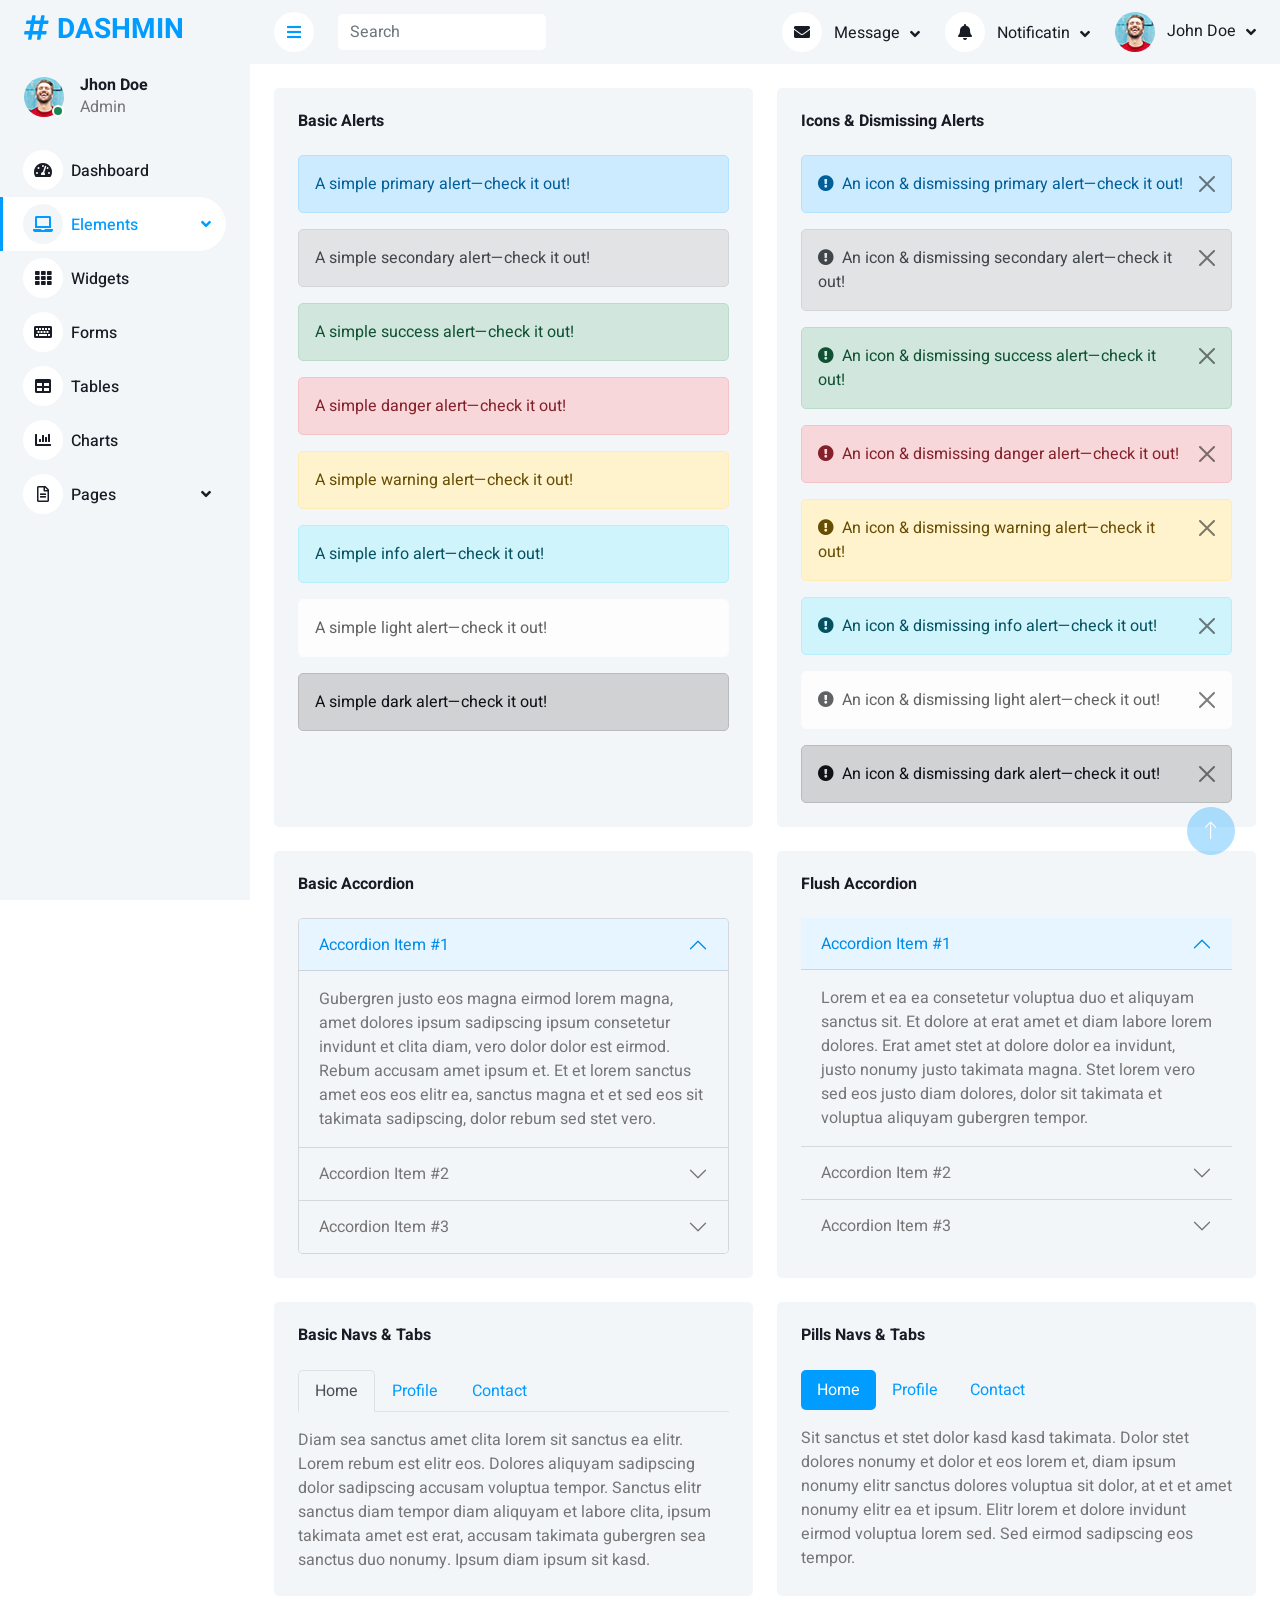
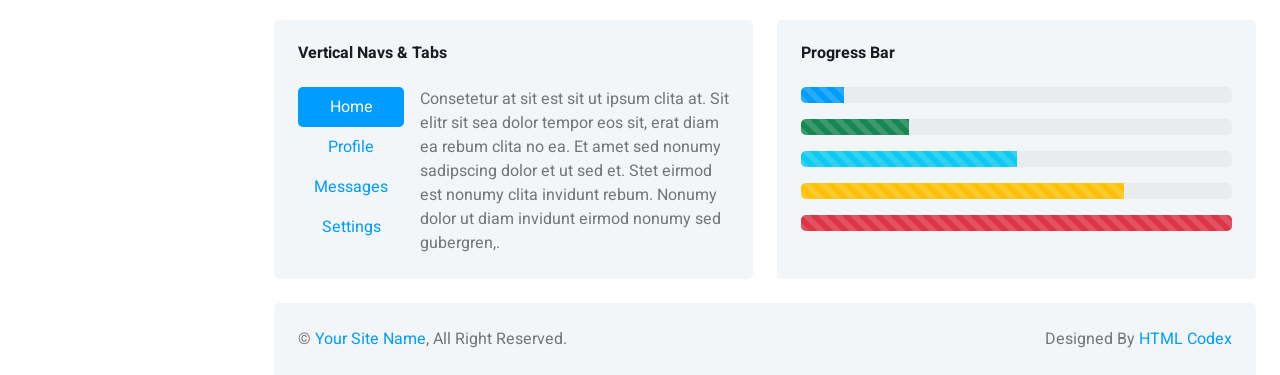
<file: sourceTemplate/bootstrap-admin-template-free/bootstrap-admin-template-free/element.html>
<!DOCTYPE html>
<html lang="en">

<head>
    <meta charset="utf-8">
    <title>DASHMIN - Bootstrap Admin Template</title>
    <meta content="width=device-width, initial-scale=1.0" name="viewport">
    <meta content="" name="keywords">
    <meta content="" name="description">

    <!-- Favicon -->
    <link href="img/favicon.ico" rel="icon">

    <!-- Google Web Fonts -->
    <link rel="preconnect" href="https://fonts.googleapis.com">
    <link rel="preconnect" href="https://fonts.gstatic.com" crossorigin>
    <link href="https://fonts.googleapis.com/css2?family=Heebo:wght@400;500;600;700&display=swap" rel="stylesheet">
    
    <!-- Icon Font Stylesheet -->
    <link href="https://cdnjs.cloudflare.com/ajax/libs/font-awesome/5.10.0/css/all.min.css" rel="stylesheet">
    <link href="https://cdn.jsdelivr.net/npm/bootstrap-icons@1.4.1/font/bootstrap-icons.css" rel="stylesheet">

    <!-- Libraries Stylesheet -->
    <link href="lib/owlcarousel/assets/owl.carousel.min.css" rel="stylesheet">
    <link href="lib/tempusdominus/css/tempusdominus-bootstrap-4.min.css" rel="stylesheet" />

    <!-- Customized Bootstrap Stylesheet -->
    <link href="css/bootstrap.min.css" rel="stylesheet">

    <!-- Template Stylesheet -->
    <link href="css/style.css" rel="stylesheet">
</head>

<body>
    <div class="container-fluid position-relative bg-white d-flex p-0">
        <!-- Spinner Start -->
        <div id="spinner" class="show bg-white position-fixed translate-middle w-100 vh-100 top-50 start-50 d-flex align-items-center justify-content-center">
            <div class="spinner-border text-primary" style="width: 3rem; height: 3rem;" role="status">
                <span class="sr-only">Loading...</span>
            </div>
        </div>
        <!-- Spinner End -->


        <!-- Sidebar Start -->
        <div class="sidebar pe-4 pb-3">
            <nav class="navbar bg-light navbar-light">
                <a href="index.html" class="navbar-brand mx-4 mb-3">
                    <h3 class="text-primary"><i class="fa fa-hashtag me-2"></i>DASHMIN</h3>
                </a>
                <div class="d-flex align-items-center ms-4 mb-4">
                    <div class="position-relative">
                        <img class="rounded-circle" src="img/user.jpg" alt="" style="width: 40px; height: 40px;">
                        <div class="bg-success rounded-circle border border-2 border-white position-absolute end-0 bottom-0 p-1"></div>
                    </div>
                    <div class="ms-3">
                        <h6 class="mb-0">Jhon Doe</h6>
                        <span>Admin</span>
                    </div>
                </div>
                <div class="navbar-nav w-100">
                    <a href="index.html" class="nav-item nav-link"><i class="fa fa-tachometer-alt me-2"></i>Dashboard</a>
                    <div class="nav-item dropdown">
                        <a href="#" class="nav-link dropdown-toggle active" data-bs-toggle="dropdown"><i class="fa fa-laptop me-2"></i>Elements</a>
                        <div class="dropdown-menu bg-transparent border-0">
                            <a href="button.html" class="dropdown-item">Buttons</a>
                            <a href="typography.html" class="dropdown-item">Typography</a>
                            <a href="element.html" class="dropdown-item active">Other Elements</a>
                        </div>
                    </div>
                    <a href="widget.html" class="nav-item nav-link"><i class="fa fa-th me-2"></i>Widgets</a>
                    <a href="form.html" class="nav-item nav-link"><i class="fa fa-keyboard me-2"></i>Forms</a>
                    <a href="table.html" class="nav-item nav-link"><i class="fa fa-table me-2"></i>Tables</a>
                    <a href="chart.html" class="nav-item nav-link"><i class="fa fa-chart-bar me-2"></i>Charts</a>
                    <div class="nav-item dropdown">
                        <a href="#" class="nav-link dropdown-toggle" data-bs-toggle="dropdown"><i class="far fa-file-alt me-2"></i>Pages</a>
                        <div class="dropdown-menu bg-transparent border-0">
                            <a href="signin.html" class="dropdown-item">Sign In</a>
                            <a href="signup.html" class="dropdown-item">Sign Up</a>
                            <a href="404.html" class="dropdown-item">404 Error</a>
                            <a href="blank.html" class="dropdown-item">Blank Page</a>
                        </div>
                    </div>
                </div>
            </nav>
        </div>
        <!-- Sidebar End -->


        <!-- Content Start -->
        <div class="content">
            <!-- Navbar Start -->
            <nav class="navbar navbar-expand bg-light navbar-light sticky-top px-4 py-0">
                <a href="index.html" class="navbar-brand d-flex d-lg-none me-4">
                    <h2 class="text-primary mb-0"><i class="fa fa-hashtag"></i></h2>
                </a>
                <a href="#" class="sidebar-toggler flex-shrink-0">
                    <i class="fa fa-bars"></i>
                </a>
                <form class="d-none d-md-flex ms-4">
                    <input class="form-control border-0" type="search" placeholder="Search">
                </form>
                <div class="navbar-nav align-items-center ms-auto">
                    <div class="nav-item dropdown">
                        <a href="#" class="nav-link dropdown-toggle" data-bs-toggle="dropdown">
                            <i class="fa fa-envelope me-lg-2"></i>
                            <span class="d-none d-lg-inline-flex">Message</span>
                        </a>
                        <div class="dropdown-menu dropdown-menu-end bg-light border-0 rounded-0 rounded-bottom m-0">
                            <a href="#" class="dropdown-item">
                                <div class="d-flex align-items-center">
                                    <img class="rounded-circle" src="img/user.jpg" alt="" style="width: 40px; height: 40px;">
                                    <div class="ms-2">
                                        <h6 class="fw-normal mb-0">Jhon send you a message</h6>
                                        <small>15 minutes ago</small>
                                    </div>
                                </div>
                            </a>
                            <hr class="dropdown-divider">
                            <a href="#" class="dropdown-item">
                                <div class="d-flex align-items-center">
                                    <img class="rounded-circle" src="img/user.jpg" alt="" style="width: 40px; height: 40px;">
                                    <div class="ms-2">
                                        <h6 class="fw-normal mb-0">Jhon send you a message</h6>
                                        <small>15 minutes ago</small>
                                    </div>
                                </div>
                            </a>
                            <hr class="dropdown-divider">
                            <a href="#" class="dropdown-item">
                                <div class="d-flex align-items-center">
                                    <img class="rounded-circle" src="img/user.jpg" alt="" style="width: 40px; height: 40px;">
                                    <div class="ms-2">
                                        <h6 class="fw-normal mb-0">Jhon send you a message</h6>
                                        <small>15 minutes ago</small>
                                    </div>
                                </div>
                            </a>
                            <hr class="dropdown-divider">
                            <a href="#" class="dropdown-item text-center">See all message</a>
                        </div>
                    </div>
                    <div class="nav-item dropdown">
                        <a href="#" class="nav-link dropdown-toggle" data-bs-toggle="dropdown">
                            <i class="fa fa-bell me-lg-2"></i>
                            <span class="d-none d-lg-inline-flex">Notificatin</span>
                        </a>
                        <div class="dropdown-menu dropdown-menu-end bg-light border-0 rounded-0 rounded-bottom m-0">
                            <a href="#" class="dropdown-item">
                                <h6 class="fw-normal mb-0">Profile updated</h6>
                                <small>15 minutes ago</small>
                            </a>
                            <hr class="dropdown-divider">
                            <a href="#" class="dropdown-item">
                                <h6 class="fw-normal mb-0">New user added</h6>
                                <small>15 minutes ago</small>
                            </a>
                            <hr class="dropdown-divider">
                            <a href="#" class="dropdown-item">
                                <h6 class="fw-normal mb-0">Password changed</h6>
                                <small>15 minutes ago</small>
                            </a>
                            <hr class="dropdown-divider">
                            <a href="#" class="dropdown-item text-center">See all notifications</a>
                        </div>
                    </div>
                    <div class="nav-item dropdown">
                        <a href="#" class="nav-link dropdown-toggle" data-bs-toggle="dropdown">
                            <img class="rounded-circle me-lg-2" src="img/user.jpg" alt="" style="width: 40px; height: 40px;">
                            <span class="d-none d-lg-inline-flex">John Doe</span>
                        </a>
                        <div class="dropdown-menu dropdown-menu-end bg-light border-0 rounded-0 rounded-bottom m-0">
                            <a href="#" class="dropdown-item">My Profile</a>
                            <a href="#" class="dropdown-item">Settings</a>
                            <a href="#" class="dropdown-item">Log Out</a>
                        </div>
                    </div>
                </div>
            </nav>
            <!-- Navbar End -->


            <!-- Other Elements Start -->
            <div class="container-fluid pt-4 px-4">
                <div class="row g-4">
                    <div class="col-sm-12 col-xl-6">
                        <div class="bg-light rounded h-100 p-4">
                            <h6 class="mb-4">Basic Alerts</h6>
                            <div class="alert alert-primary" role="alert">
                                A simple primary alert—check it out!
                            </div>
                            <div class="alert alert-secondary" role="alert">
                                A simple secondary alert—check it out!
                            </div>
                            <div class="alert alert-success" role="alert">
                                A simple success alert—check it out!
                            </div>
                            <div class="alert alert-danger" role="alert">
                                A simple danger alert—check it out!
                            </div>
                            <div class="alert alert-warning" role="alert">
                                A simple warning alert—check it out!
                            </div>
                            <div class="alert alert-info" role="alert">
                                A simple info alert—check it out!
                            </div>
                            <div class="alert alert-light" role="alert">
                                A simple light alert—check it out!
                            </div>
                            <div class="alert alert-dark mb-0" role="alert">
                                A simple dark alert—check it out!
                            </div>
                        </div>
                    </div>
                    <div class="col-sm-12 col-xl-6">
                        <div class="bg-light rounded h-100 p-4">
                            <h6 class="mb-4">Icons & Dismissing Alerts</h6>
                            <div class="alert alert-primary alert-dismissible fade show" role="alert">
                                <i class="fa fa-exclamation-circle me-2"></i>An icon & dismissing primary alert—check it out!
                                <button type="button" class="btn-close" data-bs-dismiss="alert" aria-label="Close"></button>
                            </div>
                            <div class="alert alert-secondary alert-dismissible fade show" role="alert">
                                <i class="fa fa-exclamation-circle me-2"></i>An icon & dismissing secondary alert—check it out!
                                <button type="button" class="btn-close" data-bs-dismiss="alert" aria-label="Close"></button>
                            </div>
                            <div class="alert alert-success alert-dismissible fade show" role="alert">
                                <i class="fa fa-exclamation-circle me-2"></i>An icon & dismissing success alert—check it out!
                                <button type="button" class="btn-close" data-bs-dismiss="alert" aria-label="Close"></button>
                            </div>
                            <div class="alert alert-danger alert-dismissible fade show" role="alert">
                                <i class="fa fa-exclamation-circle me-2"></i>An icon & dismissing danger alert—check it out!
                                <button type="button" class="btn-close" data-bs-dismiss="alert" aria-label="Close"></button>
                            </div>
                            <div class="alert alert-warning alert-dismissible fade show" role="alert">
                                <i class="fa fa-exclamation-circle me-2"></i>An icon & dismissing warning alert—check it out!
                                <button type="button" class="btn-close" data-bs-dismiss="alert" aria-label="Close"></button>
                            </div>
                            <div class="alert alert-info alert-dismissible fade show" role="alert">
                                <i class="fa fa-exclamation-circle me-2"></i>An icon & dismissing info alert—check it out!
                                <button type="button" class="btn-close" data-bs-dismiss="alert" aria-label="Close"></button>
                            </div>
                            <div class="alert alert-light alert-dismissible fade show" role="alert">
                                <i class="fa fa-exclamation-circle me-2"></i>An icon & dismissing light alert—check it out!
                                <button type="button" class="btn-close" data-bs-dismiss="alert" aria-label="Close"></button>
                            </div>
                            <div class="alert alert-dark alert-dismissible fade show mb-0" role="alert">
                                <i class="fa fa-exclamation-circle me-2"></i>An icon & dismissing dark alert—check it out!
                                <button type="button" class="btn-close" data-bs-dismiss="alert" aria-label="Close"></button>
                            </div>
                        </div>
                    </div>
                    <div class="col-sm-12 col-xl-6">
                        <div class="bg-light rounded h-100 p-4">
                            <h6 class="mb-4">Basic Accordion</h6>
                            <div class="accordion" id="accordionExample">
                                <div class="accordion-item">
                                    <h2 class="accordion-header" id="headingOne">
                                        <button class="accordion-button" type="button" data-bs-toggle="collapse"
                                            data-bs-target="#collapseOne" aria-expanded="true"
                                            aria-controls="collapseOne">
                                            Accordion Item #1
                                        </button>
                                    </h2>
                                    <div id="collapseOne" class="accordion-collapse collapse show"
                                        aria-labelledby="headingOne" data-bs-parent="#accordionExample">
                                        <div class="accordion-body">
                                            Gubergren justo eos magna eirmod lorem magna, amet dolores ipsum sadipscing ipsum consetetur invidunt et clita diam, vero dolor dolor est eirmod. Rebum accusam amet ipsum et. Et et lorem sanctus amet eos eos elitr ea, sanctus magna et et sed eos sit takimata sadipscing, dolor rebum sed stet vero.
                                        </div>
                                    </div>
                                </div>
                                <div class="accordion-item">
                                    <h2 class="accordion-header" id="headingTwo">
                                        <button class="accordion-button collapsed" type="button"
                                            data-bs-toggle="collapse" data-bs-target="#collapseTwo"
                                            aria-expanded="false" aria-controls="collapseTwo">
                                            Accordion Item #2
                                        </button>
                                    </h2>
                                    <div id="collapseTwo" class="accordion-collapse collapse"
                                        aria-labelledby="headingTwo" data-bs-parent="#accordionExample">
                                        <div class="accordion-body">
                                            Voluptua sit dolores consetetur ea et diam est et takimata. Et erat sadipscing dolores et stet diam ut ut diam, sit aliquyam no magna et dolore lorem dolor sit. Lorem lorem sed sed duo, eirmod sit diam ipsum sit erat, lorem sit dolor diam amet ea aliquyam tempor rebum invidunt,.
                                        </div>
                                    </div>
                                </div>
                                <div class="accordion-item">
                                    <h2 class="accordion-header" id="headingThree">
                                        <button class="accordion-button collapsed" type="button"
                                            data-bs-toggle="collapse" data-bs-target="#collapseThree"
                                            aria-expanded="false" aria-controls="collapseThree">
                                            Accordion Item #3
                                        </button>
                                    </h2>
                                    <div id="collapseThree" class="accordion-collapse collapse"
                                        aria-labelledby="headingThree" data-bs-parent="#accordionExample">
                                        <div class="accordion-body">
                                            Dolore eos dolor tempor justo sea eos amet eos kasd dolor, et diam tempor lorem dolores vero. Stet dolore gubergren nonumy diam. Consetetur sit takimata magna invidunt, dolore sea amet consetetur ea et rebum, invidunt et amet sit sea. Dolor eirmod sed magna sadipscing sadipscing lorem lorem sed, sit lorem.
                                        </div>
                                    </div>
                                </div>
                            </div>
                        </div>
                    </div>
                    <div class="col-sm-12 col-xl-6">
                        <div class="bg-light rounded h-100 p-4">
                            <h6 class="mb-4">Flush Accordion</h6>
                            <div class="accordion accordion-flush" id="accordionFlushExample">
                                <div class="accordion-item">
                                    <h2 class="accordion-header" id="flush-headingOne">
                                        <button class="accordion-button" type="button"
                                            data-bs-toggle="collapse" data-bs-target="#flush-collapseOne"
                                            aria-expanded="true" aria-controls="flush-collapseOne">
                                            Accordion Item #1
                                        </button>
                                    </h2>
                                    <div id="flush-collapseOne" class="accordion-collapse collapse show"
                                        aria-labelledby="flush-headingOne" data-bs-parent="#accordionFlushExample">
                                        <div class="accordion-body">
                                            Lorem et ea ea consetetur voluptua duo et aliquyam sanctus sit. Et dolore at erat amet et diam labore lorem dolores. Erat amet stet at dolore dolor ea invidunt, justo nonumy justo takimata magna. Stet lorem vero sed eos justo diam dolores, dolor sit takimata et voluptua aliquyam gubergren tempor.
                                        </div>
                                    </div>
                                </div>
                                <div class="accordion-item">
                                    <h2 class="accordion-header" id="flush-headingTwo">
                                        <button class="accordion-button collapsed" type="button"
                                            data-bs-toggle="collapse" data-bs-target="#flush-collapseTwo"
                                            aria-expanded="false" aria-controls="flush-collapseTwo">
                                            Accordion Item #2
                                        </button>
                                    </h2>
                                    <div id="flush-collapseTwo" class="accordion-collapse collapse"
                                        aria-labelledby="flush-headingTwo" data-bs-parent="#accordionFlushExample">
                                        <div class="accordion-body">
                                            Sea diam dolore aliquyam aliquyam diam et consetetur et. Accusam amet no invidunt invidunt et consetetur, magna ut nonumy kasd erat tempor dolor et. Diam magna dolor sed amet duo dolores magna vero. Amet sit sadipscing ea diam clita lorem sit. Vero et et et tempor diam. Ipsum eirmod sit.
                                        </div>
                                    </div>
                                </div>
                                <div class="accordion-item">
                                    <h2 class="accordion-header" id="flush-headingThree">
                                        <button class="accordion-button collapsed" type="button"
                                            data-bs-toggle="collapse" data-bs-target="#flush-collapseThree"
                                            aria-expanded="false" aria-controls="flush-collapseThree">
                                            Accordion Item #3
                                        </button>
                                    </h2>
                                    <div id="flush-collapseThree" class="accordion-collapse collapse"
                                        aria-labelledby="flush-headingThree" data-bs-parent="#accordionFlushExample">
                                        <div class="accordion-body">
                                            Sea sea sit sanctus magna gubergren kasd, magna justo ea lorem lorem. Elitr aliquyam ipsum clita consetetur duo at nonumy invidunt, invidunt eos dolore vero sit amet amet magna tempor clita, takimata diam justo stet erat et vero erat. Sit ipsum eirmod sea ut vero dolores sea clita nonumy, no.
                                        </div>
                                    </div>
                                </div>
                            </div>
                        </div>
                    </div>
                    <div class="col-sm-12 col-xl-6">
                        <div class="bg-light rounded h-100 p-4">
                            <h6 class="mb-4">Basic Navs & Tabs</h6>
                            <nav>
                                <div class="nav nav-tabs" id="nav-tab" role="tablist">
                                    <button class="nav-link active" id="nav-home-tab" data-bs-toggle="tab"
                                        data-bs-target="#nav-home" type="button" role="tab" aria-controls="nav-home"
                                        aria-selected="true">Home</button>
                                    <button class="nav-link" id="nav-profile-tab" data-bs-toggle="tab"
                                        data-bs-target="#nav-profile" type="button" role="tab"
                                        aria-controls="nav-profile" aria-selected="false">Profile</button>
                                    <button class="nav-link" id="nav-contact-tab" data-bs-toggle="tab"
                                        data-bs-target="#nav-contact" type="button" role="tab"
                                        aria-controls="nav-contact" aria-selected="false">Contact</button>
                                </div>
                            </nav>
                            <div class="tab-content pt-3" id="nav-tabContent">
                                <div class="tab-pane fade show active" id="nav-home" role="tabpanel" aria-labelledby="nav-home-tab">
                                    Diam sea sanctus amet clita lorem sit sanctus ea elitr. Lorem rebum est elitr eos. Dolores aliquyam sadipscing dolor sadipscing accusam voluptua tempor. Sanctus elitr sanctus diam tempor diam aliquyam et labore clita, ipsum takimata amet est erat, accusam takimata gubergren sea sanctus duo nonumy. Ipsum diam ipsum sit kasd.
                                </div>
                                <div class="tab-pane fade" id="nav-profile" role="tabpanel" aria-labelledby="nav-profile-tab">
                                    Sanctus vero sit kasd sea gubergren takimata consetetur elitr elitr, consetetur sadipscing takimata ipsum dolores. Accusam duo accusam et labore ea elitr ipsum tempor sit, dolore aliquyam ipsum sit amet sit. Et dolore ipsum labore invidunt rebum. Sed dolore gubergren sanctus vero diam lorem rebum elitr, erat diam dolor clita.
                                </div>
                                <div class="tab-pane fade" id="nav-contact" role="tabpanel" aria-labelledby="nav-contact-tab">
                                    Sit consetetur eirmod lorem ea magna sadipscing ipsum elitr invidunt, dolores lorem erat ipsum ut aliquyam eos lorem sed. Nonumy aliquyam ea justo eos dolores dolores duo dolores. Aliquyam dolor sea dolores sit takimata no erat vero. At lorem justo tempor lorem duo, stet kasd aliquyam ipsum voluptua labore at.
                                </div>
                            </div>
                        </div>
                    </div>
                    <div class="col-sm-12 col-xl-6">
                        <div class="bg-light rounded h-100 p-4">
                            <h6 class="mb-4">Pills Navs & Tabs</h6>
                            <ul class="nav nav-pills mb-3" id="pills-tab" role="tablist">
                                <li class="nav-item" role="presentation">
                                    <button class="nav-link active" id="pills-home-tab" data-bs-toggle="pill"
                                        data-bs-target="#pills-home" type="button" role="tab" aria-controls="pills-home"
                                        aria-selected="true">Home</button>
                                </li>
                                <li class="nav-item" role="presentation">
                                    <button class="nav-link" id="pills-profile-tab" data-bs-toggle="pill"
                                        data-bs-target="#pills-profile" type="button" role="tab"
                                        aria-controls="pills-profile" aria-selected="false">Profile</button>
                                </li>
                                <li class="nav-item" role="presentation">
                                    <button class="nav-link" id="pills-contact-tab" data-bs-toggle="pill"
                                        data-bs-target="#pills-contact" type="button" role="tab"
                                        aria-controls="pills-contact" aria-selected="false">Contact</button>
                                </li>
                            </ul>
                            <div class="tab-content" id="pills-tabContent">
                                <div class="tab-pane fade show active" id="pills-home" role="tabpanel" aria-labelledby="pills-home-tab">
                                    Sit sanctus et stet dolor kasd kasd takimata. Dolor stet dolores nonumy et dolor et eos lorem et, diam ipsum nonumy elitr sanctus dolores voluptua sit dolor, at et et amet nonumy elitr ea et ipsum. Elitr lorem et dolore invidunt eirmod voluptua lorem sed. Sed eirmod sadipscing eos tempor.
                                </div>
                                <div class="tab-pane fade" id="pills-profile" role="tabpanel" aria-labelledby="pills-profile-tab">
                                    Invidunt rebum voluptua lorem eirmod dolore. Amet no sed sanctus lorem ea. Nonumy sit stet sit magna. Rebum rebum ipsum clita erat consetetur, sit dolor sit clita et amet. Est et clita dolore takimata, sea dolores tempor erat consetetur lorem. Consetetur sea sadipscing dolor et dolores et stet, tempor elitr.
                                </div>
                                <div class="tab-pane fade" id="pills-contact" role="tabpanel" aria-labelledby="pills-contact-tab">
                                    Et diam et est sed vero ipsum voluptua dolor et, sit eos justo ipsum no ipsum amet sed aliquyam dolore, ut ipsum sanctus et consetetur. Sit ea sit clita lorem ea gubergren. Et dolore vero sanctus voluptua ipsum sadipscing amet at. Et sed dolore voluptua dolor eos tempor, erat amet.
                                </div>
                            </div>
                        </div>
                    </div>
                    <div class="col-sm-12 col-xl-6">
                        <div class="bg-light rounded h-100 p-4">
                            <h6 class="mb-4">Vertical Navs & Tabs</h6>
                            <div class="d-flex align-items-start">
                                <div class="nav flex-column nav-pills me-3" id="v-pills-tab" role="tablist"
                                    aria-orientation="vertical">
                                    <button class="nav-link active" id="v-pills-home-tab" data-bs-toggle="pill"
                                        data-bs-target="#v-pills-home" type="button" role="tab"
                                        aria-controls="v-pills-home" aria-selected="true">Home</button>
                                    <button class="nav-link" id="v-pills-profile-tab" data-bs-toggle="pill"
                                        data-bs-target="#v-pills-profile" type="button" role="tab"
                                        aria-controls="v-pills-profile" aria-selected="false">Profile</button>
                                    <button class="nav-link" id="v-pills-messages-tab" data-bs-toggle="pill"
                                        data-bs-target="#v-pills-messages" type="button" role="tab"
                                        aria-controls="v-pills-messages" aria-selected="false">Messages</button>
                                    <button class="nav-link" id="v-pills-settings-tab" data-bs-toggle="pill"
                                        data-bs-target="#v-pills-settings" type="button" role="tab"
                                        aria-controls="v-pills-settings" aria-selected="false">Settings</button>
                                </div>
                                <div class="tab-content" id="v-pills-tabContent">
                                    <div class="tab-pane fade show active" id="v-pills-home" role="tabpanel" aria-labelledby="v-pills-home-tab">
                                        Consetetur at sit est sit ut ipsum clita at. Sit elitr sit sea dolor tempor eos sit, erat diam ea rebum clita no ea. Et amet sed nonumy sadipscing dolor et ut sed et. Stet eirmod est nonumy clita invidunt rebum. Nonumy dolor ut diam invidunt eirmod nonumy sed gubergren,.
                                    </div>
                                    <div class="tab-pane fade" id="v-pills-profile" role="tabpanel" aria-labelledby="v-pills-profile-tab">
                                        Tempor et kasd accusam duo et dolor no accusam dolore, dolor sed voluptua duo no, sit et stet lorem dolor ipsum tempor consetetur vero, consetetur est eos sit eirmod erat diam accusam sadipscing sit. Takimata erat ea eirmod tempor elitr dolore sadipscing kasd justo, elitr tempor sed eos sadipscing magna.
                                    </div>
                                    <div class="tab-pane fade" id="v-pills-messages" role="tabpanel" aria-labelledby="v-pills-messages-tab">
                                        Sed kasd kasd ea clita sed lorem amet tempor est voluptua, labore stet dolores gubergren clita lorem sed nonumy at. Dolores et ut erat voluptua. Est voluptua stet accusam rebum, elitr amet sit takimata sea eirmod. Sanctus elitr amet sit dolore sea stet et ut. Dolor et sanctus elitr ut.
                                    </div>
                                    <div class="tab-pane fade" id="v-pills-settings" role="tabpanel" aria-labelledby="v-pills-settings-tab">
                                        Sit et vero kasd sea et at, aliquyam takimata et et est, labore et takimata sed ut stet sanctus, nonumy dolor invidunt sit labore et, amet et dolor sit dolor tempor et dolor ipsum nonumy, accusam clita sadipscing ut et labore labore est, dolore accusam vero at est sit. Invidunt.
                                    </div>
                                </div>
                            </div>
                        </div>
                    </div>
                    <div class="col-sm-12 col-xl-6">
                        <div class="bg-light rounded h-100 p-4">
                            <h6 class="mb-4">Progress Bar</h6>
                            <div class="pg-bar mb-3">
                                <div class="progress">
                                    <div class="progress-bar progress-bar-striped" role="progressbar" aria-valuenow="10" aria-valuemin="0" aria-valuemax="100"></div>
                                </div>
                            </div>
                            <div class="pg-bar mb-3">
                                <div class="progress">
                                    <div class="progress-bar progress-bar-striped bg-success" role="progressbar" aria-valuenow="25" aria-valuemin="0" aria-valuemax="100"></div>
                                </div>
                            </div>
                            <div class="pg-bar mb-3">
                                <div class="progress">
                                    <div class="progress-bar progress-bar-striped bg-info" role="progressbar" aria-valuenow="50" aria-valuemin="0" aria-valuemax="100"></div>
                                </div>
                            </div>
                            <div class="pg-bar mb-3">
                                <div class="progress">
                                    <div class="progress-bar progress-bar-striped bg-warning" role="progressbar" aria-valuenow="75" aria-valuemin="0" aria-valuemax="100"></div>
                                </div>
                            </div>
                            <div class="pg-bar mb-0">
                                <div class="progress">
                                    <div class="progress-bar progress-bar-striped bg-danger" role="progressbar" aria-valuenow="100" aria-valuemin="0" aria-valuemax="100"></div>
                                </div>
                            </div>
                        </div>
                    </div>
                </div>
            </div>
            <!-- Other Elements End -->


            <!-- Footer Start -->
            <div class="container-fluid pt-4 px-4">
                <div class="bg-light rounded-top p-4">
                    <div class="row">
                        <div class="col-12 col-sm-6 text-center text-sm-start">
                            &copy; <a href="#">Your Site Name</a>, All Right Reserved. 
                        </div>
                        <div class="col-12 col-sm-6 text-center text-sm-end">
                            <!--/*** This template is free as long as you keep the footer author’s credit link/attribution link/backlink. If you'd like to use the template without the footer author’s credit link/attribution link/backlink, you can purchase the Credit Removal License from "https://htmlcodex.com/credit-removal". Thank you for your support. ***/-->
                            Designed By <a href="https://htmlcodex.com">HTML Codex</a>
                        </div>
                    </div>
                </div>
            </div>
            <!-- Footer End -->
        </div>
        <!-- Content End -->


        <!-- Back to Top -->
        <a href="#" class="btn btn-lg btn-primary btn-lg-square back-to-top"><i class="bi bi-arrow-up"></i></a>
    </div>

    <!-- JavaScript Libraries -->
    <script src="https://code.jquery.com/jquery-3.4.1.min.js"></script>
    <script src="https://cdn.jsdelivr.net/npm/bootstrap@5.0.0/dist/js/bootstrap.bundle.min.js"></script>
    <script src="lib/chart/chart.min.js"></script>
    <script src="lib/easing/easing.min.js"></script>
    <script src="lib/waypoints/waypoints.min.js"></script>
    <script src="lib/owlcarousel/owl.carousel.min.js"></script>
    <script src="lib/tempusdominus/js/moment.min.js"></script>
    <script src="lib/tempusdominus/js/moment-timezone.min.js"></script>
    <script src="lib/tempusdominus/js/tempusdominus-bootstrap-4.min.js"></script>

    <!-- Template Javascript -->
    <script src="js/main.js"></script>
</body>

</html>
</file>
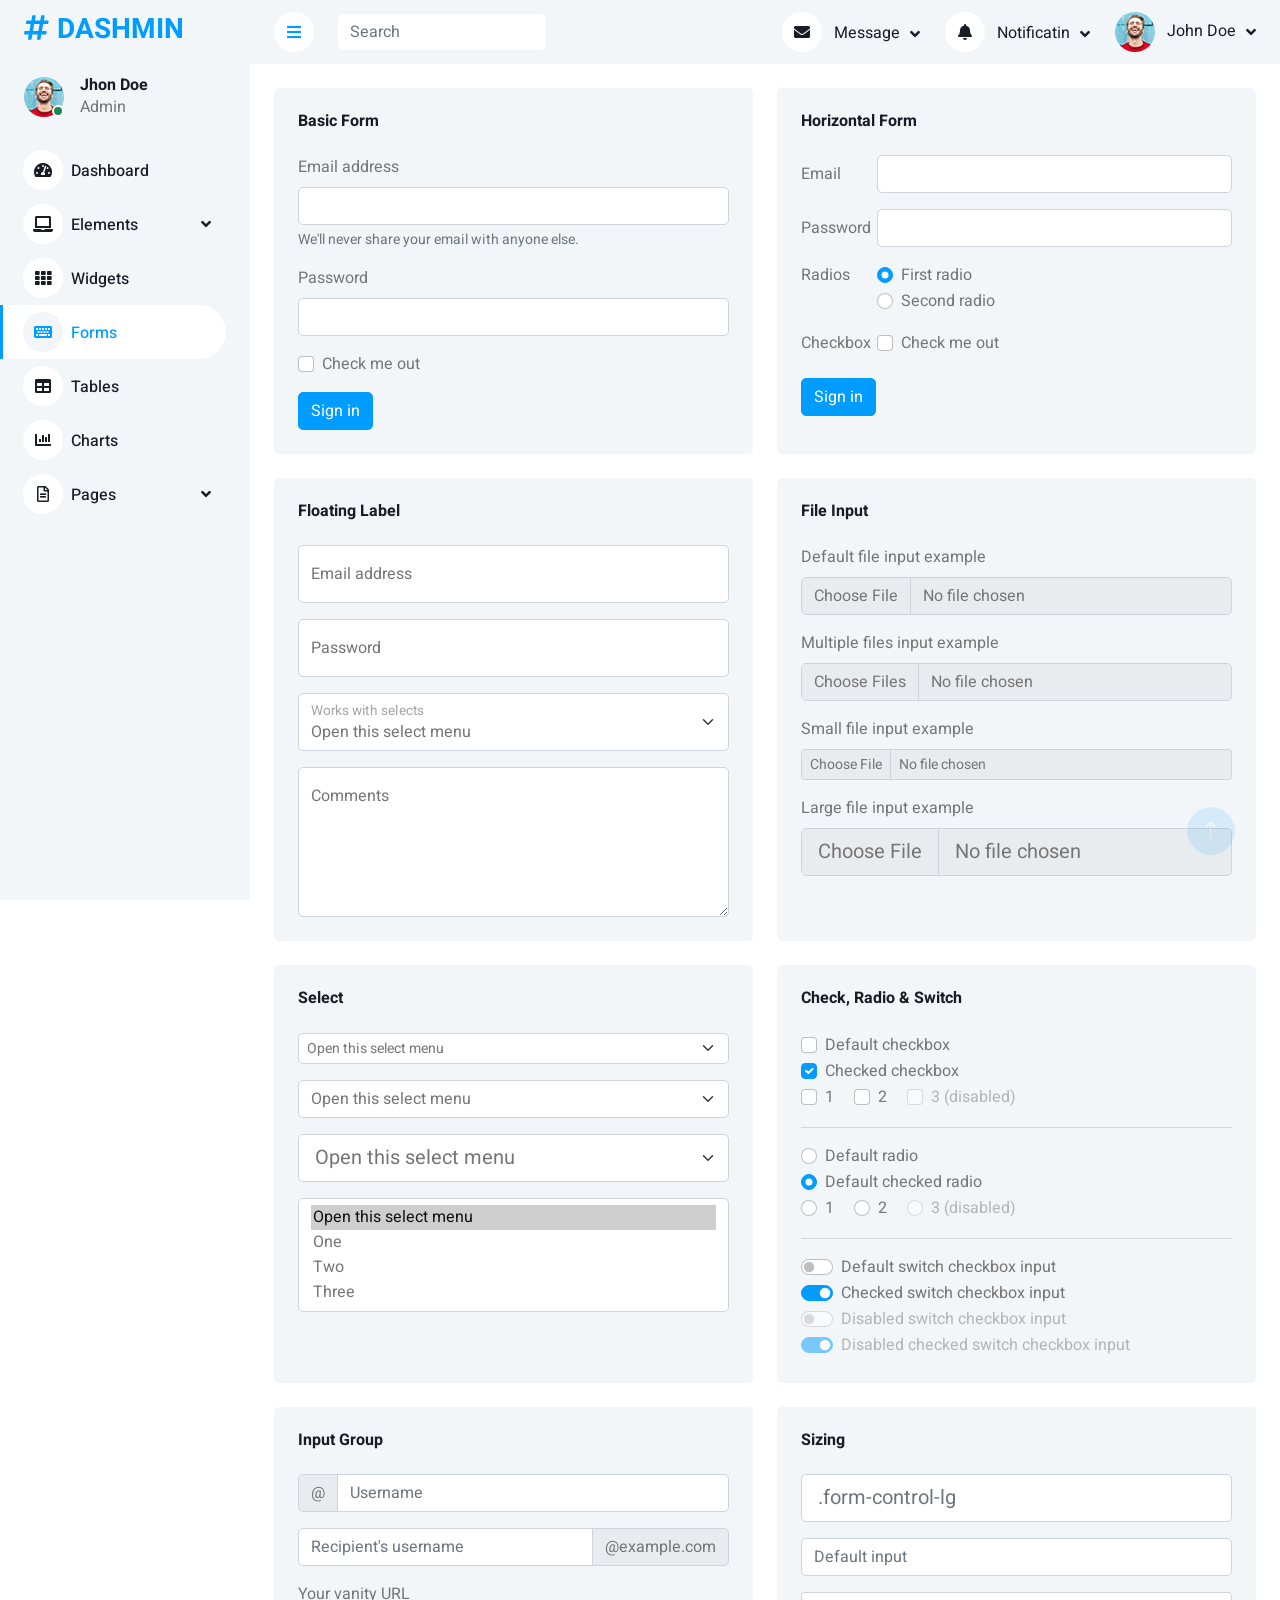
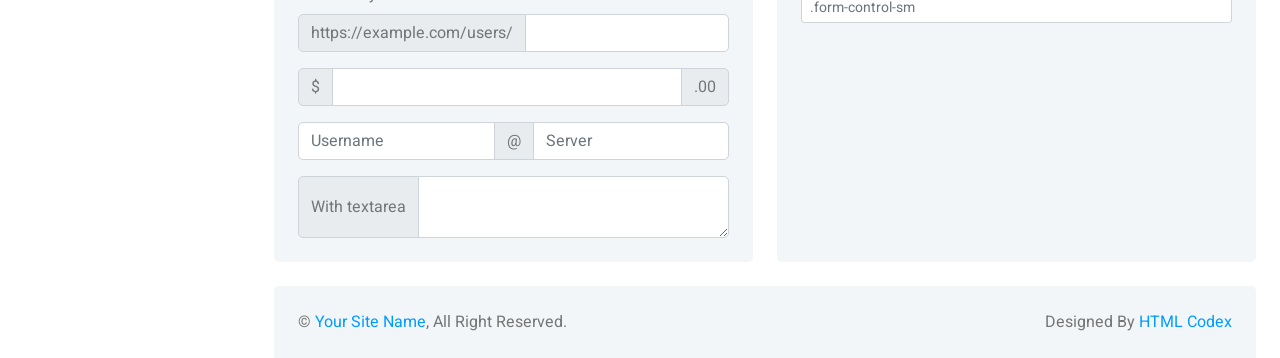
<file: sourceTemplate/bootstrap-admin-template-free/bootstrap-admin-template-free/form.html>
<!DOCTYPE html>
<html lang="en">

<head>
    <meta charset="utf-8">
    <title>DASHMIN - Bootstrap Admin Template</title>
    <meta content="width=device-width, initial-scale=1.0" name="viewport">
    <meta content="" name="keywords">
    <meta content="" name="description">

    <!-- Favicon -->
    <link href="img/favicon.ico" rel="icon">

    <!-- Google Web Fonts -->
    <link rel="preconnect" href="https://fonts.googleapis.com">
    <link rel="preconnect" href="https://fonts.gstatic.com" crossorigin>
    <link href="https://fonts.googleapis.com/css2?family=Heebo:wght@400;500;600;700&display=swap" rel="stylesheet">
    
    <!-- Icon Font Stylesheet -->
    <link href="https://cdnjs.cloudflare.com/ajax/libs/font-awesome/5.10.0/css/all.min.css" rel="stylesheet">
    <link href="https://cdn.jsdelivr.net/npm/bootstrap-icons@1.4.1/font/bootstrap-icons.css" rel="stylesheet">

    <!-- Libraries Stylesheet -->
    <link href="lib/owlcarousel/assets/owl.carousel.min.css" rel="stylesheet">
    <link href="lib/tempusdominus/css/tempusdominus-bootstrap-4.min.css" rel="stylesheet" />

    <!-- Customized Bootstrap Stylesheet -->
    <link href="css/bootstrap.min.css" rel="stylesheet">

    <!-- Template Stylesheet -->
    <link href="css/style.css" rel="stylesheet">
</head>

<body>
    <div class="container-fluid position-relative bg-white d-flex p-0">
        <!-- Spinner Start -->
        <div id="spinner" class="show bg-white position-fixed translate-middle w-100 vh-100 top-50 start-50 d-flex align-items-center justify-content-center">
            <div class="spinner-border text-primary" style="width: 3rem; height: 3rem;" role="status">
                <span class="sr-only">Loading...</span>
            </div>
        </div>
        <!-- Spinner End -->


        <!-- Sidebar Start -->
        <div class="sidebar pe-4 pb-3">
            <nav class="navbar bg-light navbar-light">
                <a href="index.html" class="navbar-brand mx-4 mb-3">
                    <h3 class="text-primary"><i class="fa fa-hashtag me-2"></i>DASHMIN</h3>
                </a>
                <div class="d-flex align-items-center ms-4 mb-4">
                    <div class="position-relative">
                        <img class="rounded-circle" src="img/user.jpg" alt="" style="width: 40px; height: 40px;">
                        <div class="bg-success rounded-circle border border-2 border-white position-absolute end-0 bottom-0 p-1"></div>
                    </div>
                    <div class="ms-3">
                        <h6 class="mb-0">Jhon Doe</h6>
                        <span>Admin</span>
                    </div>
                </div>
                <div class="navbar-nav w-100">
                    <a href="index.html" class="nav-item nav-link"><i class="fa fa-tachometer-alt me-2"></i>Dashboard</a>
                    <div class="nav-item dropdown">
                        <a href="#" class="nav-link dropdown-toggle" data-bs-toggle="dropdown"><i class="fa fa-laptop me-2"></i>Elements</a>
                        <div class="dropdown-menu bg-transparent border-0">
                            <a href="button.html" class="dropdown-item">Buttons</a>
                            <a href="typography.html" class="dropdown-item">Typography</a>
                            <a href="element.html" class="dropdown-item">Other Elements</a>
                        </div>
                    </div>
                    <a href="widget.html" class="nav-item nav-link"><i class="fa fa-th me-2"></i>Widgets</a>
                    <a href="form.html" class="nav-item nav-link active"><i class="fa fa-keyboard me-2"></i>Forms</a>
                    <a href="table.html" class="nav-item nav-link"><i class="fa fa-table me-2"></i>Tables</a>
                    <a href="chart.html" class="nav-item nav-link"><i class="fa fa-chart-bar me-2"></i>Charts</a>
                    <div class="nav-item dropdown">
                        <a href="#" class="nav-link dropdown-toggle" data-bs-toggle="dropdown"><i class="far fa-file-alt me-2"></i>Pages</a>
                        <div class="dropdown-menu bg-transparent border-0">
                            <a href="signin.html" class="dropdown-item">Sign In</a>
                            <a href="signup.html" class="dropdown-item">Sign Up</a>
                            <a href="404.html" class="dropdown-item">404 Error</a>
                            <a href="blank.html" class="dropdown-item">Blank Page</a>
                        </div>
                    </div>
                </div>
            </nav>
        </div>
        <!-- Sidebar End -->


        <!-- Content Start -->
        <div class="content">
            <!-- Navbar Start -->
            <nav class="navbar navbar-expand bg-light navbar-light sticky-top px-4 py-0">
                <a href="index.html" class="navbar-brand d-flex d-lg-none me-4">
                    <h2 class="text-primary mb-0"><i class="fa fa-hashtag"></i></h2>
                </a>
                <a href="#" class="sidebar-toggler flex-shrink-0">
                    <i class="fa fa-bars"></i>
                </a>
                <form class="d-none d-md-flex ms-4">
                    <input class="form-control border-0" type="search" placeholder="Search">
                </form>
                <div class="navbar-nav align-items-center ms-auto">
                    <div class="nav-item dropdown">
                        <a href="#" class="nav-link dropdown-toggle" data-bs-toggle="dropdown">
                            <i class="fa fa-envelope me-lg-2"></i>
                            <span class="d-none d-lg-inline-flex">Message</span>
                        </a>
                        <div class="dropdown-menu dropdown-menu-end bg-light border-0 rounded-0 rounded-bottom m-0">
                            <a href="#" class="dropdown-item">
                                <div class="d-flex align-items-center">
                                    <img class="rounded-circle" src="img/user.jpg" alt="" style="width: 40px; height: 40px;">
                                    <div class="ms-2">
                                        <h6 class="fw-normal mb-0">Jhon send you a message</h6>
                                        <small>15 minutes ago</small>
                                    </div>
                                </div>
                            </a>
                            <hr class="dropdown-divider">
                            <a href="#" class="dropdown-item">
                                <div class="d-flex align-items-center">
                                    <img class="rounded-circle" src="img/user.jpg" alt="" style="width: 40px; height: 40px;">
                                    <div class="ms-2">
                                        <h6 class="fw-normal mb-0">Jhon send you a message</h6>
                                        <small>15 minutes ago</small>
                                    </div>
                                </div>
                            </a>
                            <hr class="dropdown-divider">
                            <a href="#" class="dropdown-item">
                                <div class="d-flex align-items-center">
                                    <img class="rounded-circle" src="img/user.jpg" alt="" style="width: 40px; height: 40px;">
                                    <div class="ms-2">
                                        <h6 class="fw-normal mb-0">Jhon send you a message</h6>
                                        <small>15 minutes ago</small>
                                    </div>
                                </div>
                            </a>
                            <hr class="dropdown-divider">
                            <a href="#" class="dropdown-item text-center">See all message</a>
                        </div>
                    </div>
                    <div class="nav-item dropdown">
                        <a href="#" class="nav-link dropdown-toggle" data-bs-toggle="dropdown">
                            <i class="fa fa-bell me-lg-2"></i>
                            <span class="d-none d-lg-inline-flex">Notificatin</span>
                        </a>
                        <div class="dropdown-menu dropdown-menu-end bg-light border-0 rounded-0 rounded-bottom m-0">
                            <a href="#" class="dropdown-item">
                                <h6 class="fw-normal mb-0">Profile updated</h6>
                                <small>15 minutes ago</small>
                            </a>
                            <hr class="dropdown-divider">
                            <a href="#" class="dropdown-item">
                                <h6 class="fw-normal mb-0">New user added</h6>
                                <small>15 minutes ago</small>
                            </a>
                            <hr class="dropdown-divider">
                            <a href="#" class="dropdown-item">
                                <h6 class="fw-normal mb-0">Password changed</h6>
                                <small>15 minutes ago</small>
                            </a>
                            <hr class="dropdown-divider">
                            <a href="#" class="dropdown-item text-center">See all notifications</a>
                        </div>
                    </div>
                    <div class="nav-item dropdown">
                        <a href="#" class="nav-link dropdown-toggle" data-bs-toggle="dropdown">
                            <img class="rounded-circle me-lg-2" src="img/user.jpg" alt="" style="width: 40px; height: 40px;">
                            <span class="d-none d-lg-inline-flex">John Doe</span>
                        </a>
                        <div class="dropdown-menu dropdown-menu-end bg-light border-0 rounded-0 rounded-bottom m-0">
                            <a href="#" class="dropdown-item">My Profile</a>
                            <a href="#" class="dropdown-item">Settings</a>
                            <a href="#" class="dropdown-item">Log Out</a>
                        </div>
                    </div>
                </div>
            </nav>
            <!-- Navbar End -->


            <!-- Form Start -->
            <div class="container-fluid pt-4 px-4">
                <div class="row g-4">
                    <div class="col-sm-12 col-xl-6">
                        <div class="bg-light rounded h-100 p-4">
                            <h6 class="mb-4">Basic Form</h6>
                            <form>
                                <div class="mb-3">
                                    <label for="exampleInputEmail1" class="form-label">Email address</label>
                                    <input type="email" class="form-control" id="exampleInputEmail1"
                                        aria-describedby="emailHelp">
                                    <div id="emailHelp" class="form-text">We'll never share your email with anyone else.
                                    </div>
                                </div>
                                <div class="mb-3">
                                    <label for="exampleInputPassword1" class="form-label">Password</label>
                                    <input type="password" class="form-control" id="exampleInputPassword1">
                                </div>
                                <div class="mb-3 form-check">
                                    <input type="checkbox" class="form-check-input" id="exampleCheck1">
                                    <label class="form-check-label" for="exampleCheck1">Check me out</label>
                                </div>
                                <button type="submit" class="btn btn-primary">Sign in</button>
                            </form>
                        </div>
                    </div>
                    <div class="col-sm-12 col-xl-6">
                        <div class="bg-light rounded h-100 p-4">
                            <h6 class="mb-4">Horizontal Form</h6>
                            <form>
                                <div class="row mb-3">
                                    <label for="inputEmail3" class="col-sm-2 col-form-label">Email</label>
                                    <div class="col-sm-10">
                                        <input type="email" class="form-control" id="inputEmail3">
                                    </div>
                                </div>
                                <div class="row mb-3">
                                    <label for="inputPassword3" class="col-sm-2 col-form-label">Password</label>
                                    <div class="col-sm-10">
                                        <input type="password" class="form-control" id="inputPassword3">
                                    </div>
                                </div>
                                <fieldset class="row mb-3">
                                    <legend class="col-form-label col-sm-2 pt-0">Radios</legend>
                                    <div class="col-sm-10">
                                        <div class="form-check">
                                            <input class="form-check-input" type="radio" name="gridRadios"
                                                id="gridRadios1" value="option1" checked>
                                            <label class="form-check-label" for="gridRadios1">
                                                First radio
                                            </label>
                                        </div>
                                        <div class="form-check">
                                            <input class="form-check-input" type="radio" name="gridRadios"
                                                id="gridRadios2" value="option2">
                                            <label class="form-check-label" for="gridRadios2">
                                                Second radio
                                            </label>
                                        </div>
                                    </div>
                                </fieldset>
                                <div class="row mb-3">
                                    <legend class="col-form-label col-sm-2 pt-0">Checkbox</legend>
                                    <div class="col-sm-10">
                                        <div class="form-check">
                                            <input class="form-check-input" type="checkbox" id="gridCheck1">
                                            <label class="form-check-label" for="gridCheck1">
                                                Check me out
                                            </label>
                                        </div>
                                    </div>
                                </div>
                                <button type="submit" class="btn btn-primary">Sign in</button>
                            </form>
                        </div>
                    </div>
                    <div class="col-sm-12 col-xl-6">
                        <div class="bg-light rounded h-100 p-4">
                            <h6 class="mb-4">Floating Label</h6>
                            <div class="form-floating mb-3">
                                <input type="email" class="form-control" id="floatingInput"
                                    placeholder="name@example.com">
                                <label for="floatingInput">Email address</label>
                            </div>
                            <div class="form-floating mb-3">
                                <input type="password" class="form-control" id="floatingPassword"
                                    placeholder="Password">
                                <label for="floatingPassword">Password</label>
                            </div>
                            <div class="form-floating mb-3">
                                <select class="form-select" id="floatingSelect"
                                    aria-label="Floating label select example">
                                    <option selected>Open this select menu</option>
                                    <option value="1">One</option>
                                    <option value="2">Two</option>
                                    <option value="3">Three</option>
                                </select>
                                <label for="floatingSelect">Works with selects</label>
                            </div>
                            <div class="form-floating">
                                <textarea class="form-control" placeholder="Leave a comment here"
                                    id="floatingTextarea" style="height: 150px;"></textarea>
                                <label for="floatingTextarea">Comments</label>
                            </div>
                        </div>
                    </div>
                    <div class="col-sm-12 col-xl-6">
                        <div class="bg-light rounded h-100 p-4">
                            <h6 class="mb-4">File Input</h6>
                            <div class="mb-3">
                                <label for="formFile" class="form-label">Default file input example</label>
                                <input class="form-control" type="file" id="formFile">
                            </div>
                            <div class="mb-3">
                                <label for="formFileMultiple" class="form-label">Multiple files input example</label>
                                <input class="form-control" type="file" id="formFileMultiple" multiple>
                            </div>
                            <div class="mb-3">
                                <label for="formFileSm" class="form-label">Small file input example</label>
                                <input class="form-control form-control-sm" id="formFileSm" type="file">
                            </div>
                            <div>
                                <label for="formFileLg" class="form-label">Large file input example</label>
                                <input class="form-control form-control-lg" id="formFileLg" type="file">
                            </div>
                        </div>
                    </div>
                    <div class="col-sm-12 col-xl-6">
                        <div class="bg-light rounded h-100 p-4">
                            <h6 class="mb-4">Select</h6>
                            <select class="form-select form-select-sm mb-3" aria-label=".form-select-sm example">
                                <option selected>Open this select menu</option>
                                <option value="1">One</option>
                                <option value="2">Two</option>
                                <option value="3">Three</option>
                            </select>
                            <select class="form-select mb-3" aria-label="Default select example">
                                <option selected>Open this select menu</option>
                                <option value="1">One</option>
                                <option value="2">Two</option>
                                <option value="3">Three</option>
                            </select>
                            <select class="form-select form-select-lg mb-3" aria-label=".form-select-lg example">
                                <option selected>Open this select menu</option>
                                <option value="1">One</option>
                                <option value="2">Two</option>
                                <option value="3">Three</option>
                            </select>
                            <select class="form-select" multiple aria-label="multiple select example">
                                <option selected>Open this select menu</option>
                                <option value="1">One</option>
                                <option value="2">Two</option>
                                <option value="3">Three</option>
                            </select>
                        </div>
                    </div>
                    <div class="col-sm-12 col-xl-6">
                        <div class="bg-light rounded h-100 p-4">
                            <h6 class="mb-4">Check, Radio & Switch</h6>
                            <div class="form-check">
                                <input class="form-check-input" type="checkbox" value="" id="flexCheckDefault">
                                <label class="form-check-label" for="flexCheckDefault">
                                    Default checkbox
                                </label>
                            </div>
                            <div class="form-check">
                                <input class="form-check-input" type="checkbox" value="" id="flexCheckChecked" checked>
                                <label class="form-check-label" for="flexCheckChecked">
                                    Checked checkbox
                                </label>
                            </div>
                            <div class="form-check form-check-inline">
                                <input class="form-check-input" type="checkbox" id="inlineCheckbox1" value="option1">
                                <label class="form-check-label" for="inlineCheckbox1">1</label>
                            </div>
                            <div class="form-check form-check-inline">
                                <input class="form-check-input" type="checkbox" id="inlineCheckbox2" value="option2">
                                <label class="form-check-label" for="inlineCheckbox2">2</label>
                            </div>
                            <div class="form-check form-check-inline">
                                <input class="form-check-input" type="checkbox" id="inlineCheckbox3" value="option3"
                                    disabled>
                                <label class="form-check-label" for="inlineCheckbox3">3 (disabled)</label>
                            </div>
                            <hr>
                            <div class="form-check">
                                <input class="form-check-input" type="radio" name="flexRadioDefault"
                                    id="flexRadioDefault1">
                                <label class="form-check-label" for="flexRadioDefault1">
                                    Default radio
                                </label>
                            </div>
                            <div class="form-check">
                                <input class="form-check-input" type="radio" name="flexRadioDefault"
                                    id="flexRadioDefault2" checked>
                                <label class="form-check-label" for="flexRadioDefault2">
                                    Default checked radio
                                </label>
                            </div>
                            <div class="form-check form-check-inline">
                                <input class="form-check-input" type="radio" name="inlineRadioOptions" id="inlineRadio1"
                                    value="option1">
                                <label class="form-check-label" for="inlineRadio1">1</label>
                            </div>
                            <div class="form-check form-check-inline">
                                <input class="form-check-input" type="radio" name="inlineRadioOptions" id="inlineRadio2"
                                    value="option2">
                                <label class="form-check-label" for="inlineRadio2">2</label>
                            </div>
                            <div class="form-check form-check-inline">
                                <input class="form-check-input" type="radio" name="inlineRadioOptions" id="inlineRadio3"
                                    value="option3" disabled>
                                <label class="form-check-label" for="inlineRadio3">3 (disabled)</label>
                            </div>
                            <hr>
                            <div class="form-check form-switch">
                                <input class="form-check-input" type="checkbox" role="switch"
                                    id="flexSwitchCheckDefault">
                                <label class="form-check-label" for="flexSwitchCheckDefault">Default switch checkbox
                                    input</label>
                            </div>
                            <div class="form-check form-switch">
                                <input class="form-check-input" type="checkbox" role="switch"
                                    id="flexSwitchCheckChecked" checked>
                                <label class="form-check-label" for="flexSwitchCheckChecked">Checked switch checkbox
                                    input</label>
                            </div>
                            <div class="form-check form-switch">
                                <input class="form-check-input" type="checkbox" role="switch"
                                    id="flexSwitchCheckDisabled" disabled>
                                <label class="form-check-label" for="flexSwitchCheckDisabled">Disabled switch checkbox
                                    input</label>
                            </div>
                            <div class="form-check form-switch">
                                <input class="form-check-input" type="checkbox" role="switch"
                                    id="flexSwitchCheckCheckedDisabled" checked disabled>
                                <label class="form-check-label" for="flexSwitchCheckCheckedDisabled">Disabled checked
                                    switch checkbox input</label>
                            </div>
                        </div>
                    </div>
                    <div class="col-sm-12 col-xl-6">
                        <div class="bg-light rounded h-100 p-4">
                            <h6 class="mb-4">Input Group</h6>
                            <div class="input-group mb-3">
                                <span class="input-group-text" id="basic-addon1">@</span>
                                <input type="text" class="form-control" placeholder="Username" aria-label="Username"
                                    aria-describedby="basic-addon1">
                            </div>
                            <div class="input-group mb-3">
                                <input type="text" class="form-control" placeholder="Recipient's username"
                                    aria-label="Recipient's username" aria-describedby="basic-addon2">
                                <span class="input-group-text" id="basic-addon2">@example.com</span>
                            </div>
                            <label for="basic-url" class="form-label">Your vanity URL</label>
                            <div class="input-group mb-3">
                                <span class="input-group-text" id="basic-addon3">https://example.com/users/</span>
                                <input type="text" class="form-control" id="basic-url" aria-describedby="basic-addon3">
                            </div>
                            <div class="input-group mb-3">
                                <span class="input-group-text">$</span>
                                <input type="text" class="form-control" aria-label="Amount (to the nearest dollar)">
                                <span class="input-group-text">.00</span>
                            </div>
                            <div class="input-group mb-3">
                                <input type="text" class="form-control" placeholder="Username" aria-label="Username">
                                <span class="input-group-text">@</span>
                                <input type="text" class="form-control" placeholder="Server" aria-label="Server">
                            </div>
                            <div class="input-group">
                                <span class="input-group-text">With textarea</span>
                                <textarea class="form-control" aria-label="With textarea"></textarea>
                            </div>
                        </div>
                    </div>
                    <div class="col-sm-12 col-xl-6">
                        <div class="bg-light rounded h-100 p-4">
                            <h6 class="mb-4">Sizing</h6>
                            <input class="form-control form-control-lg mb-3" type="text" placeholder=".form-control-lg"
                                aria-label=".form-control-lg example">
                            <input class="form-control mb-3" type="text" placeholder="Default input"
                                aria-label="default input example">
                            <input class="form-control form-control-sm" type="text" placeholder=".form-control-sm"
                                aria-label=".form-control-sm example">
                        </div>
                    </div>
                </div>
            </div>
            <!-- Form End -->


            <!-- Footer Start -->
            <div class="container-fluid pt-4 px-4">
                <div class="bg-light rounded-top p-4">
                    <div class="row">
                        <div class="col-12 col-sm-6 text-center text-sm-start">
                            &copy; <a href="#">Your Site Name</a>, All Right Reserved. 
                        </div>
                        <div class="col-12 col-sm-6 text-center text-sm-end">
                            <!--/*** This template is free as long as you keep the footer author’s credit link/attribution link/backlink. If you'd like to use the template without the footer author’s credit link/attribution link/backlink, you can purchase the Credit Removal License from "https://htmlcodex.com/credit-removal". Thank you for your support. ***/-->
                            Designed By <a href="https://htmlcodex.com">HTML Codex</a>
                        </div>
                    </div>
                </div>
            </div>
            <!-- Footer End -->
        </div>
        <!-- Content End -->


        <!-- Back to Top -->
        <a href="#" class="btn btn-lg btn-primary btn-lg-square back-to-top"><i class="bi bi-arrow-up"></i></a>
    </div>

    <!-- JavaScript Libraries -->
    <script src="https://code.jquery.com/jquery-3.4.1.min.js"></script>
    <script src="https://cdn.jsdelivr.net/npm/bootstrap@5.0.0/dist/js/bootstrap.bundle.min.js"></script>
    <script src="lib/chart/chart.min.js"></script>
    <script src="lib/easing/easing.min.js"></script>
    <script src="lib/waypoints/waypoints.min.js"></script>
    <script src="lib/owlcarousel/owl.carousel.min.js"></script>
    <script src="lib/tempusdominus/js/moment.min.js"></script>
    <script src="lib/tempusdominus/js/moment-timezone.min.js"></script>
    <script src="lib/tempusdominus/js/tempusdominus-bootstrap-4.min.js"></script>

    <!-- Template Javascript -->
    <script src="js/main.js"></script>
</body>

</html>
</file>
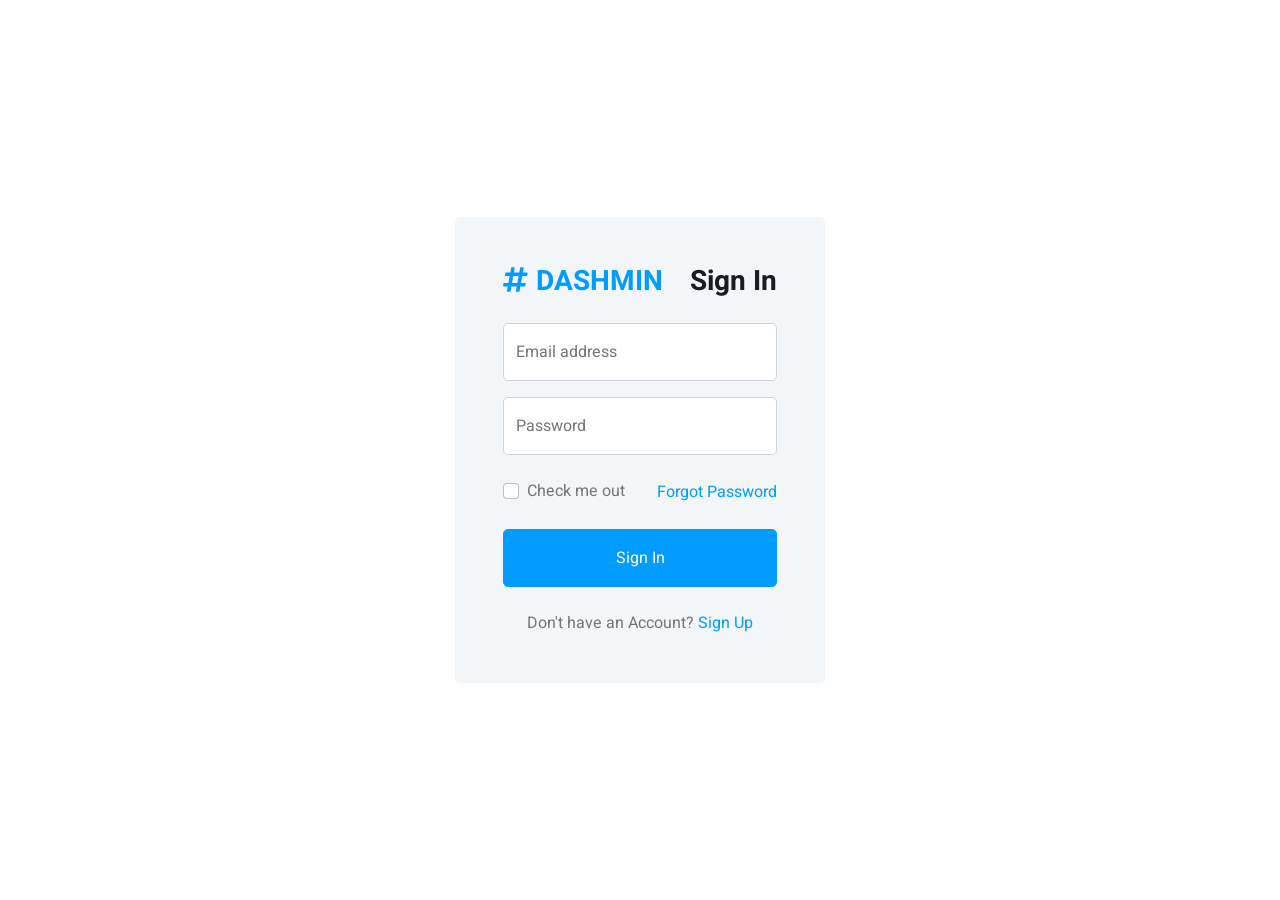
<file: sourceTemplate/bootstrap-admin-template-free/bootstrap-admin-template-free/signin.html>
<!DOCTYPE html>
<html lang="en">

<head>
    <meta charset="utf-8">
    <title>DASHMIN - Bootstrap Admin Template</title>
    <meta content="width=device-width, initial-scale=1.0" name="viewport">
    <meta content="" name="keywords">
    <meta content="" name="description">

    <!-- Favicon -->
    <link href="img/favicon.ico" rel="icon">

    <!-- Google Web Fonts -->
    <link rel="preconnect" href="https://fonts.googleapis.com">
    <link rel="preconnect" href="https://fonts.gstatic.com" crossorigin>
    <link href="https://fonts.googleapis.com/css2?family=Heebo:wght@400;500;600;700&display=swap" rel="stylesheet">
    
    <!-- Icon Font Stylesheet -->
    <link href="https://cdnjs.cloudflare.com/ajax/libs/font-awesome/5.10.0/css/all.min.css" rel="stylesheet">
    <link href="https://cdn.jsdelivr.net/npm/bootstrap-icons@1.4.1/font/bootstrap-icons.css" rel="stylesheet">

    <!-- Libraries Stylesheet -->
    <link href="lib/owlcarousel/assets/owl.carousel.min.css" rel="stylesheet">
    <link href="lib/tempusdominus/css/tempusdominus-bootstrap-4.min.css" rel="stylesheet" />

    <!-- Customized Bootstrap Stylesheet -->
    <link href="css/bootstrap.min.css" rel="stylesheet">

    <!-- Template Stylesheet -->
    <link href="css/style.css" rel="stylesheet">
</head>

<body>
    <div class="container-fluid position-relative bg-white d-flex p-0">
        <!-- Spinner Start -->
        <div id="spinner" class="show bg-white position-fixed translate-middle w-100 vh-100 top-50 start-50 d-flex align-items-center justify-content-center">
            <div class="spinner-border text-primary" style="width: 3rem; height: 3rem;" role="status">
                <span class="sr-only">Loading...</span>
            </div>
        </div>
        <!-- Spinner End -->


        <!-- Sign In Start -->
        <div class="container-fluid">
            <div class="row h-100 align-items-center justify-content-center" style="min-height: 100vh;">
                <div class="col-12 col-sm-8 col-md-6 col-lg-5 col-xl-4">
                    <div class="bg-light rounded p-4 p-sm-5 my-4 mx-3">
                        <div class="d-flex align-items-center justify-content-between mb-3">
                            <a href="index.html" class="">
                                <h3 class="text-primary"><i class="fa fa-hashtag me-2"></i>DASHMIN</h3>
                            </a>
                            <h3>Sign In</h3>
                        </div>
                        <div class="form-floating mb-3">
                            <input type="email" class="form-control" id="floatingInput" placeholder="name@example.com">
                            <label for="floatingInput">Email address</label>
                        </div>
                        <div class="form-floating mb-4">
                            <input type="password" class="form-control" id="floatingPassword" placeholder="Password">
                            <label for="floatingPassword">Password</label>
                        </div>
                        <div class="d-flex align-items-center justify-content-between mb-4">
                            <div class="form-check">
                                <input type="checkbox" class="form-check-input" id="exampleCheck1">
                                <label class="form-check-label" for="exampleCheck1">Check me out</label>
                            </div>
                            <a href="">Forgot Password</a>
                        </div>
                        <button type="submit" class="btn btn-primary py-3 w-100 mb-4">Sign In</button>
                        <p class="text-center mb-0">Don't have an Account? <a href="">Sign Up</a></p>
                    </div>
                </div>
            </div>
        </div>
        <!-- Sign In End -->
    </div>

    <!-- JavaScript Libraries -->
    <script src="https://code.jquery.com/jquery-3.4.1.min.js"></script>
    <script src="https://cdn.jsdelivr.net/npm/bootstrap@5.0.0/dist/js/bootstrap.bundle.min.js"></script>
    <script src="lib/chart/chart.min.js"></script>
    <script src="lib/easing/easing.min.js"></script>
    <script src="lib/waypoints/waypoints.min.js"></script>
    <script src="lib/owlcarousel/owl.carousel.min.js"></script>
    <script src="lib/tempusdominus/js/moment.min.js"></script>
    <script src="lib/tempusdominus/js/moment-timezone.min.js"></script>
    <script src="lib/tempusdominus/js/tempusdominus-bootstrap-4.min.js"></script>

    <!-- Template Javascript -->
    <script src="js/main.js"></script>
</body>

</html>
</file>
<file: sourceTemplate/Salone/css/style.css>
/********** Template CSS **********/

/*** Spinner ***/
#spinner {
    opacity: 0;
    visibility: hidden;
    transition: opacity .5s ease-out, visibility 0s linear .5s;
    z-index: 99999;
}

#spinner.show {
    transition: opacity .5s ease-out, visibility 0s linear 0s;
    visibility: visible;
    opacity: 1;
}

.back-to-top {
    position: fixed !important;
    display: none;
    right: 45px;
    bottom: 45px;
    z-index: 99;
}

/*** Fonts ***/
.font-work-sans {
  font-family: "Work Sans", sans-serif;
  font-optical-sizing: auto;
  font-weight: 400;
  font-style: normal;
}

.font-playfair-display {
  font-family: "Playfair Display", serif;
  font-optical-sizing: auto;
  font-weight: 400;
  font-style: normal;
}

.font-dancing-script {
    font-family: "Dancing Script", cursive;
    font-optical-sizing: auto;
    font-weight: 400;
    font-style: normal;
}


/*** Button ***/
.btn {
    position: relative;
    transition: .5s;
}

.btn-square {
    width: 38px;
    height: 38px;
}

.btn-sm-square {
    width: 32px;
    height: 32px;
}

.btn-lg-square {
    width: 48px;
    height: 48px;
}

.btn-square,
.btn-sm-square,
.btn-lg-square {
    padding: 0;
    display: flex;
    align-items: center;
    justify-content: center;
    font-weight: normal;
}

.btn-dark,
.btn-primary {
    margin: 10px;
}

.btn-primary::before,
.btn-primary::after {
    position: absolute;
    content: "";
    width: calc(100% + 10px);
    height: calc(100% + 10px);
    top: -5px;
    left: -5px;
}

.btn-primary::before {
    top: -10px;
    height: calc(100% + 20px);
    border-left: 2px solid var(--bs-primary);
    border-right: 2px solid var(--bs-primary);
}

.btn-primary::after {
    left: -10px;
    width: calc(100% + 20px);
    border-top: 2px solid var(--bs-primary);
    border-bottom: 2px solid var(--bs-primary);
}

.btn-dark::before,
.btn-dark::after {
    position: absolute;
    content: "";
    width: calc(100% + 10px);
    height: calc(100% + 10px);
    top: -5px;
    left: -5px;
}

.btn-dark::before {
    top: -10px;
    height: calc(100% + 20px);
    border-left: 2px solid var(--bs-dark);
    border-right: 2px solid var(--bs-dark);
}

.btn-dark::after {
    left: -10px;
    width: calc(100% + 20px);
    border-top: 2px solid var(--bs-dark);
    border-bottom: 2px solid var(--bs-dark);
}


/*** Navbar ***/
.sticky-top {
    top: -150px;
    transition: .5s;
}

.navbar .navbar-nav .nav-link {
    margin: 0 12px;
    padding: 0;
    outline: none;
    font-family: "Playfair Display", serif;
    font-size: 18px;
    font-weight: 500;
    text-transform: uppercase;
    letter-spacing: 1px;
    color: var(--bs-dark);
}

.navbar .navbar-nav .nav-link:hover,
.navbar .navbar-nav .nav-link.active {
    color: var(--bs-primary)
}

.navbar .dropdown-toggle::after {
    border: none;
    content: "\f107";
    font-family: "Font Awesome 5 Free";
    font-weight: 900;
    vertical-align: middle;
    margin-left: 8px;
}

.navbar .dropdown-menu .dropdown-item:hover,
.navbar .dropdown-menu .dropdown-item.active {
    color: var(--bs-white);
    background: var(--bs-primary);
}

@media (max-width: 991.98px) {
    .navbar .navbar-nav .nav-link  {
        margin-left: 0;
        padding: 10px 0;
    }
}

@media (min-width: 992px) {
    .navbar .nav-item .dropdown-menu {
        display: block;
        border: none;
        margin-top: 0;
        top: 150%;
        opacity: 0;
        visibility: hidden;
        transition: .5s;
    }

    .navbar .nav-item:hover .dropdown-menu {
        top: 100%;
        visibility: visible;
        transition: .5s;
        opacity: 1;
    }
}

.navbar .btn-primary {
    border-width: 2px;
    background: var(--bs-light);
}

.navbar .btn-primary:hover {
    background: var(--bs-primary);
}


/*** Hero Header ***/
.hero-header {
    background: url(../img/hero-bg.jpg) top left no-repeat;
    background-size: cover;
}

@media (min-width: 992px) {
    .hero-header .container {
        max-width: 100% !important;
    }

    .hero-header .hero-header-text  {
        padding-left: calc(((100% - 960px) / 2) + .75rem);
    }
}

@media (min-width: 1200px) {
    .hero-header .hero-header-text  {
        padding-left: calc(((100% - 1140px) / 2) + .75rem);
    }
}

@media (min-width: 1400px) {
    .hero-header .hero-header-text  {
        padding-left: calc(((100% - 1320px) / 2) + .75rem);
    }
}

.header-carousel .owl-nav {
    position: absolute;
    right: 0;
    bottom: 0;
    text-align: center;
    display: flex;
    justify-content: center;
}

.header-carousel .owl-nav .owl-prev,
.header-carousel .owl-nav .owl-next{
    position: relative;
    margin-left: 2px;
    width: 60px;
    height: 60px;
    display: flex;
    align-items: center;
    justify-content: center;
    color: var(--bs-dark);
    background: var(--bs-primary);
    font-size: 22px;
    transition: .5s;
}

.header-carousel .owl-nav .owl-prev:hover,
.header-carousel .owl-nav .owl-next:hover {
    color: var(--bs-white);
}

.page-header {
    background: url(../img/page-header.jpg) center center no-repeat;
    background-size: contain;
}


/*** Service ***/
@media (max-width: 768px) {
    .service .service-item {
        border: none !important;
        box-shadow: 0 0 45px rgba(0, 0, 0, .05);
    }
}

@media (min-width: 992px) {
    .service .service-item.border-lg-end {
        border-right: 1px solid #dee2e6;
    }

    .service .service-item.border-lg-end-0 {
        border-right: none !important;
    }

    .service .service-item.border-lg-bottom-0 {
        border-bottom: none !important;
    }
}

.service .service-item .btn-primary {
    border-width: 2px;
    background: var(--bs-white);
}

.service .service-item .btn-primary:hover {
    background: var(--bs-primary);
}

.service .service-item img {
    width: 70px;
    margin-bottom: 20px;
}


/*** Team ***/
.team {
    position: relative;
}

.team::before {
    position: absolute;
    content: "";
    width: 200%;
    height: 200px;
    top: 50%;
    left: -50%;
    transform: translateY(-50%);
    margin-top: 1rem;
    background: var(--bs-primary);
}

.team-item img {
    transition: .5s;
}
  
.team-item:hover img {
    transform: scale(1.2);
}
  
.team-overlay {
    position: absolute;
    padding: 30px;
    right: 30px;
    bottom: 30px;
    left: 30px;
    text-align: center;
    background: rgba(255, 255, 255, .5);
    transition: .5s;
    z-index: 1;
}

.team-item:hover .team-overlay {
    background: rgba(255, 255, 255, .9);
}

.team-overlay p {
    letter-spacing: 1px;
}

.team-overlay .btn-dark {
    border-width: 2px;
    color: var(--bs-dark);
    background: transparent;
}

.team-overlay .btn-dark:hover {
    color: var(--bs-white);
    background: var(--bs-dark);
}


/*** Testimonial ***/
.testimonial-carousel .owl-item {
    position: relative;
}

.testimonial-carousel .owl-item::before {
    position: absolute;
    content: "\f10d";
    font-family: "Font Awesome 5 Free";
    font-weight: 900;
    font-size: 300px;
    top: 50%;
    left: 50%;
    transform: translate(-50%, -50%);
    opacity: .1;
}

.testimonial-carousel .owl-item img {
    position: relative;
    width: 100px;
    height: 100px;
    z-index: 1;
}

.testimonial-carousel .owl-item,
.testimonial-carousel .owl-item * {
    transition: .5s;
}

.testimonial-carousel .owl-item span {
    letter-spacing: 2px;
}

.testimonial-carousel .owl-item.center .bg-light {
    background: var(--bs-primary) !important;
}

.testimonial-carousel .owl-item.center .bg-light * {
    color: var(--bs-dark) !important;
}

.testimonial-carousel .owl-nav {
    margin-top: 25px;
    display: flex;
    justify-content: center;
}

.testimonial-carousel .owl-nav .owl-prev,
.testimonial-carousel .owl-nav .owl-next {
    margin: 0 5px;
    width: 45px;
    height: 45px;
    display: flex;
    align-items: center;
    justify-content: center;
    font-size: 22px;
    color: var(--bs-dark);
    background: var(--bs-primary);
    transition: .5s;
}

.testimonial-carousel .owl-nav .owl-prev:hover,
.testimonial-carousel .owl-nav .owl-next:hover {
    color: var(--bs-white);
    background: var(--bs-dark);
}


/*** Footer ***/
@media (min-width: 992px) {
    .footer::after {
        position: absolute;
        content: "";
        width: 1px;
        height: 100%;
        top: 0;
        left: 50%;
        background: var(--bs-secondary);
    }
}

.footer .btn.btn-link {
    display: block;
    margin-bottom: 5px;
    padding: 0;
    text-align: left;
    color: rgba(255, 255, 255, .5);
    font-weight: normal;
    text-transform: capitalize;
    transition: .3s;
}

.footer .btn.btn-link:hover {
    color: var(--bs-primary);
    letter-spacing: 1px;
    box-shadow: none;
}

.footer .btn.btn-link::before {
    position: relative;
    content: "\f105";
    font-family: "Font Awesome 5 Free";
    font-weight: 900;
    color: rgba(255, 255, 255, .5);
    margin-right: 10px;
}
</file>
<file: sourceTemplate/bootstrap-admin-template-free/bootstrap-admin-template-free/css/style.css>
/********** Template CSS **********/
:root {
    --primary: #009CFF;
    --light: #F3F6F9;
    --dark: #191C24;
}

.back-to-top {
    position: fixed;
    display: none;
    right: 45px;
    bottom: 45px;
    z-index: 99;
}


/*** Spinner ***/
#spinner {
    opacity: 0;
    visibility: hidden;
    transition: opacity .5s ease-out, visibility 0s linear .5s;
    z-index: 99999;
}

#spinner.show {
    transition: opacity .5s ease-out, visibility 0s linear 0s;
    visibility: visible;
    opacity: 1;
}


/*** Button ***/
.btn {
    transition: .5s;
}

.btn.btn-primary {
    color: #FFFFFF;
}

.btn-square {
    width: 38px;
    height: 38px;
}

.btn-sm-square {
    width: 32px;
    height: 32px;
}

.btn-lg-square {
    width: 48px;
    height: 48px;
}

.btn-square,
.btn-sm-square,
.btn-lg-square {
    padding: 0;
    display: inline-flex;
    align-items: center;
    justify-content: center;
    font-weight: normal;
    border-radius: 50px;
}


/*** Layout ***/
.sidebar {
    position: fixed;
    top: 0;
    left: 0;
    bottom: 0;
    width: 250px;
    height: 100vh;
    overflow-y: auto;
    background: var(--light);
    transition: 0.5s;
    z-index: 999;
}

.content {
    margin-left: 250px;
    min-height: 100vh;
    background: #FFFFFF;
    transition: 0.5s;
}

@media (min-width: 992px) {
    .sidebar {
        margin-left: 0;
    }

    .sidebar.open {
        margin-left: -250px;
    }

    .content {
        width: calc(100% - 250px);
    }

    .content.open {
        width: 100%;
        margin-left: 0;
    }
}

@media (max-width: 991.98px) {
    .sidebar {
        margin-left: -250px;
    }

    .sidebar.open {
        margin-left: 0;
    }

    .content {
        width: 100%;
        margin-left: 0;
    }
}


/*** Navbar ***/
.sidebar .navbar .navbar-nav .nav-link {
    padding: 7px 20px;
    color: var(--dark);
    font-weight: 500;
    border-left: 3px solid var(--light);
    border-radius: 0 30px 30px 0;
    outline: none;
}

.sidebar .navbar .navbar-nav .nav-link:hover,
.sidebar .navbar .navbar-nav .nav-link.active {
    color: var(--primary);
    background: #FFFFFF;
    border-color: var(--primary);
}

.sidebar .navbar .navbar-nav .nav-link i {
    width: 40px;
    height: 40px;
    display: inline-flex;
    align-items: center;
    justify-content: center;
    background: #FFFFFF;
    border-radius: 40px;
}

.sidebar .navbar .navbar-nav .nav-link:hover i,
.sidebar .navbar .navbar-nav .nav-link.active i {
    background: var(--light);
}

.sidebar .navbar .dropdown-toggle::after {
    position: absolute;
    top: 15px;
    right: 15px;
    border: none;
    content: "\f107";
    font-family: "Font Awesome 5 Free";
    font-weight: 900;
    transition: .5s;
}

.sidebar .navbar .dropdown-toggle[aria-expanded=true]::after {
    transform: rotate(-180deg);
}

.sidebar .navbar .dropdown-item {
    padding-left: 25px;
    border-radius: 0 30px 30px 0;
}

.content .navbar .navbar-nav .nav-link {
    margin-left: 25px;
    padding: 12px 0;
    color: var(--dark);
    outline: none;
}

.content .navbar .navbar-nav .nav-link:hover,
.content .navbar .navbar-nav .nav-link.active {
    color: var(--primary);
}

.content .navbar .sidebar-toggler,
.content .navbar .navbar-nav .nav-link i {
    width: 40px;
    height: 40px;
    display: inline-flex;
    align-items: center;
    justify-content: center;
    background: #FFFFFF;
    border-radius: 40px;
}

.content .navbar .dropdown-toggle::after {
    margin-left: 6px;
    vertical-align: middle;
    border: none;
    content: "\f107";
    font-family: "Font Awesome 5 Free";
    font-weight: 900;
    transition: .5s;
}

.content .navbar .dropdown-toggle[aria-expanded=true]::after {
    transform: rotate(-180deg);
}

@media (max-width: 575.98px) {
    .content .navbar .navbar-nav .nav-link {
        margin-left: 15px;
    }
}


/*** Date Picker ***/
.bootstrap-datetimepicker-widget.bottom {
    top: auto !important;
}

.bootstrap-datetimepicker-widget .table * {
    border-bottom-width: 0px;
}

.bootstrap-datetimepicker-widget .table th {
    font-weight: 500;
}

.bootstrap-datetimepicker-widget.dropdown-menu {
    padding: 10px;
    border-radius: 2px;
}

.bootstrap-datetimepicker-widget table td.active,
.bootstrap-datetimepicker-widget table td.active:hover {
    background: var(--primary);
}

.bootstrap-datetimepicker-widget table td.today::before {
    border-bottom-color: var(--primary);
}


/*** Testimonial ***/
.progress .progress-bar {
    width: 0px;
    transition: 2s;
}


/*** Testimonial ***/
.testimonial-carousel .owl-dots {
    margin-top: 24px;
    display: flex;
    align-items: flex-end;
    justify-content: center;
}

.testimonial-carousel .owl-dot {
    position: relative;
    display: inline-block;
    margin: 0 5px;
    width: 15px;
    height: 15px;
    border: 5px solid var(--primary);
    border-radius: 15px;
    transition: .5s;
}

.testimonial-carousel .owl-dot.active {
    background: var(--dark);
    border-color: var(--primary);
}
</file>
